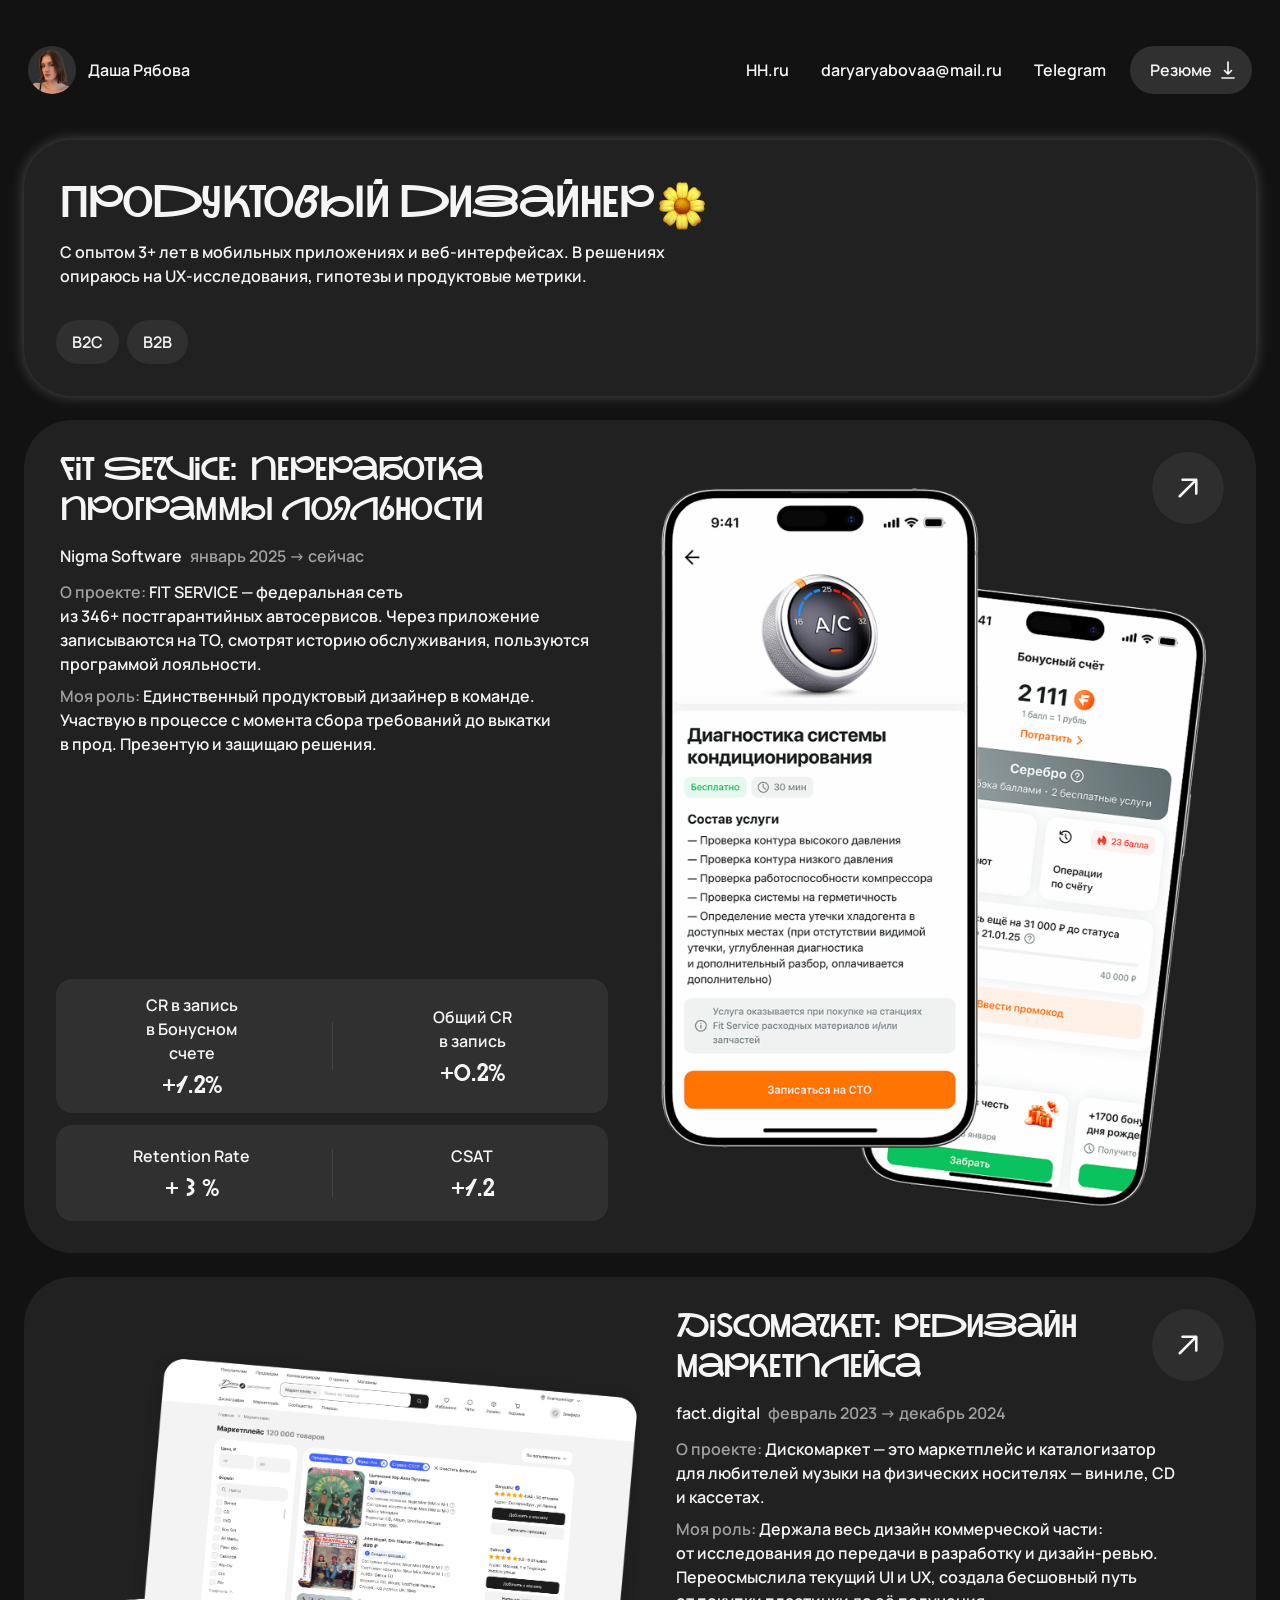
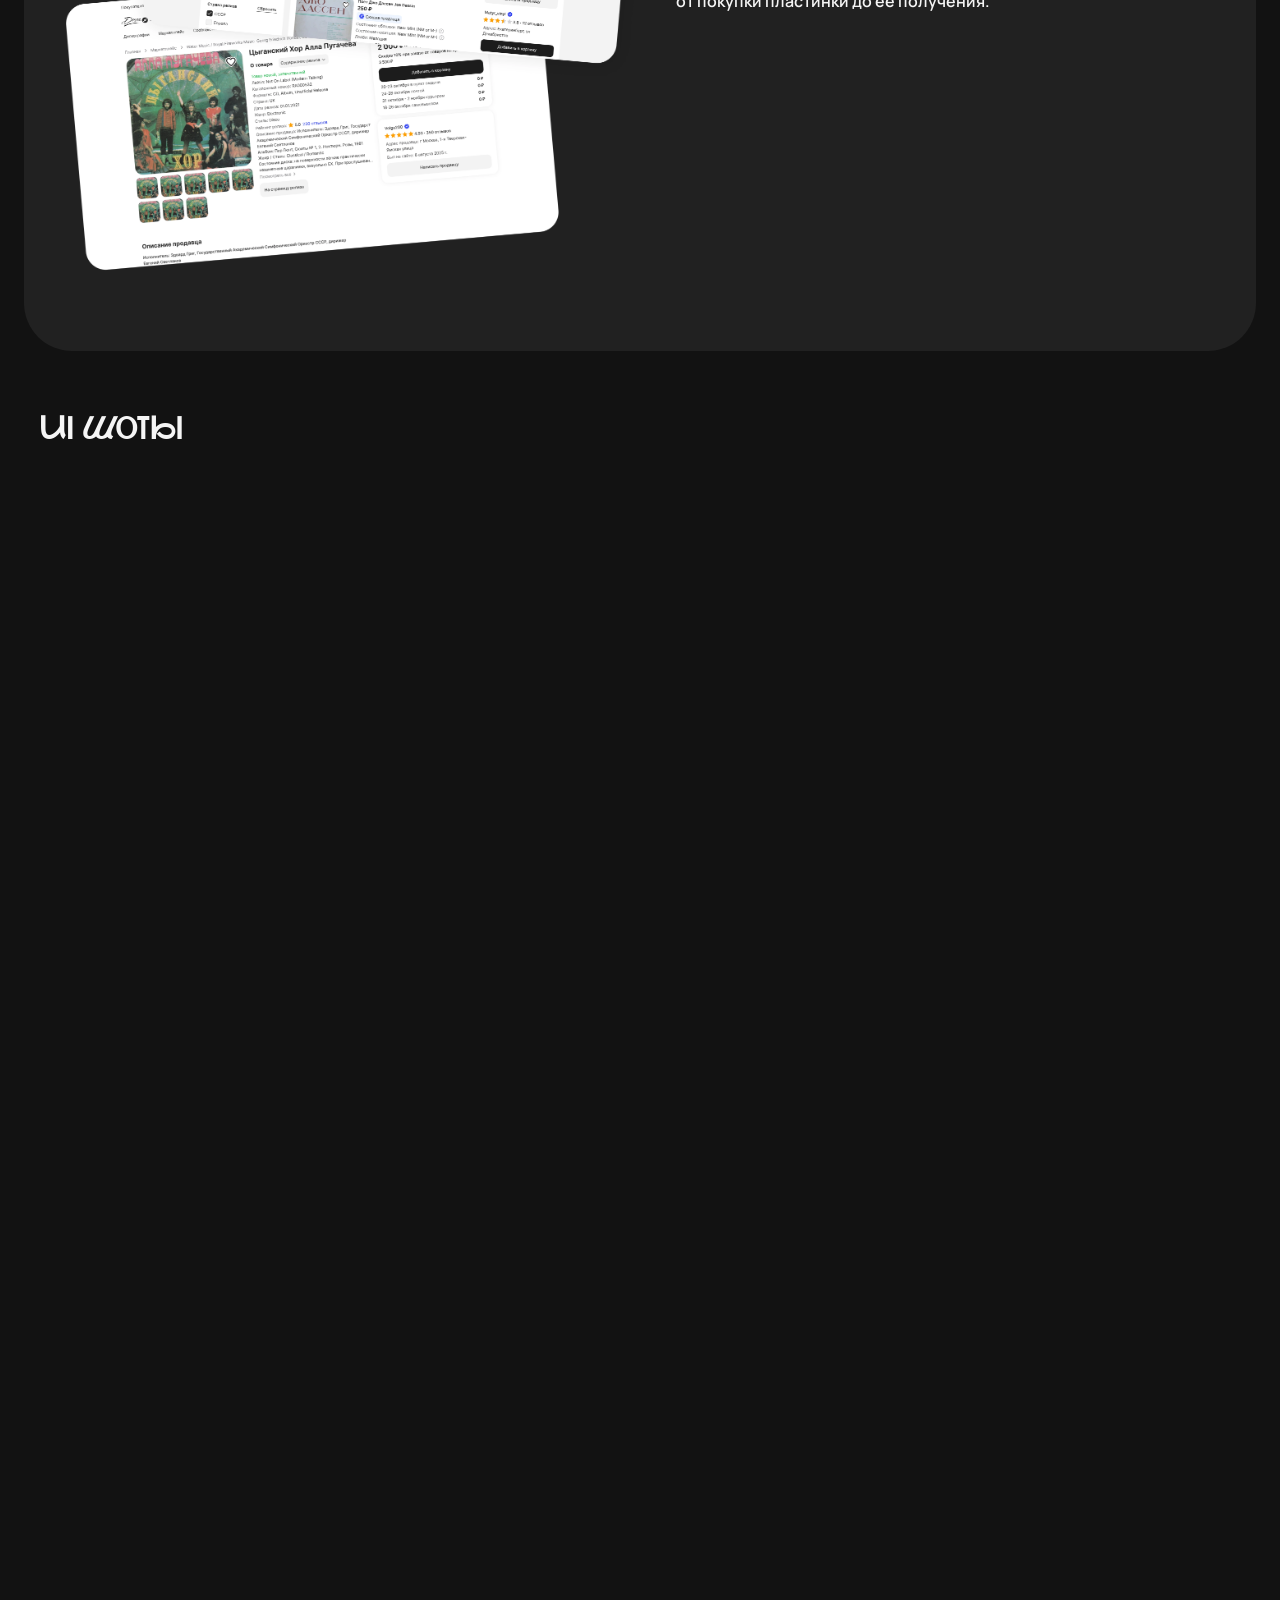
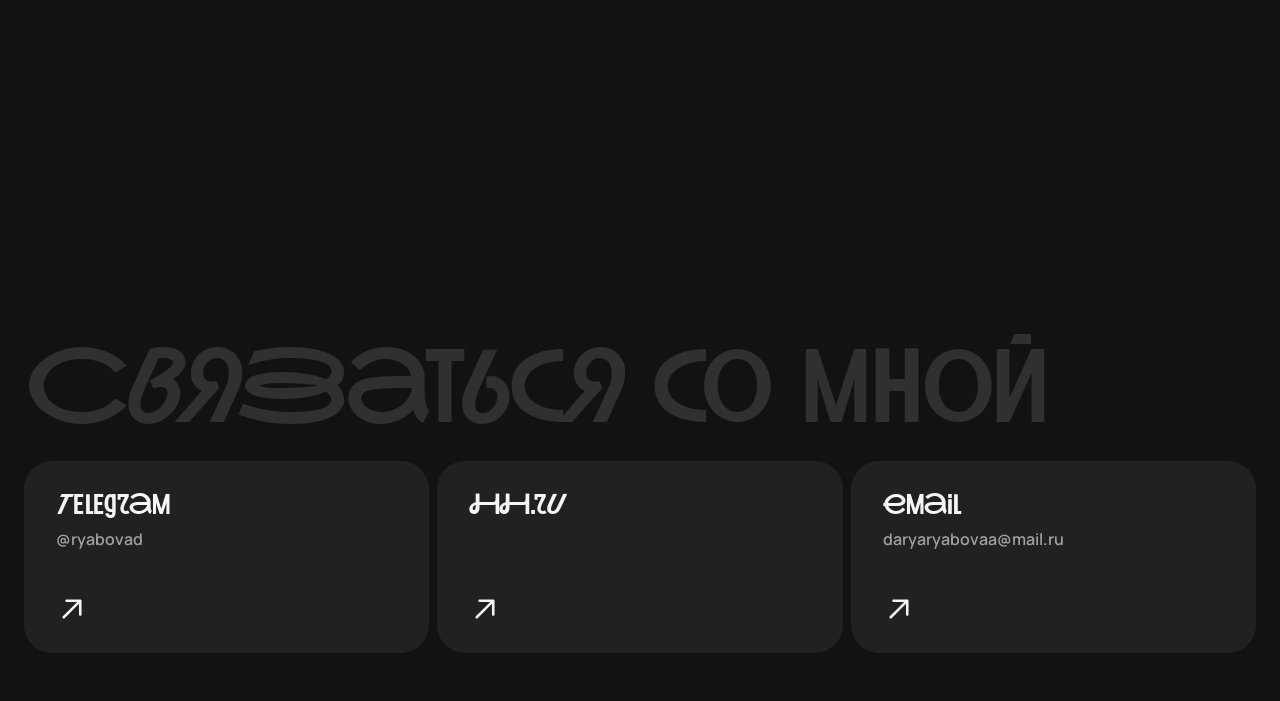
<file: index.html>
<!DOCTYPE html>
<html lang="ru">
<head>
  <meta charset="UTF-8" />
  <meta name="viewport" content="width=device-width, initial-scale=1, viewport-fit=cover" />
  <meta name="theme-color" content="#1a1a1a" />
  <title>Даша Рябова — продуктовый дизайнер</title>
  <meta name="description" content="Портфолио продуктового дизайнера Даши Рябовой. Мобильные приложения и веб-интерфейсы, опыт 3+ лет." />

  <link rel="preconnect" href="https://fonts.googleapis.com" />
  <link rel="preconnect" href="https://fonts.gstatic.com" crossorigin />
  <link href="https://fonts.googleapis.com/css2?family=Manrope:wght@600;700;800&display=swap" rel="stylesheet" />

  <link rel="stylesheet" href="css/style.css" />
</head>

<body>

  <!-- Шапка -->
  <header class="header">
    <div class="user">
      <span class="user__avatar"><img src="" alt="" data-slot="avatar" /></span>
      <p class="user__name" data-slot="name">&nbsp;</p>
    </div>
    <!-- Якоря разделов — видны только на 1440+ в сайдбаре -->
    <nav class="header-nav-sections" aria-label="Разделы">
      <a class="header-nav__link" href="#projects">Проекты</a>
      <a class="header-nav__link" href="#shots">UI шоты</a>
    </nav>
    <!-- Инлайн-нав появляется только на 1024+, вместо бургера -->
    <nav class="header-nav" aria-label="Контакты">
      <a class="header-nav__link" data-link="hh" target="_blank" rel="noopener">HH.ru</a>
      <a class="header-nav__link" data-link="email" data-slot="emailDisplay"></a>
      <a class="header-nav__link" data-link="telegram" target="_blank" rel="noopener">Telegram</a>
      <a class="header-nav__resume chip" data-link="resume" target="_blank" rel="noopener" download="Рябова Дарья резюме.pdf">
        Резюме
        <img src="images/icons/download.svg" alt="" width="24" height="24" />
      </a>
    </nav>
    <button class="burger" type="button" aria-label="Открыть меню" aria-controls="menu" aria-expanded="false">
      <img class="burger__icon burger__icon--open"  src="images/icons/burger.svg" alt="" width="24" height="24" />
      <img class="burger__icon burger__icon--close" src="images/icons/close.svg"  alt="" width="24" height="24" />
    </button>
  </header>

  <!-- Меню (выезжает только карточка, шапка остаётся) -->
  <div class="menu" id="menu" hidden>
    <div class="menu__backdrop" data-close-menu></div>
    <div class="menu__card" role="dialog" aria-modal="true" aria-label="Контакты">
      <a class="menu__link" data-link="hh"       target="_blank" rel="noopener">HH.ru</a>
      <a class="menu__link" data-link="email"    data-slot="emailDisplay">&nbsp;</a>
      <a class="menu__link" data-link="telegram" target="_blank" rel="noopener">Telegram</a>
      <div class="menu__resume-wrap">
        <a class="menu__resume chip" data-link="resume" target="_blank" rel="noopener" download="Рябова Дарья резюме.pdf">
          Резюме
          <img src="images/icons/download.svg" alt="" width="24" height="24" />
        </a>
      </div>
    </div>
  </div>

  <main>

    <!-- Hero -->
    <div class="hero-wrap" id="top">
      <section class="hero">
        <h1 class="hero__title">
          <span class="hero__title-line" data-slot="titleLine1">&nbsp;</span>
          <span class="hero__title-row">
            <span class="hero__title-line" data-slot="titleLine2">&nbsp;</span>
            <img class="hero__flower" src="images/icons/flower-m.svg" alt="" width="34" height="34" aria-hidden="true" />
          </span>
        </h1>
        <p class="hero__description" data-slot="description">&nbsp;</p>
        <div class="hero__tags" data-slot="tags"></div>
      </section>
    </div>

    <!-- Проекты -->
    <section class="section section--projects" id="projects" aria-label="Проекты">
      <div class="section__list" data-slot="projects"></div>
    </section>

    <!-- UI шоты — заголовок в отдельном контейнере с px-20 -->
    <div class="shots-heading" id="shots">
      <h2>UI шоты</h2>
    </div>
    <div class="shots-container" data-slot="shots"></div>

    <!-- Контакты -->
    <section class="section section--contacts" id="contacts" aria-labelledby="contacts-title">
      <p class="contacts-watermark" id="contacts-title">Связаться со мной</p>
      <div class="contacts-list">
        <a class="contact-card" data-link="telegram" target="_blank" rel="noopener">
          <span class="contact-card__text">
            <span class="contact-card__label">Telegram</span>
            <span class="contact-card__subtitle" data-slot="telegramHandle"></span>
          </span>
          <span class="contact-card__arrow">
            <img src="images/icons/arrow-forward-m.svg" alt="" width="24" height="24" />
          </span>
        </a>
        <a class="contact-card" data-link="hh" target="_blank" rel="noopener">
          <span class="contact-card__text">
            <span class="contact-card__label">HH.ru</span>
          </span>
          <span class="contact-card__arrow">
            <img src="images/icons/arrow-forward-m.svg" alt="" width="24" height="24" />
          </span>
        </a>
        <a class="contact-card" data-link="email">
          <span class="contact-card__text">
            <span class="contact-card__label">Email</span>
            <span class="contact-card__subtitle" data-slot="emailDisplay"></span>
          </span>
          <span class="contact-card__arrow">
            <img src="images/icons/arrow-forward-m.svg" alt="" width="24" height="24" />
          </span>
        </a>
      </div>
    </section>

  </main>

  <!-- common.js первым, main.js вторым -->
  <script src="js/common.js"></script>
  <script src="js/main.js"></script>
</body>
</html>
</file>
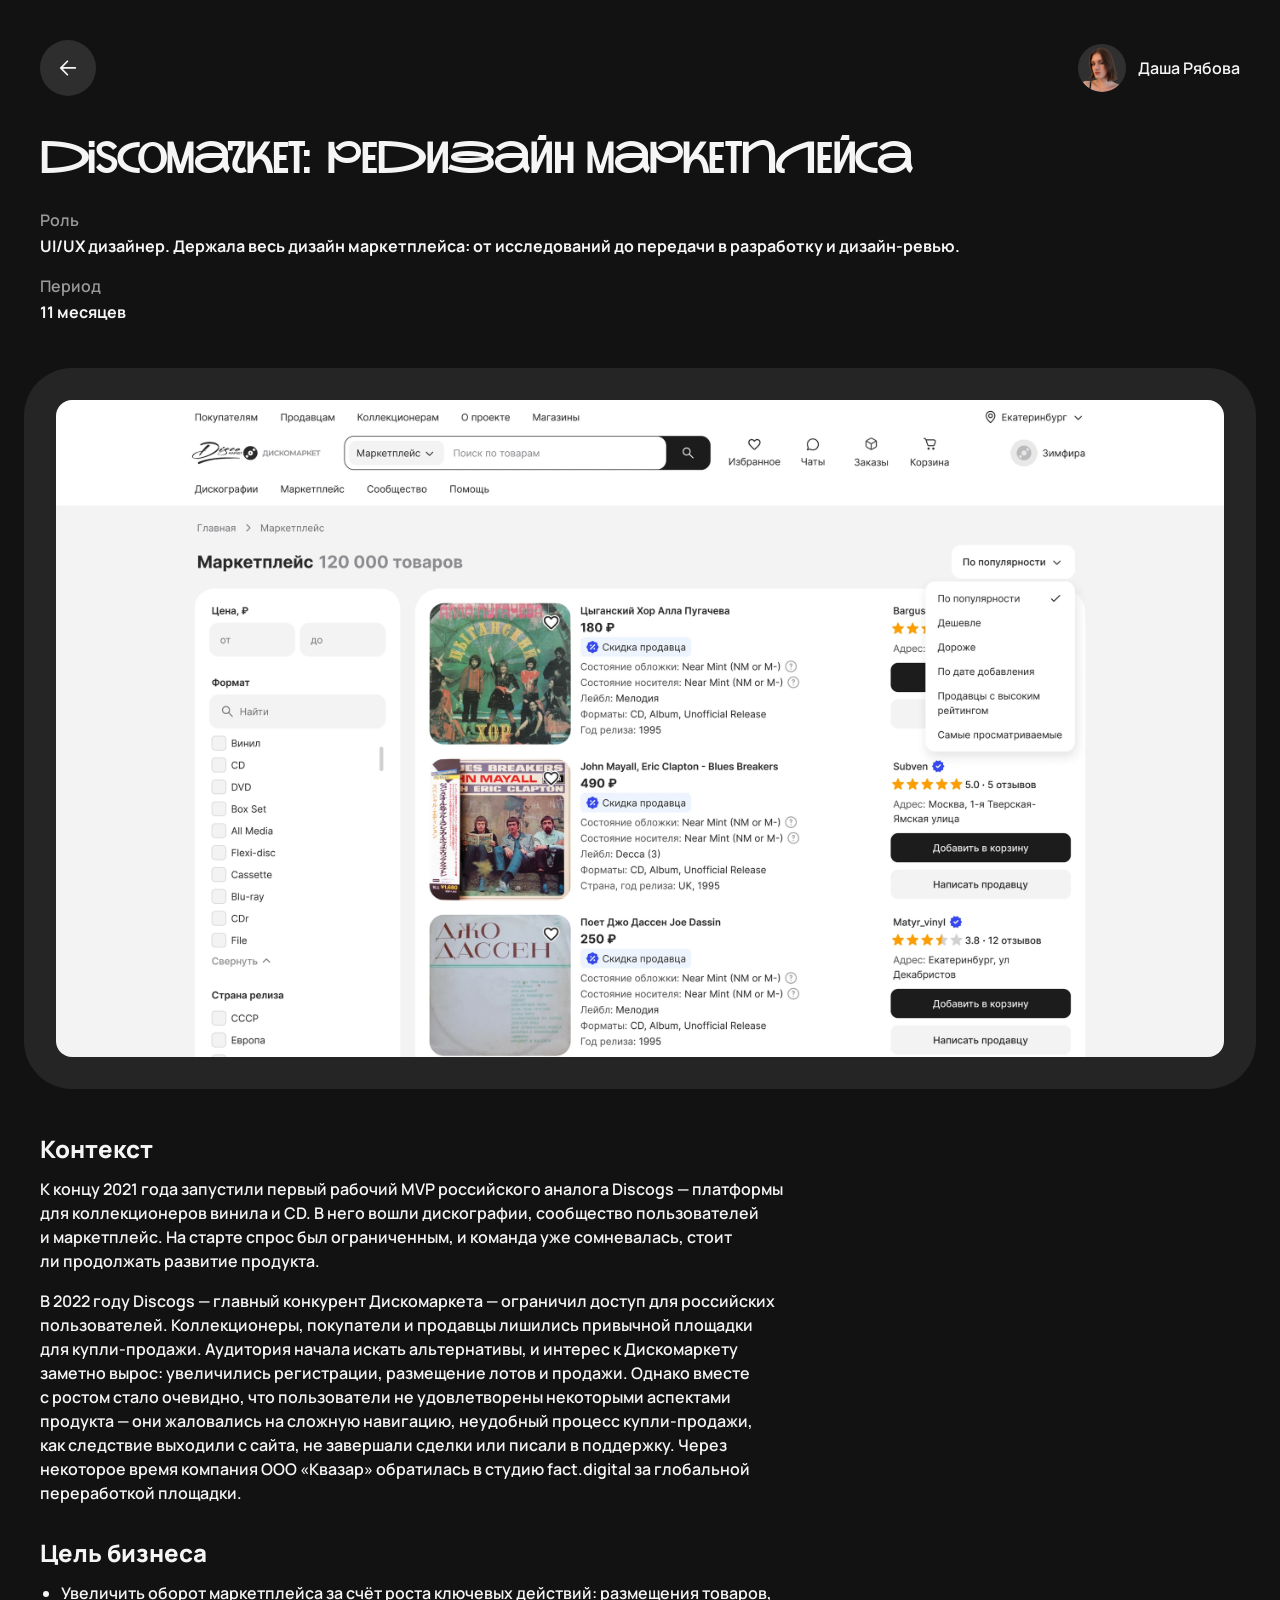
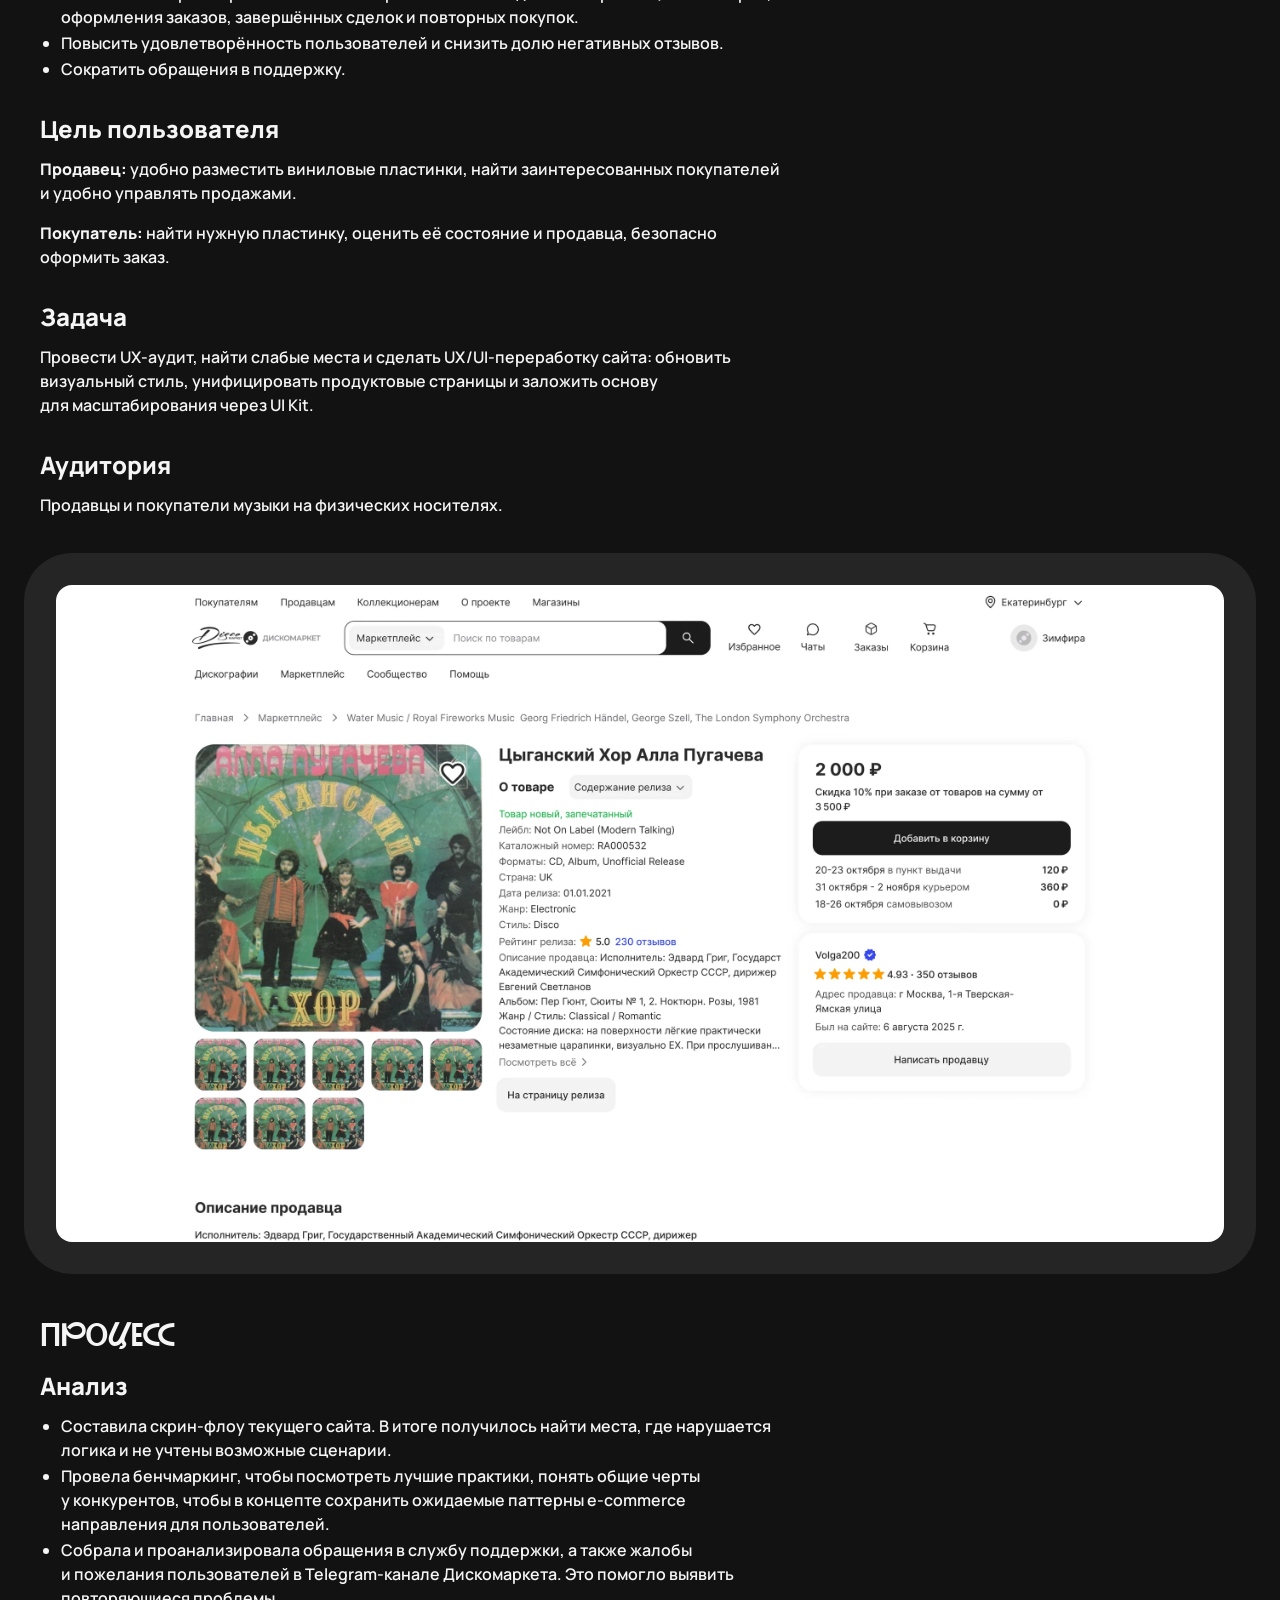
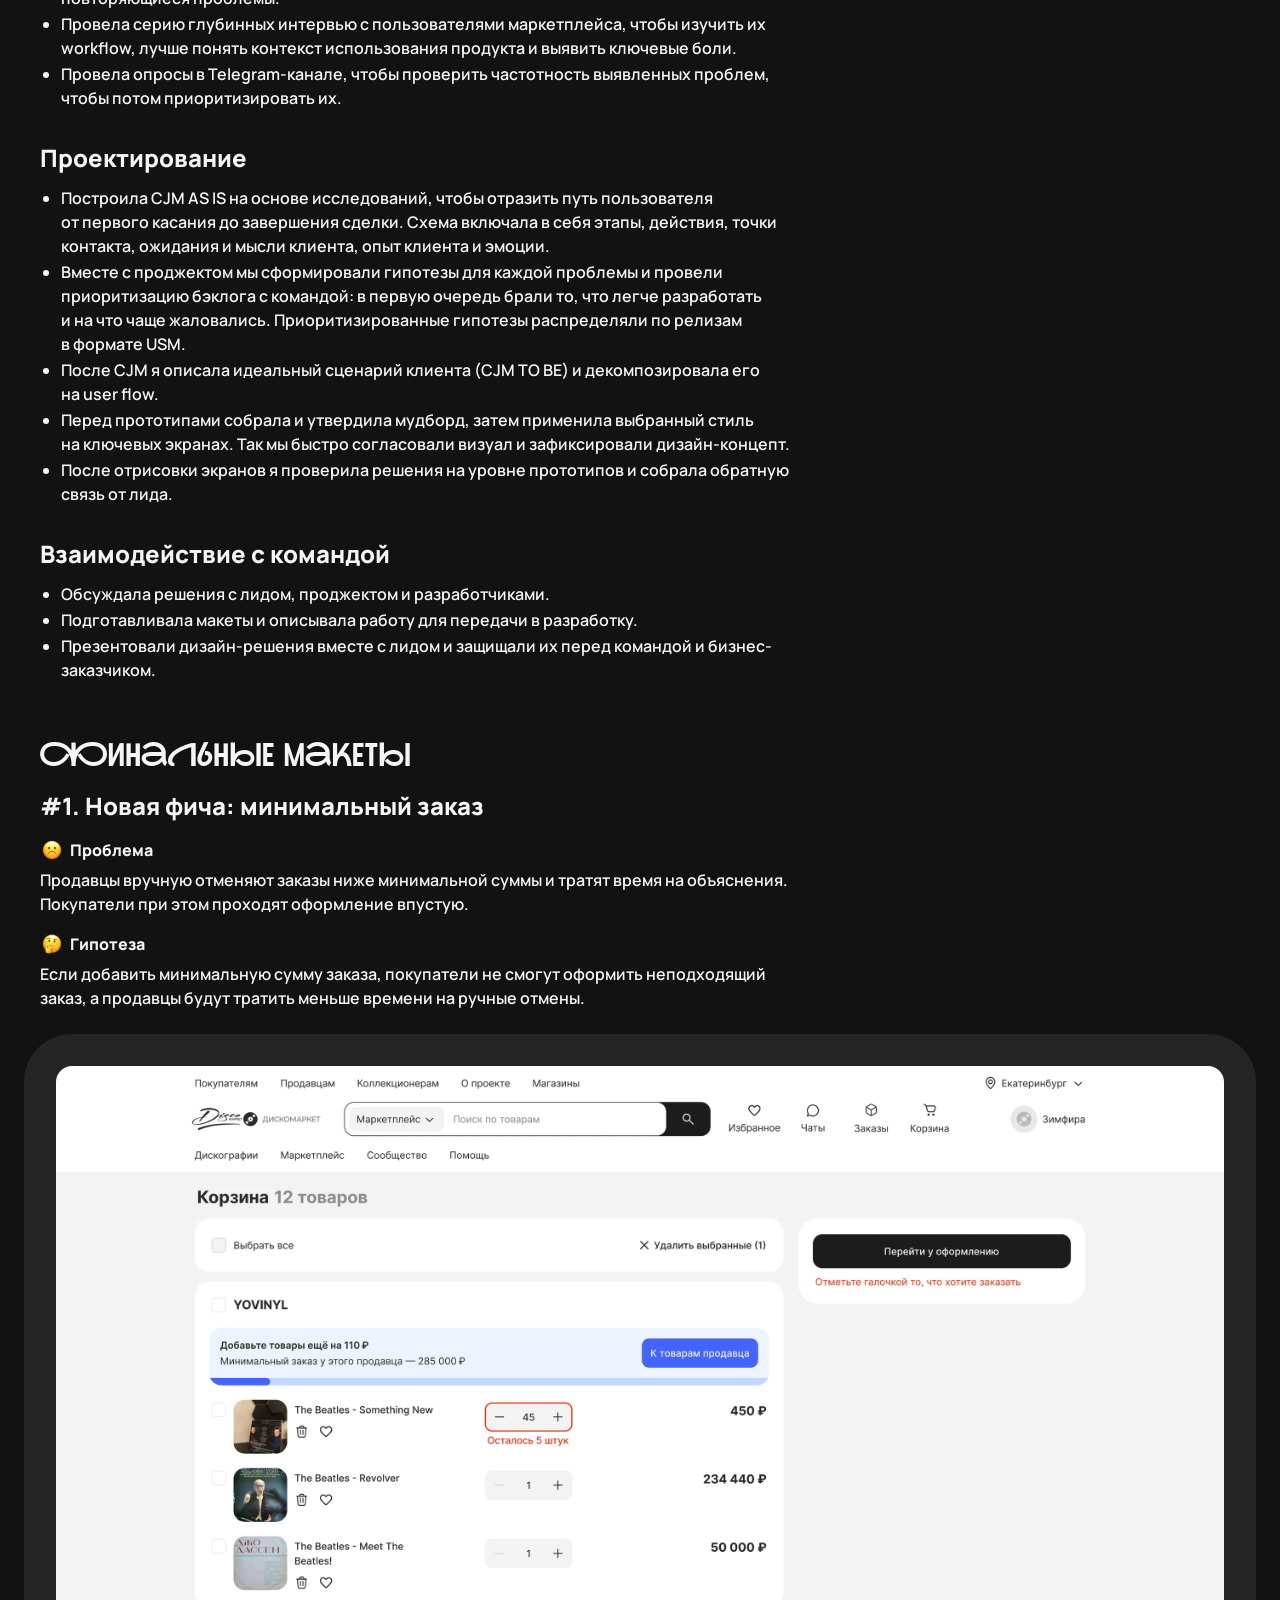
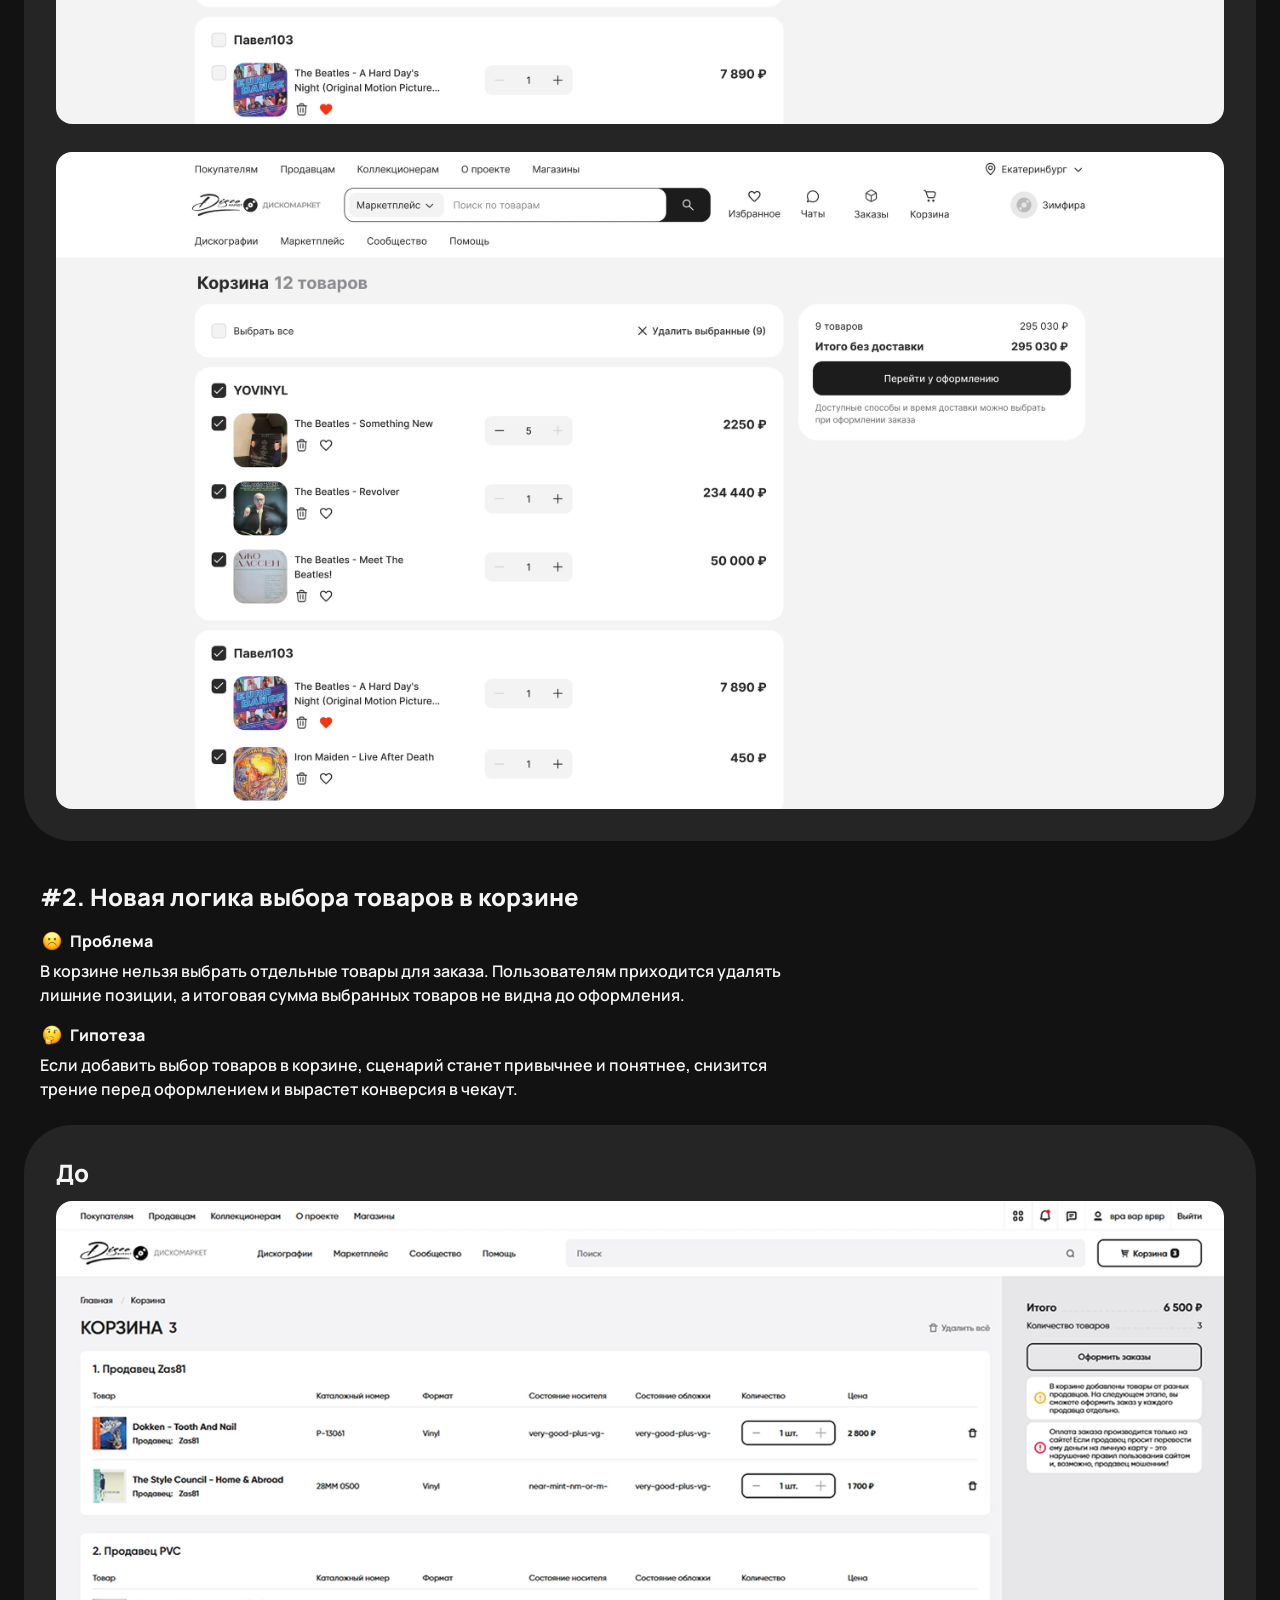
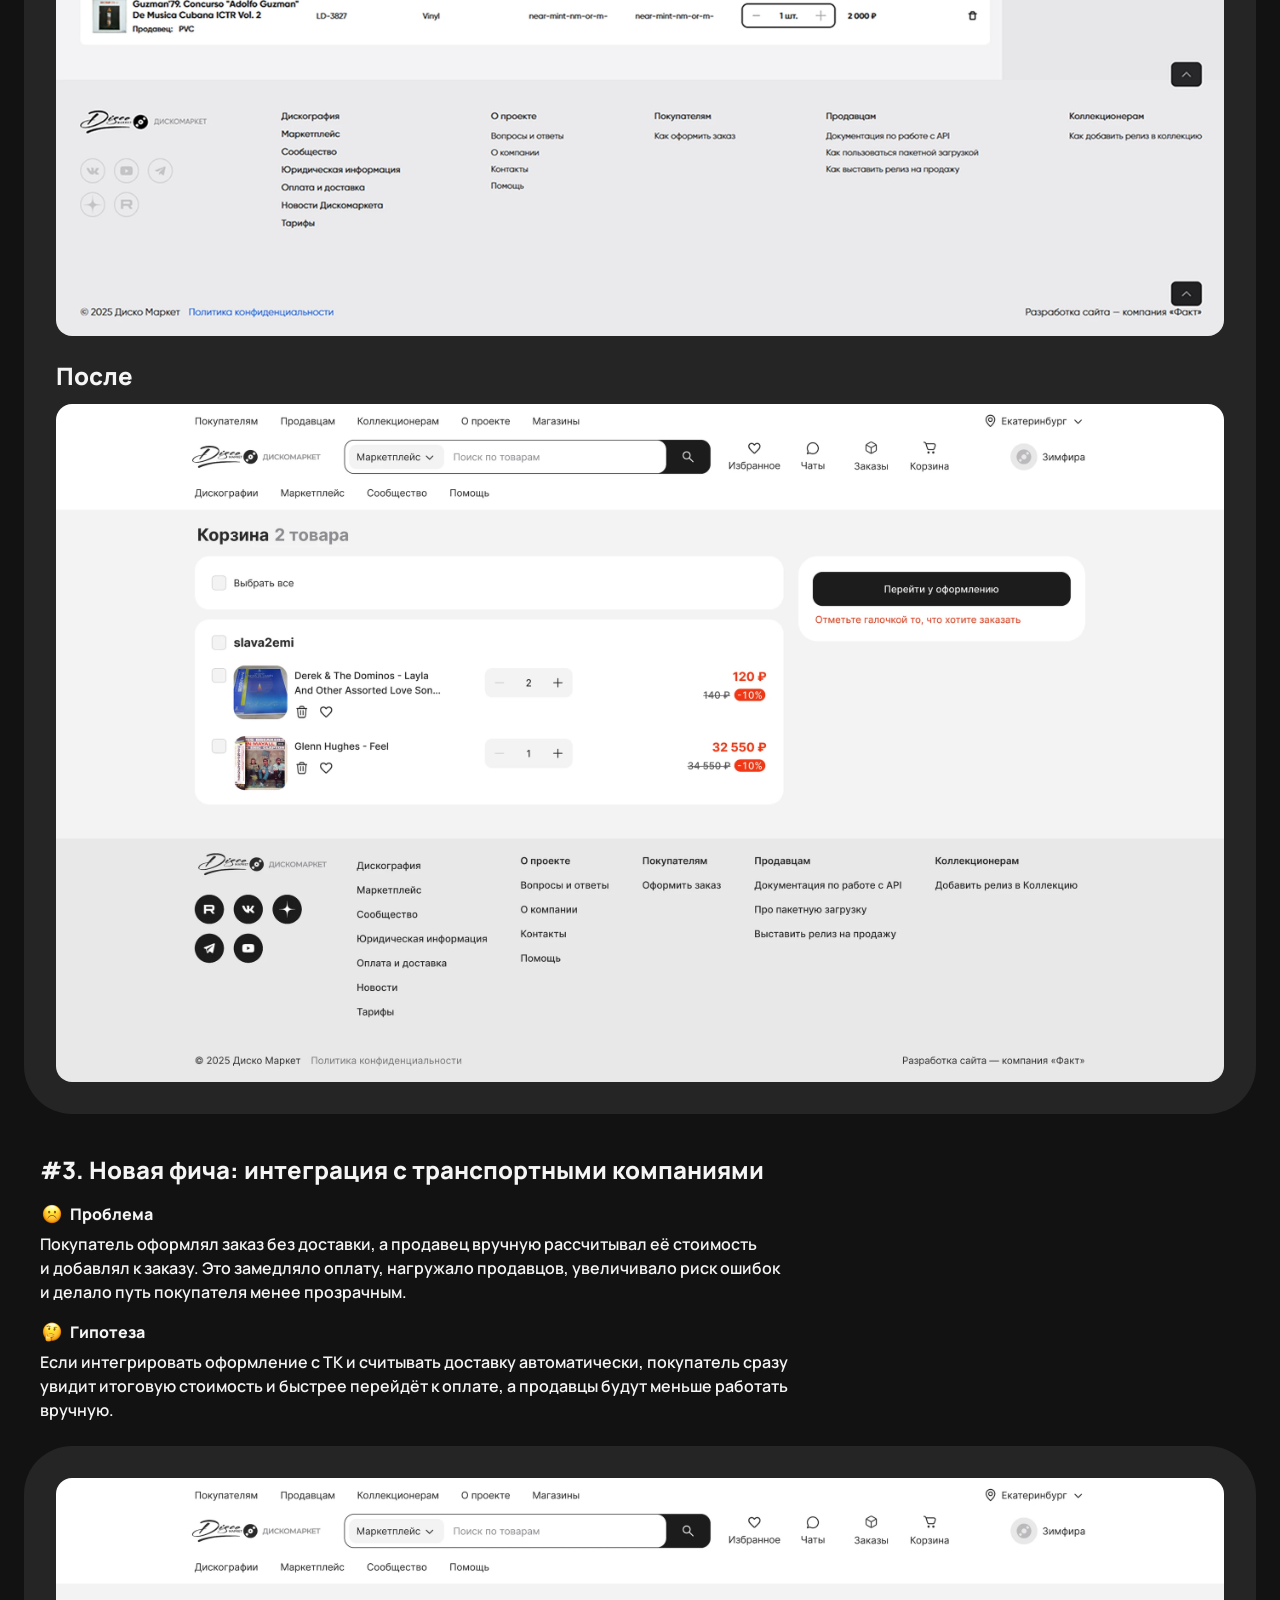
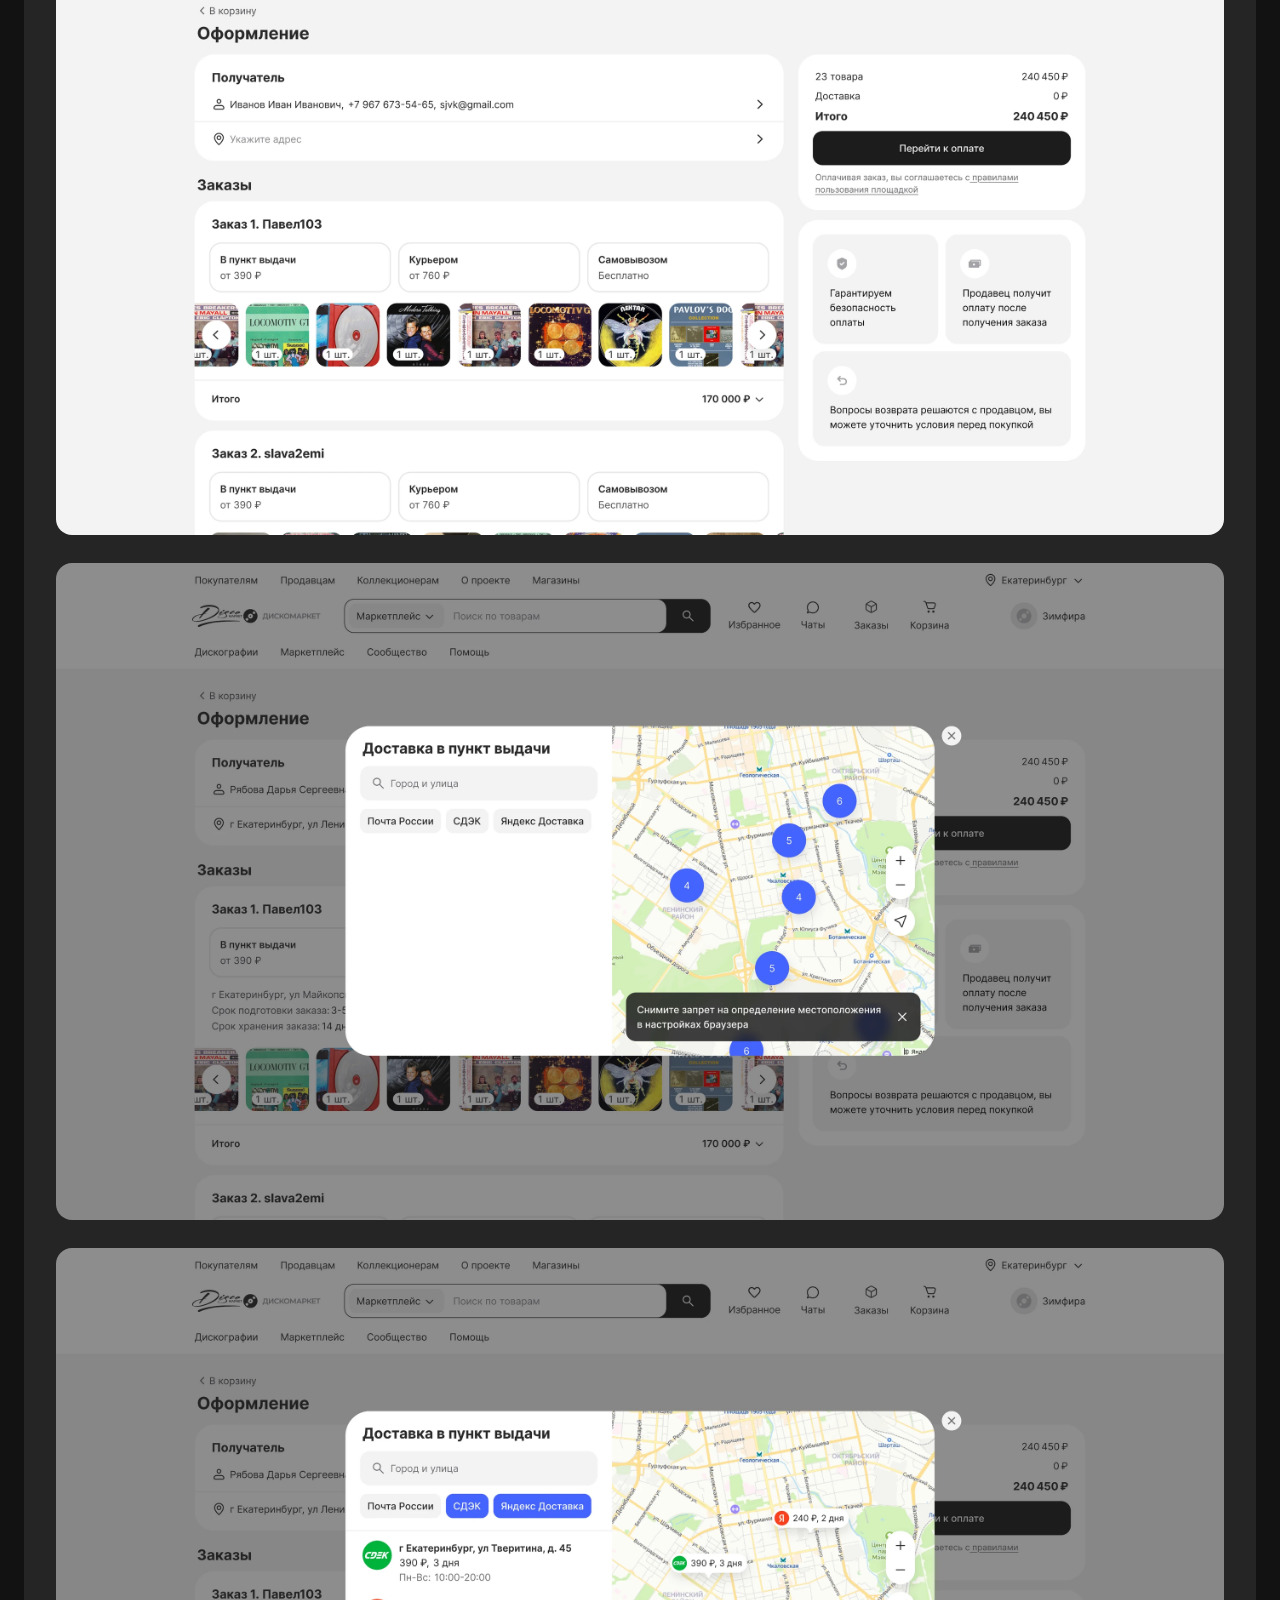
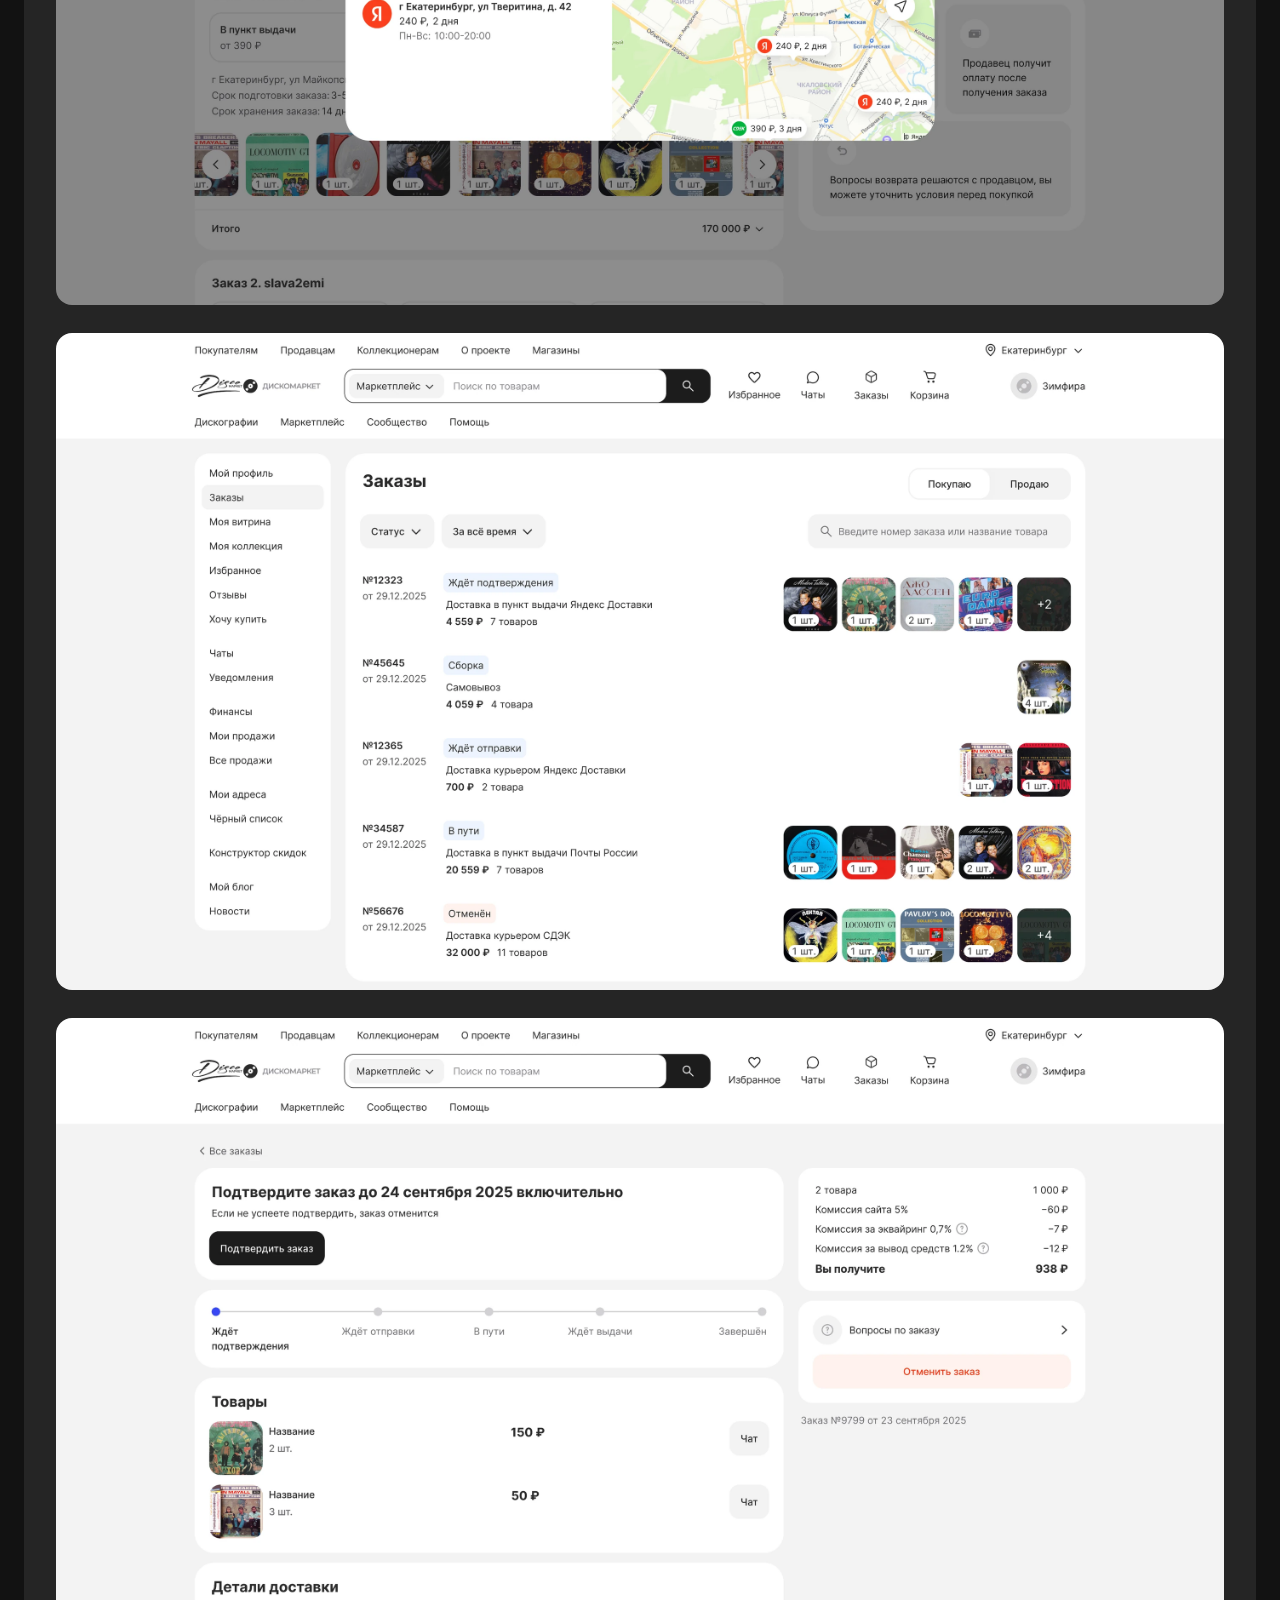
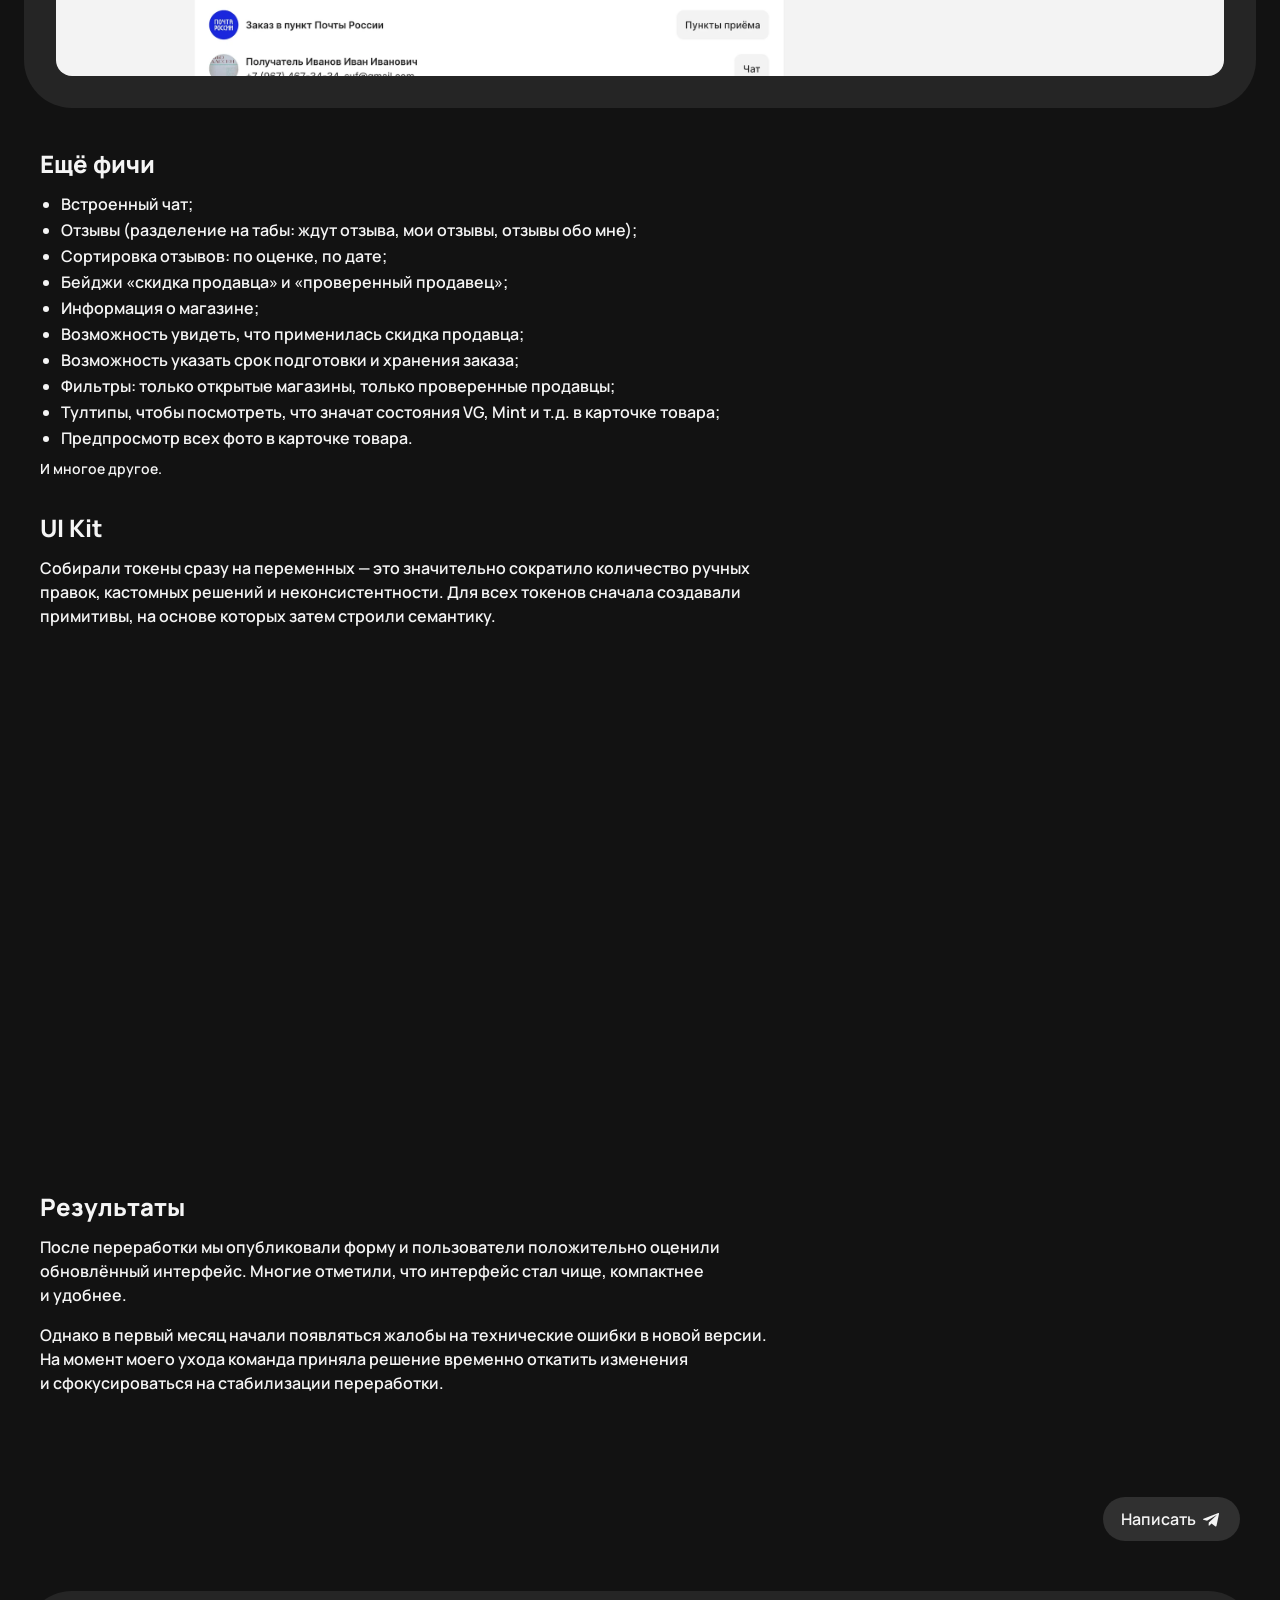
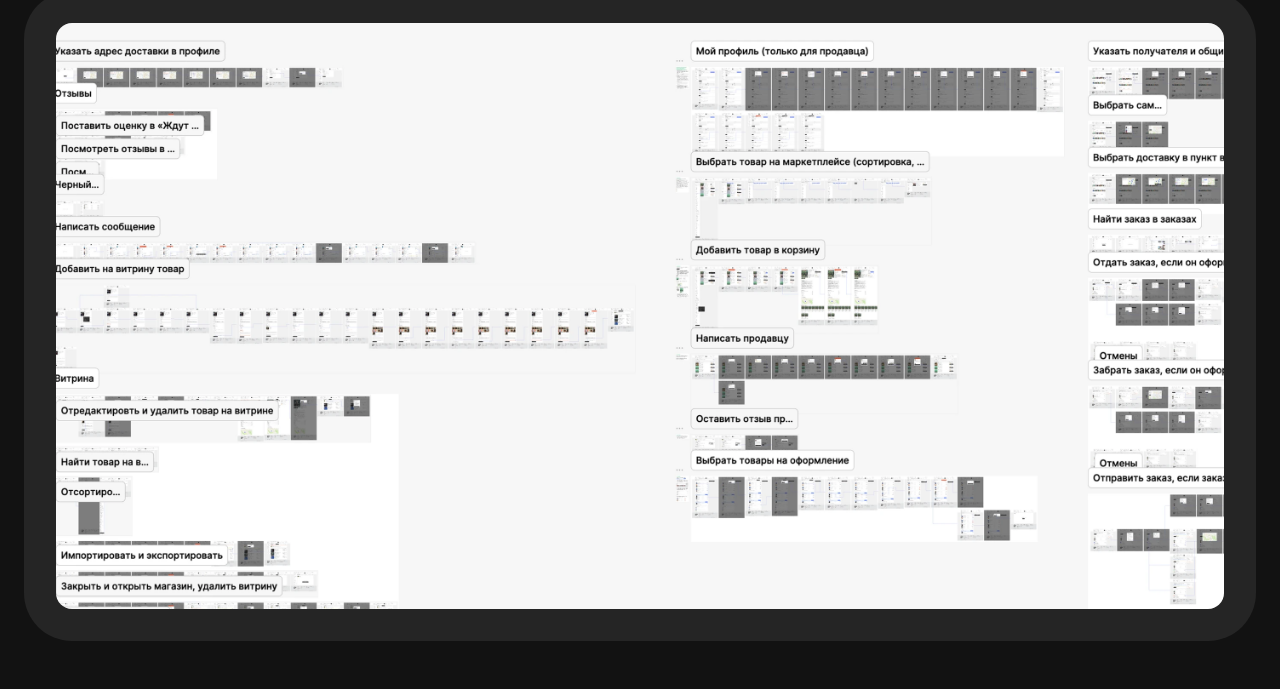
<file: cases/discomarket.html>
<!DOCTYPE html>
<html lang="ru">
<head>
  <meta charset="UTF-8" />
  <meta name="viewport" content="width=device-width, initial-scale=1, viewport-fit=cover" />
  <meta name="theme-color" content="#1a1a1a" />
  <title>Discomarket: редизайн маркетплейса — Даша Рябова</title>
  <link rel="preconnect" href="https://fonts.googleapis.com" />
  <link rel="preconnect" href="https://fonts.gstatic.com" crossorigin />
  <link href="https://fonts.googleapis.com/css2?family=Manrope:wght@600;700;800&display=swap" rel="stylesheet" />
  <link rel="stylesheet" href="../css/style.css" />
</head>
<body>

  <header class="case-header">
    <a class="case-back" href="../index.html#projects" aria-label="Назад к проектам">
      <img src="../images/icons/arrow-back.svg" alt="" width="24" height="24" />
    </a>
    <div class="user">
      <span class="user__avatar"><img src="../images/avatar.webp" alt="" /></span>
      <p class="user__name">Даша Рябова</p>
    </div>
  </header>

  <main>
    <h1 class="case-title">Discomarket: редизайн маркетплейса</h1>

    <div class="case-meta">
      <div class="case-meta__row">
        <span class="label">Роль</span>
        <span class="value">UI/UX дизайнер. Держала весь дизайн маркетплейса: от исследований до передачи в разработку и дизайн-ревью.</span>
      </div>
      <div class="case-meta__row">
        <span class="label">Период</span>
        <span class="value">11 месяцев</span>
      </div>
    </div>

    <!-- Hero — маркетплейс листинг -->
    <div class="case-media">
      <div class="case-media__image">
        <img src="../images/cases/discomarket/hero.webp" alt="Маркетплейс Дискомаркет — страница листинга" loading="eager" />
      </div>
    </div>

    <h3 class="case-h3 case-h3--tight">Контекст</h3>
    <p class="case-p">К концу 2021 года запустили первый рабочий MVP российского аналога Discogs — платформы для коллекционеров винила и CD. В него вошли дискографии, сообщество пользователей и маркетплейс. На старте спрос был ограниченным, и команда уже сомневалась, стоит ли продолжать развитие продукта.</p>
    <p class="case-p">В 2022 году Discogs — главный конкурент Дискомаркета — ограничил доступ для российских пользователей. Коллекционеры, покупатели и продавцы лишились привычной площадки для купли-продажи. Аудитория начала искать альтернативы, и интерес к Дискомаркету заметно вырос: увеличились регистрации, размещение лотов и продажи. Однако вместе с ростом стало очевидно, что пользователи не удовлетворены некоторыми аспектами продукта — они жаловались на сложную навигацию, неудобный процесс купли-продажи, как следствие выходили с сайта, не завершали сделки или писали в поддержку. Через некоторое время компания ООО «Квазар» обратилась в студию fact.digital за глобальной переработкой площадки.</p>

    <h3 class="case-h3 case-h3--snug">Цель бизнеса</h3>
    <div class="case-list"><ul>
      <li>Увеличить оборот маркетплейса за счёт роста ключевых действий: размещения товаров, оформления заказов, завершённых сделок и повторных покупок.</li>
      <li>Повысить удовлетворённость пользователей и снизить долю негативных отзывов.</li>
      <li>Сократить обращения в поддержку.</li>
    </ul></div>

    <h3 class="case-h3 case-h3--snug">Цель пользователя</h3>
    <p class="case-p"><strong style="font-weight:800">Продавец:</strong> удобно разместить виниловые пластинки, найти заинтересованных покупателей и удобно управлять продажами.</p>
    <p class="case-p"><strong style="font-weight:800">Покупатель:</strong> найти нужную пластинку, оценить её состояние и продавца, безопасно оформить заказ.</p>

    <h3 class="case-h3 case-h3--snug">Задача</h3>
    <p class="case-p">Провести UX-аудит, найти слабые места и сделать UX/UI-переработку сайта: обновить визуальный стиль, унифицировать продуктовые страницы и заложить основу для масштабирования через UI Kit.</p>

    <h3 class="case-h3 case-h3--snug">Аудитория</h3>
    <p class="case-p">Продавцы и покупатели музыки на физических носителях.</p>

    <div class="case-media case-media--p24">
      <div class="case-media__image">
        <img src="../images/cases/discomarket/overview.webp" alt="User flow: масштаб проекта Дискомаркет" loading="lazy" />
      </div>
    </div>

    <h2 class="case-h2 case-h2--tight">Процесс</h2>

    <h3 class="case-h3 case-h3--bare">Анализ</h3>
    <div class="case-list"><ul>
      <li>Составила скрин-флоу текущего сайта. В итоге получилось найти места, где нарушается логика и не учтены возможные сценарии.</li>
      <li>Провела бенчмаркинг, чтобы посмотреть лучшие практики, понять общие черты у конкурентов, чтобы в концепте сохранить ожидаемые паттерны e-commerce направления для пользователей.</li>
      <li>Собрала и проанализировала обращения в службу поддержки, а также жалобы и пожелания пользователей в Telegram-канале Дискомаркета. Это помогло выявить повторяющиеся проблемы.</li>
      <li>Провела серию глубинных интервью с пользователями маркетплейса, чтобы изучить их workflow, лучше понять контекст использования продукта и выявить ключевые боли.</li>
      <li>Провела опросы в Telegram-канале, чтобы проверить частотность выявленных проблем, чтобы потом приоритизировать их.</li>
    </ul></div>

    <h3 class="case-h3 case-h3--snug">Проектирование</h3>
    <div class="case-list"><ul>
      <li>Построила CJM AS IS на основе исследований, чтобы отразить путь пользователя от первого касания до завершения сделки. Схема включала в себя этапы, действия, точки контакта, ожидания и мысли клиента, опыт клиента и эмоции.</li>
      <li>Вместе с проджектом мы сформировали гипотезы для каждой проблемы и провели приоритизацию бэклога с командой: в первую очередь брали то, что легче разработать и на что чаще жаловались. Приоритизированные гипотезы распределяли по релизам в формате USM.</li>
      <li>После CJM я описала идеальный сценарий клиента (CJM TO BE) и декомпозировала его на user flow.</li>
      <li>Перед прототипами собрала и утвердила мудборд, затем применила выбранный стиль на ключевых экранах. Так мы быстро согласовали визуал и зафиксировали дизайн-концепт.</li>
      <li>После отрисовки экранов я проверила решения на уровне прототипов и собрала обратную связь от лида.</li>
    </ul></div>

    <h3 class="case-h3 case-h3--snug">Взаимодействие с командой</h3>
    <div class="case-list"><ul>
      <li>Обсуждала решения с лидом, проджектом и разработчиками.</li>
      <li>Подготавливала макеты и описывала работу для передачи в разработку.</li>
      <li>Презентовали дизайн-решения вместе с лидом и защищали их перед командой и бизнес-заказчиком.</li>
    </ul></div>

    <h2 class="case-h2 case-h2--lift">Финальные макеты</h2>

    <!-- ============ #1 Минимальный заказ ============ -->
    <h3 class="case-h3 case-h3--bare case-h3--feature">#1. Новая фича: минимальный заказ</h3>

    <div class="case-callout">
      <div class="case-callout__item">
        <div class="case-callout__head">
          <img class="case-callout__icon" src="../images/icons/bad.svg" alt="" width="24" height="24" />
          Проблема
        </div>
        <p class="case-callout__text">Продавцы вручную отменяют заказы ниже минимальной суммы и тратят время на объяснения. Покупатели при этом проходят оформление впустую.</p>
      </div>
      <div class="case-callout__item">
        <div class="case-callout__head">
          <img class="case-callout__icon" src="../images/icons/good.svg" alt="" width="24" height="24" />
          Гипотеза
        </div>
        <p class="case-callout__text">Если добавить минимальную сумму заказа, покупатели не смогут оформить неподходящий заказ, а продавцы будут тратить меньше времени на ручные отмены.</p>
      </div>
    </div>

    <div class="case-media case-media--p12">
      <div class="case-media__image">
        <img src="../images/cases/discomarket/feature-1-1.webp" alt="Корзина с уведомлением о минимальной сумме заказа" loading="lazy" />
      </div>
      <div class="case-media__image">
        <img src="../images/cases/discomarket/feature-1-2.webp" alt="Корзина с выбором товаров" loading="lazy" />
      </div>
    </div>

    <!-- ============ #2 Выбор товаров в корзине ============ -->
    <h3 class="case-h3 case-h3--feature">#2. Новая логика выбора товаров в корзине</h3>

    <div class="case-callout">
      <div class="case-callout__item">
        <div class="case-callout__head">
          <img class="case-callout__icon" src="../images/icons/bad.svg" alt="" width="24" height="24" />
          Проблема
        </div>
        <p class="case-callout__text">В корзине нельзя выбрать отдельные товары для заказа. Пользователям приходится удалять лишние позиции, а итоговая сумма выбранных товаров не видна до оформления.</p>
      </div>
      <div class="case-callout__item">
        <div class="case-callout__head">
          <img class="case-callout__icon" src="../images/icons/good.svg" alt="" width="24" height="24" />
          Гипотеза
        </div>
        <p class="case-callout__text">Если добавить выбор товаров в корзине, сценарий станет привычнее и понятнее, снизится трение перед оформлением и вырастет конверсия в чекаут.</p>
      </div>
    </div>

    <div class="case-compare">
      <div class="case-compare__block">
        <p class="case-compare__label">До</p>
        <div class="case-compare__media">
          <img src="../images/cases/discomarket/cart-before.webp" alt="Корзина — старый дизайн без выбора товаров" loading="lazy" />
        </div>
      </div>
      <div class="case-compare__block">
        <p class="case-compare__label">После</p>
        <div class="case-compare__media">
          <img src="../images/cases/discomarket/cart-after.webp" alt="Корзина — новый дизайн с выбором товаров через чекбоксы" loading="lazy" />
        </div>
      </div>
    </div>

    <!-- ============ #3 Интеграция с ТК ============ -->
    <h3 class="case-h3 case-h3--feature">#3. Новая фича: интеграция с транспортными компаниями</h3>

    <div class="case-callout">
      <div class="case-callout__item">
        <div class="case-callout__head">
          <img class="case-callout__icon" src="../images/icons/bad.svg" alt="" width="24" height="24" />
          Проблема
        </div>
        <p class="case-callout__text">Покупатель оформлял заказ без доставки, а продавец вручную рассчитывал её стоимость и добавлял к заказу. Это замедляло оплату, нагружало продавцов, увеличивало риск ошибок и делало путь покупателя менее прозрачным.</p>
      </div>
      <div class="case-callout__item">
        <div class="case-callout__head">
          <img class="case-callout__icon" src="../images/icons/good.svg" alt="" width="24" height="24" />
          Гипотеза
        </div>
        <p class="case-callout__text">Если интегрировать оформление с ТК и считывать доставку автоматически, покупатель сразу увидит итоговую стоимость и быстрее перейдёт к оплате, а продавцы будут меньше работать вручную.</p>
      </div>
    </div>

    <div class="case-media case-media--p12">
      <div class="case-media__image">
        <img src="../images/cases/discomarket/feature-3-1.webp" alt="Оформление заказа с выбором доставки" loading="lazy" />
      </div>
      <div class="case-media__image">
        <img src="../images/cases/discomarket/feature-3-2.webp" alt="Карта пунктов выдачи — геолокация отключена" loading="lazy" />
      </div>
      <div class="case-media__image">
        <img src="../images/cases/discomarket/feature-3-3.webp" alt="Карта пунктов выдачи с пинами СДЭК, Яндекс, Почта" loading="lazy" />
      </div>
      <div class="case-media__image">
        <img src="../images/cases/discomarket/feature-3-4.webp" alt="Список заказов покупателя" loading="lazy" />
      </div>
      <div class="case-media__image">
        <img src="../images/cases/discomarket/feature-3-5.webp" alt="Детали заказа с треком доставки" loading="lazy" />
      </div>
    </div>

    <!-- ============ Ещё фичи ============ -->
    <h3 class="case-h3">Ещё фичи</h3>
    <div class="case-list">
      <ul>
        <li>Встроенный чат;</li>
        <li>Отзывы (разделение на табы: ждут отзыва, мои отзывы, отзывы обо мне);</li>
        <li>Сортировка отзывов: по оценке, по дате;</li>
        <li>Бейджи «скидка продавца» и «проверенный продавец»;</li>
        <li>Информация о магазине;</li>
        <li>Возможность увидеть, что применилась скидка продавца;</li>
        <li>Возможность указать срок подготовки и хранения заказа;</li>
        <li>Фильтры: только открытые магазины, только проверенные продавцы;</li>
        <li>Тултипы, чтобы посмотреть, что значат состояния VG, Mint и т.д. в карточке товара;</li>
        <li>Предпросмотр всех фото в карточке товара.</li>
      </ul>
      <p style="margin:8px 0 0;font-size:14px;line-height:22px">И многое другое.</p>
    </div>

    <!-- ============ UI Kit ============ -->
    <h3 class="case-h3 case-h3--snug">UI Kit</h3>
    <p class="case-p">Собирали токены сразу на переменных — это значительно сократило количество ручных правок, кастомных решений и неконсистентности. Для всех токенов сначала создавали примитивы, на основе которых затем строили семантику.</p>

    <div class="case-media case-media--p12">
      <div class="case-media__image">
        <img src="../images/cases/discomarket/ui-kitt.webp" alt="UI Kit Дискомаркета: инпуты, кнопки, модальные элементы" loading="lazy" />
      </div>
    </div>

    <!-- ============ Результаты ============ -->
    <h3 class="case-h3">Результаты</h3>
    <p class="case-p">После переработки мы опубликовали форму и пользователи положительно оценили обновлённый интерфейс. Многие отметили, что интерфейс стал чище, компактнее и удобнее.</p>
    <p class="case-p">Однако в первый месяц начали появляться жалобы на технические ошибки в новой версии. На момент моего ухода команда приняла решение временно откатить изменения и сфокусироваться на стабилизации переработки.</p>

    <!-- ============ Outro ============ -->
    <div class="case-outro-wrap">
      <p class="case-outro">Буду рада подробнее рассказать о кейсе на собеседовании</p>
      <div class="case-write">
        <a class="case-write__btn" href="https://t.me/ryabovad" target="_blank" rel="noopener">
          Написать
          <img src="../images/icons/telegram.svg" alt="" width="24" height="24" />
        </a>
      </div>
    </div>

    <!-- ============ User flow thumb ============ -->
    <div class="case-figma-thumb">
      <div class="case-figma-thumb__inner">
        <img src="../images/cases/discomarket/user-flow.webp" alt="User flow: масштаб проекта Дискомаркет" />
      </div>
    </div>

  </main>

  <script src="../js/common.js"></script>
</body>
</html>
</file>
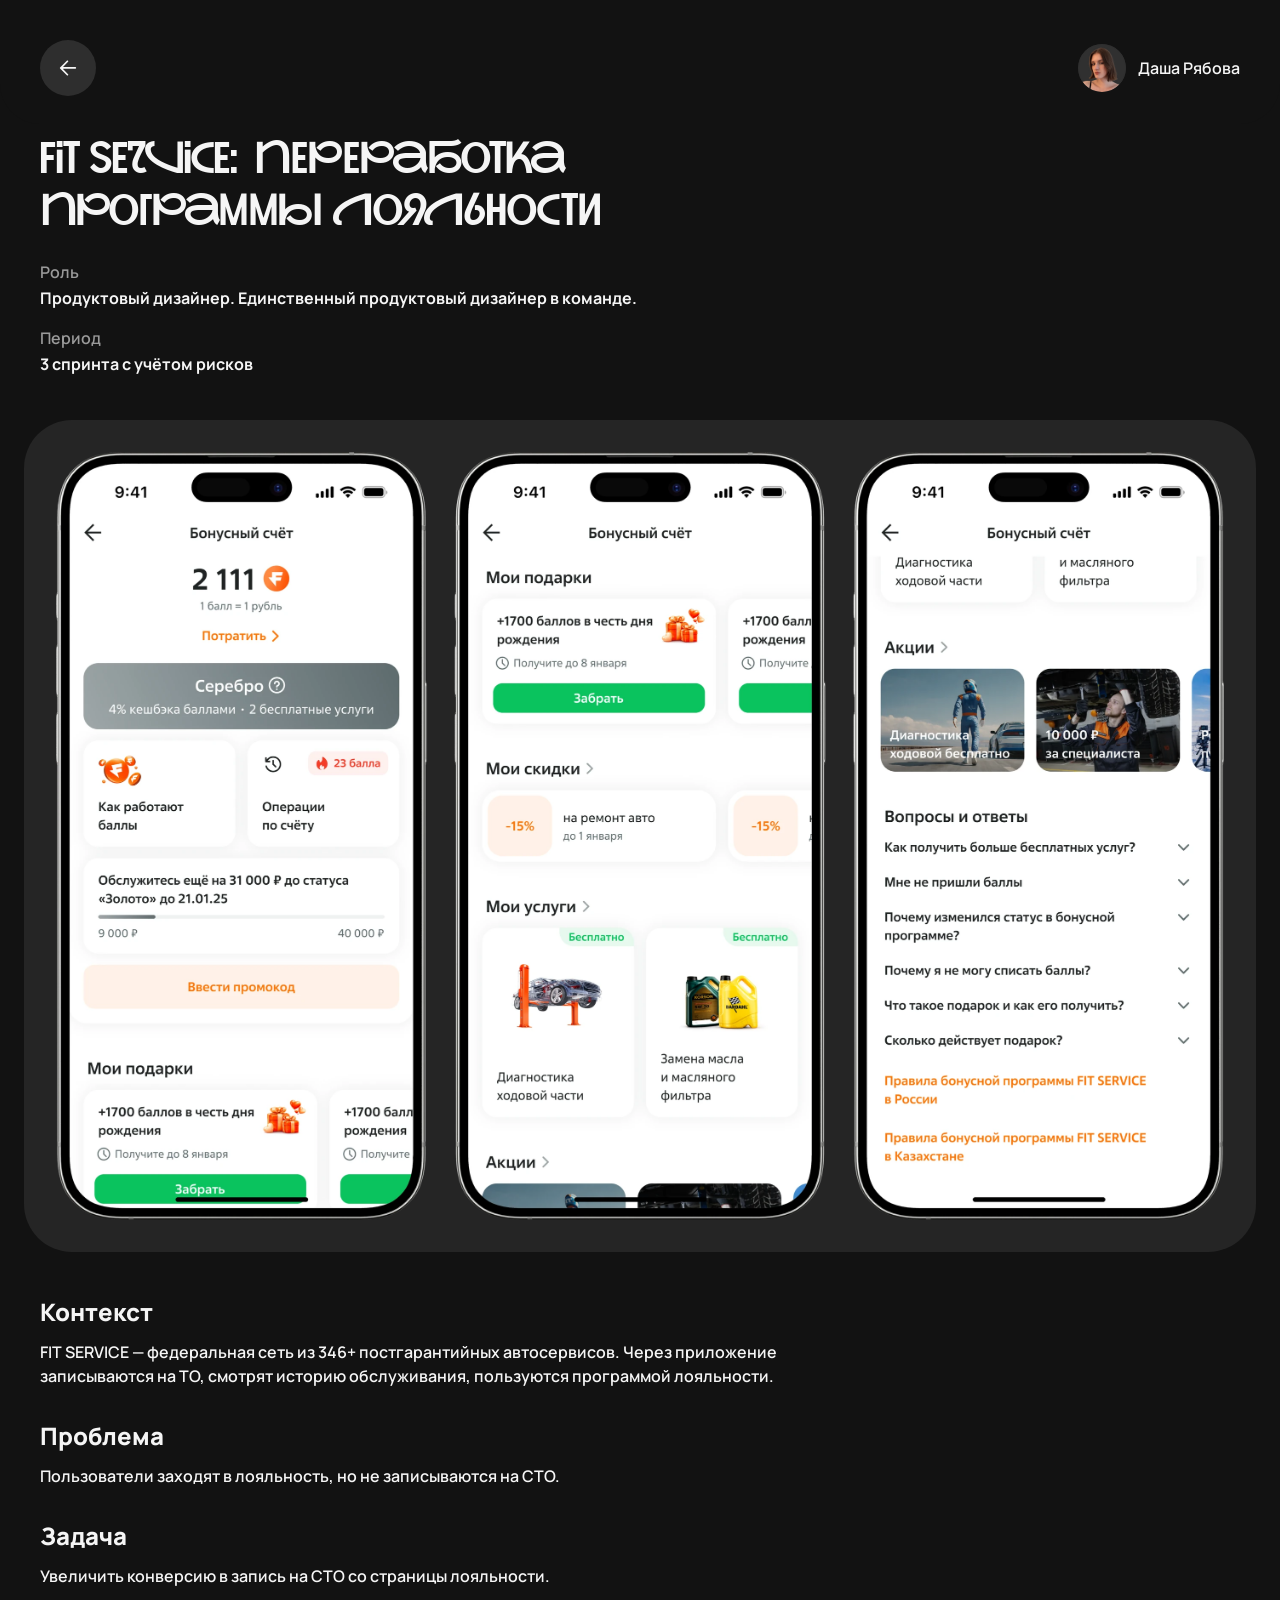
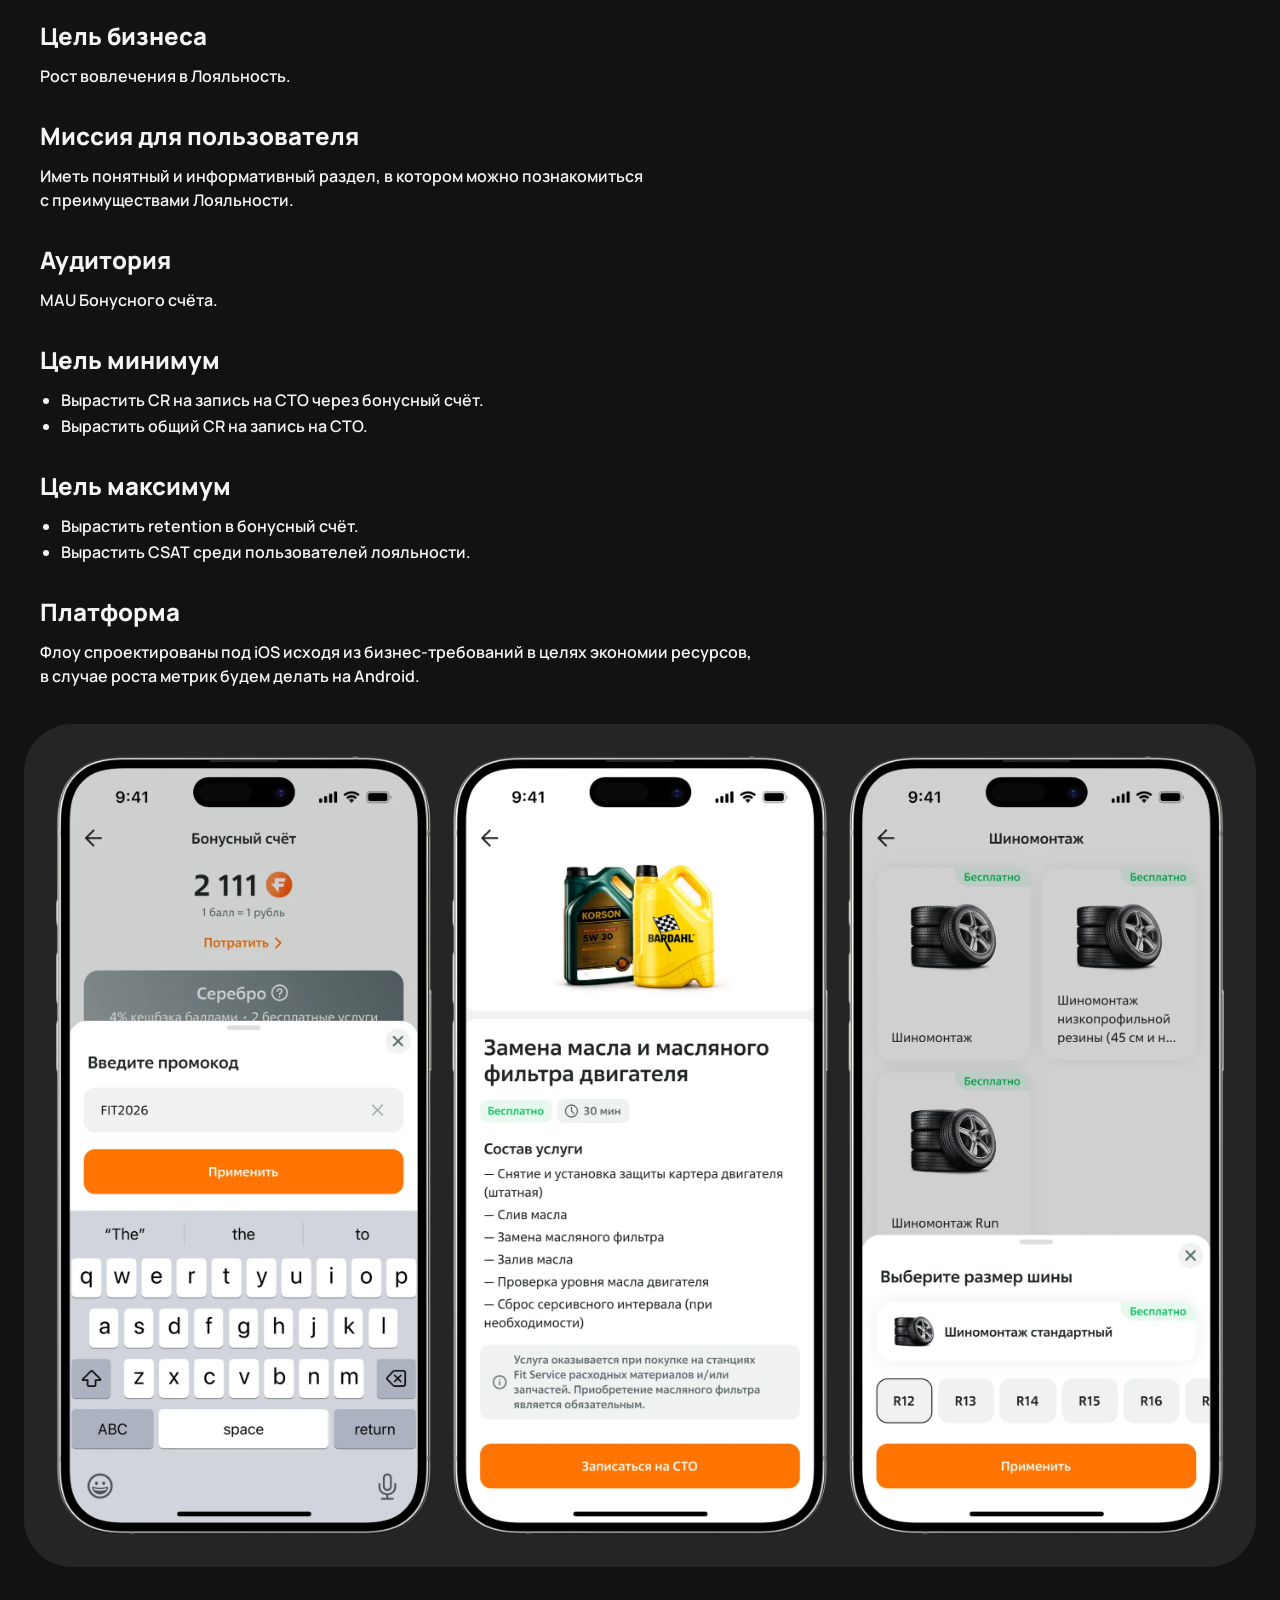
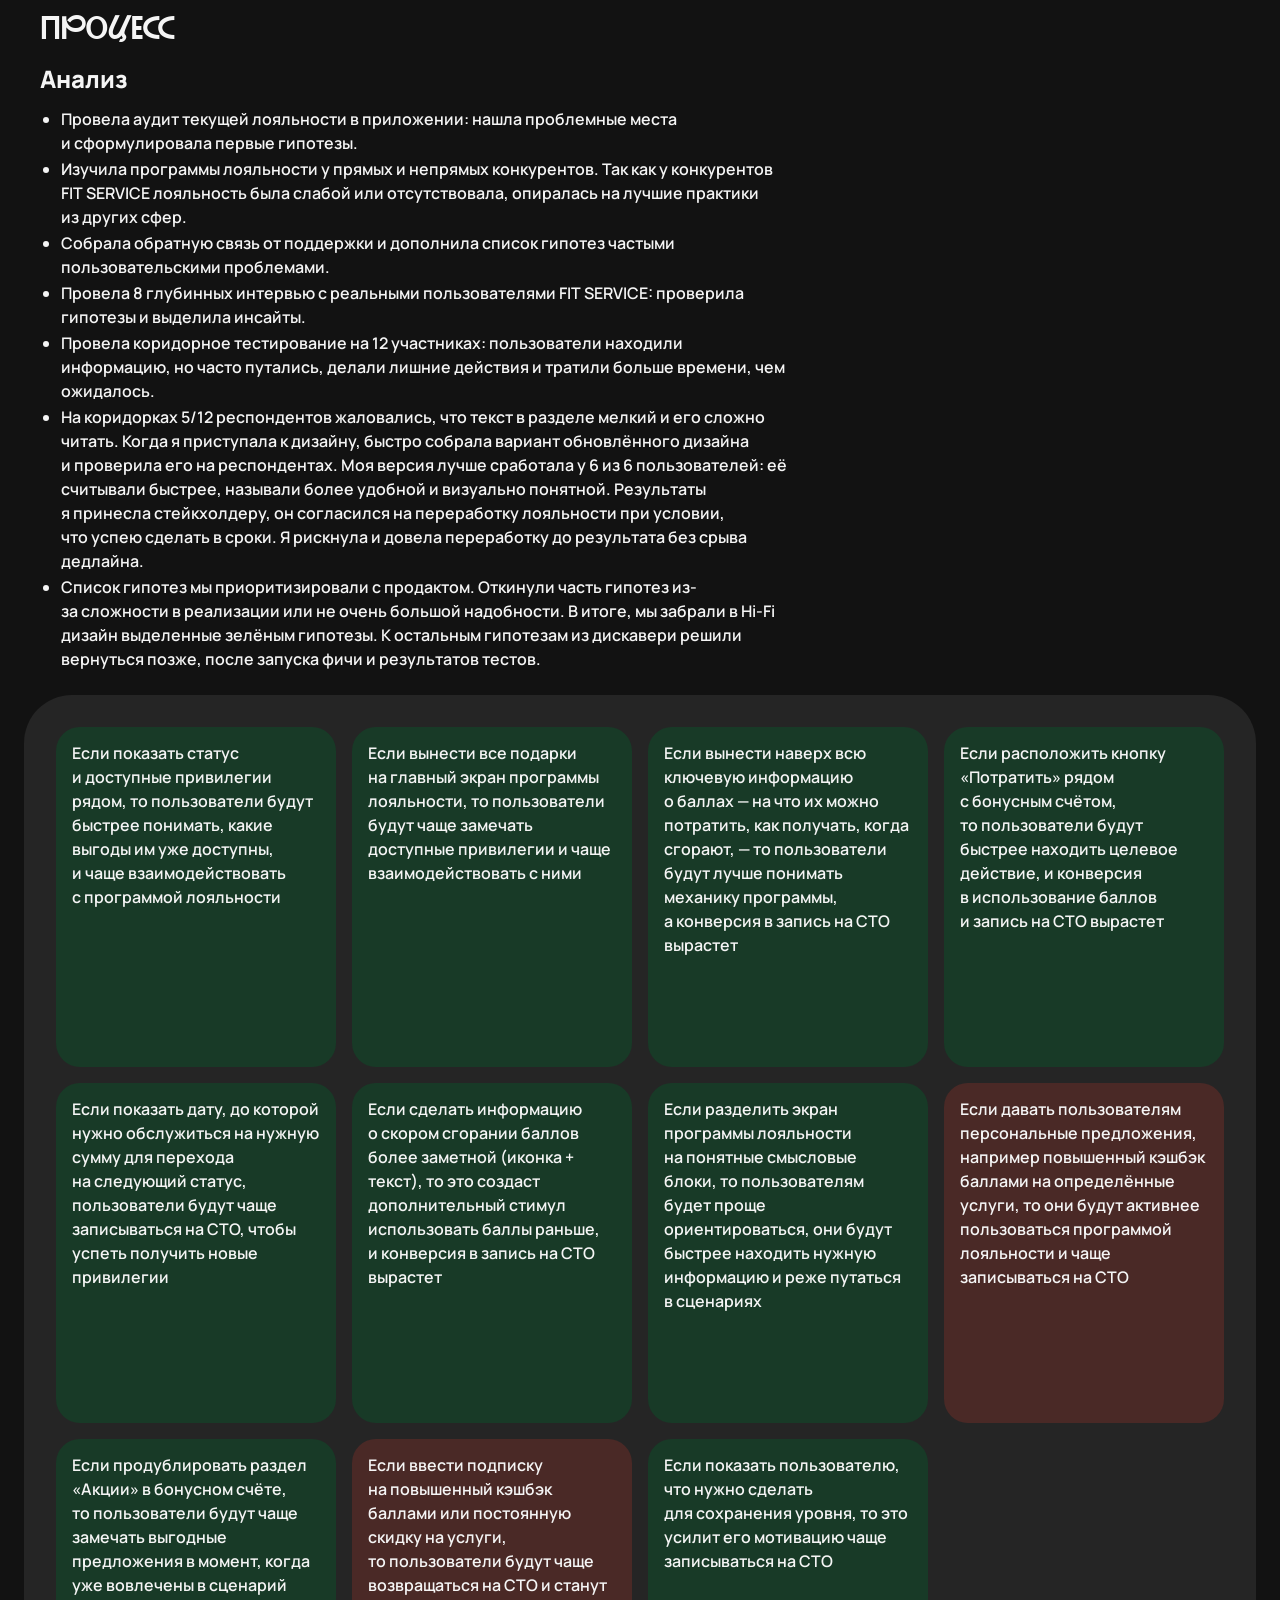
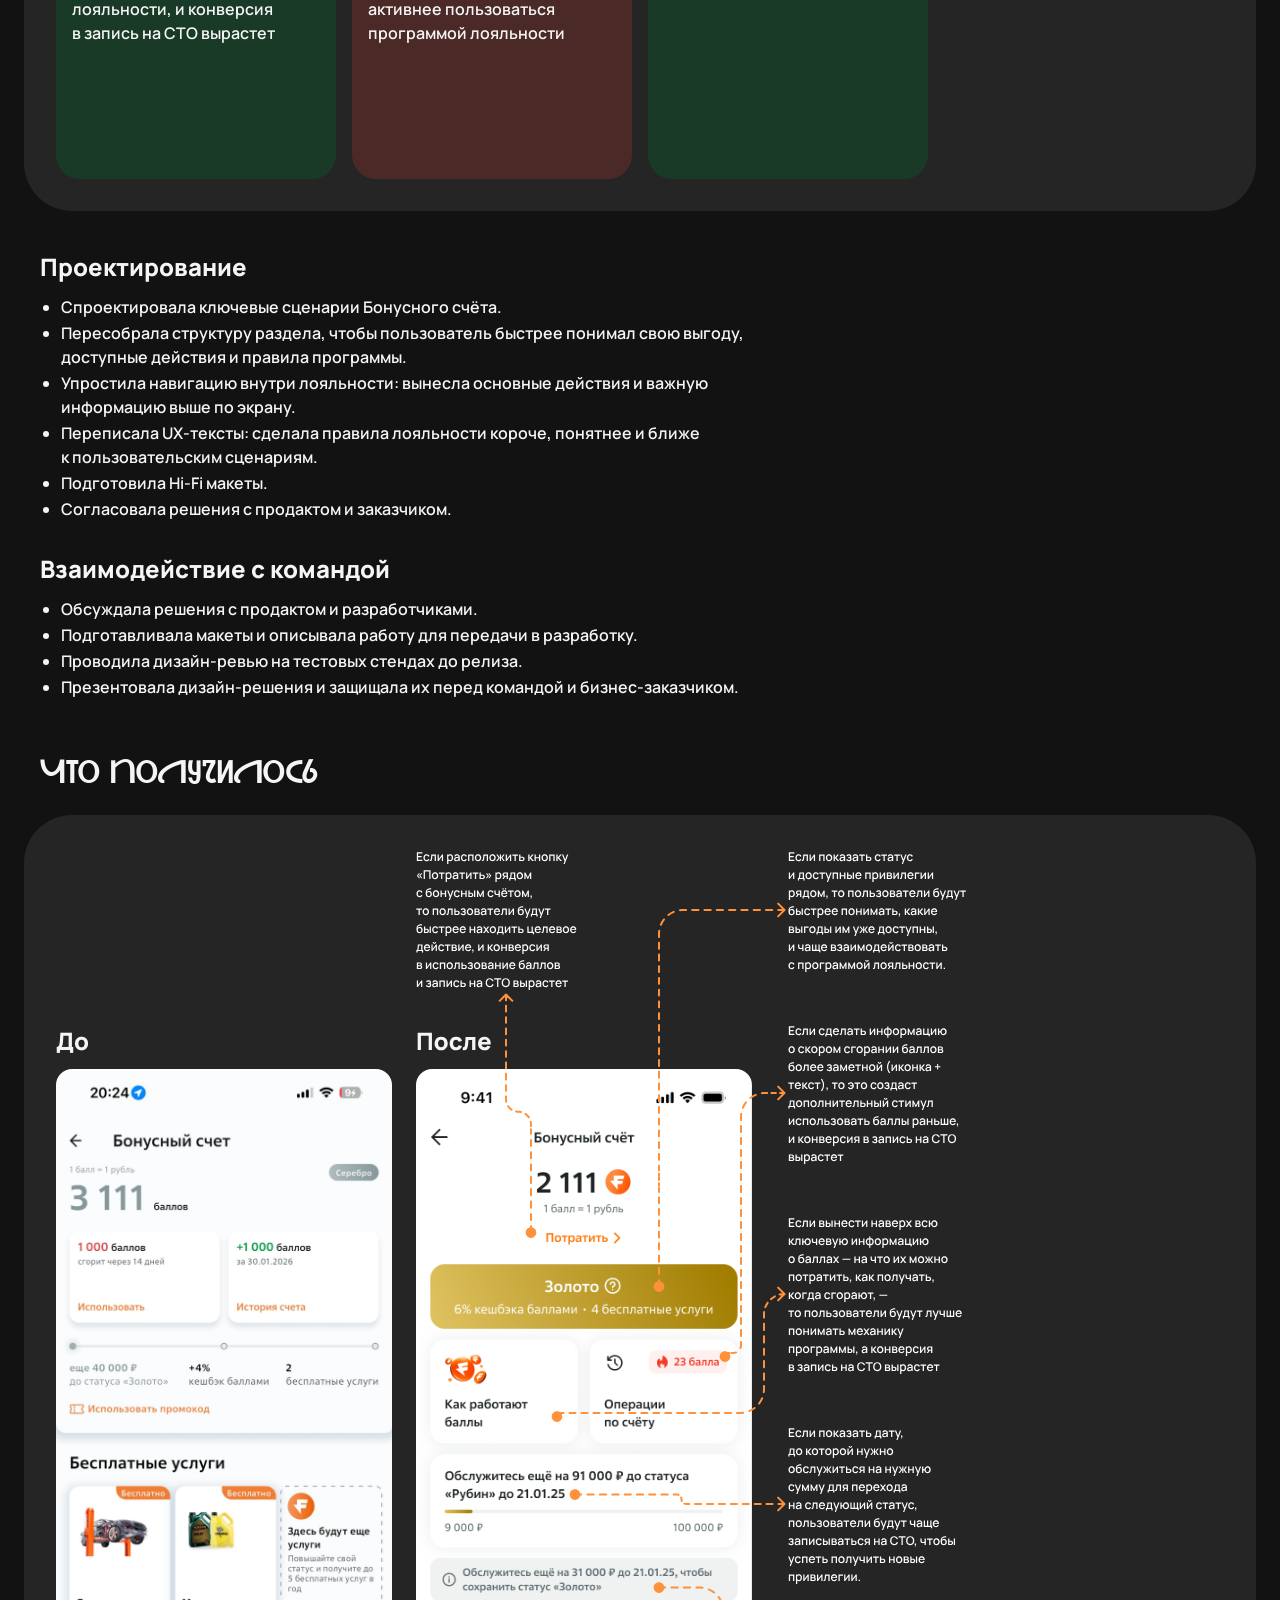
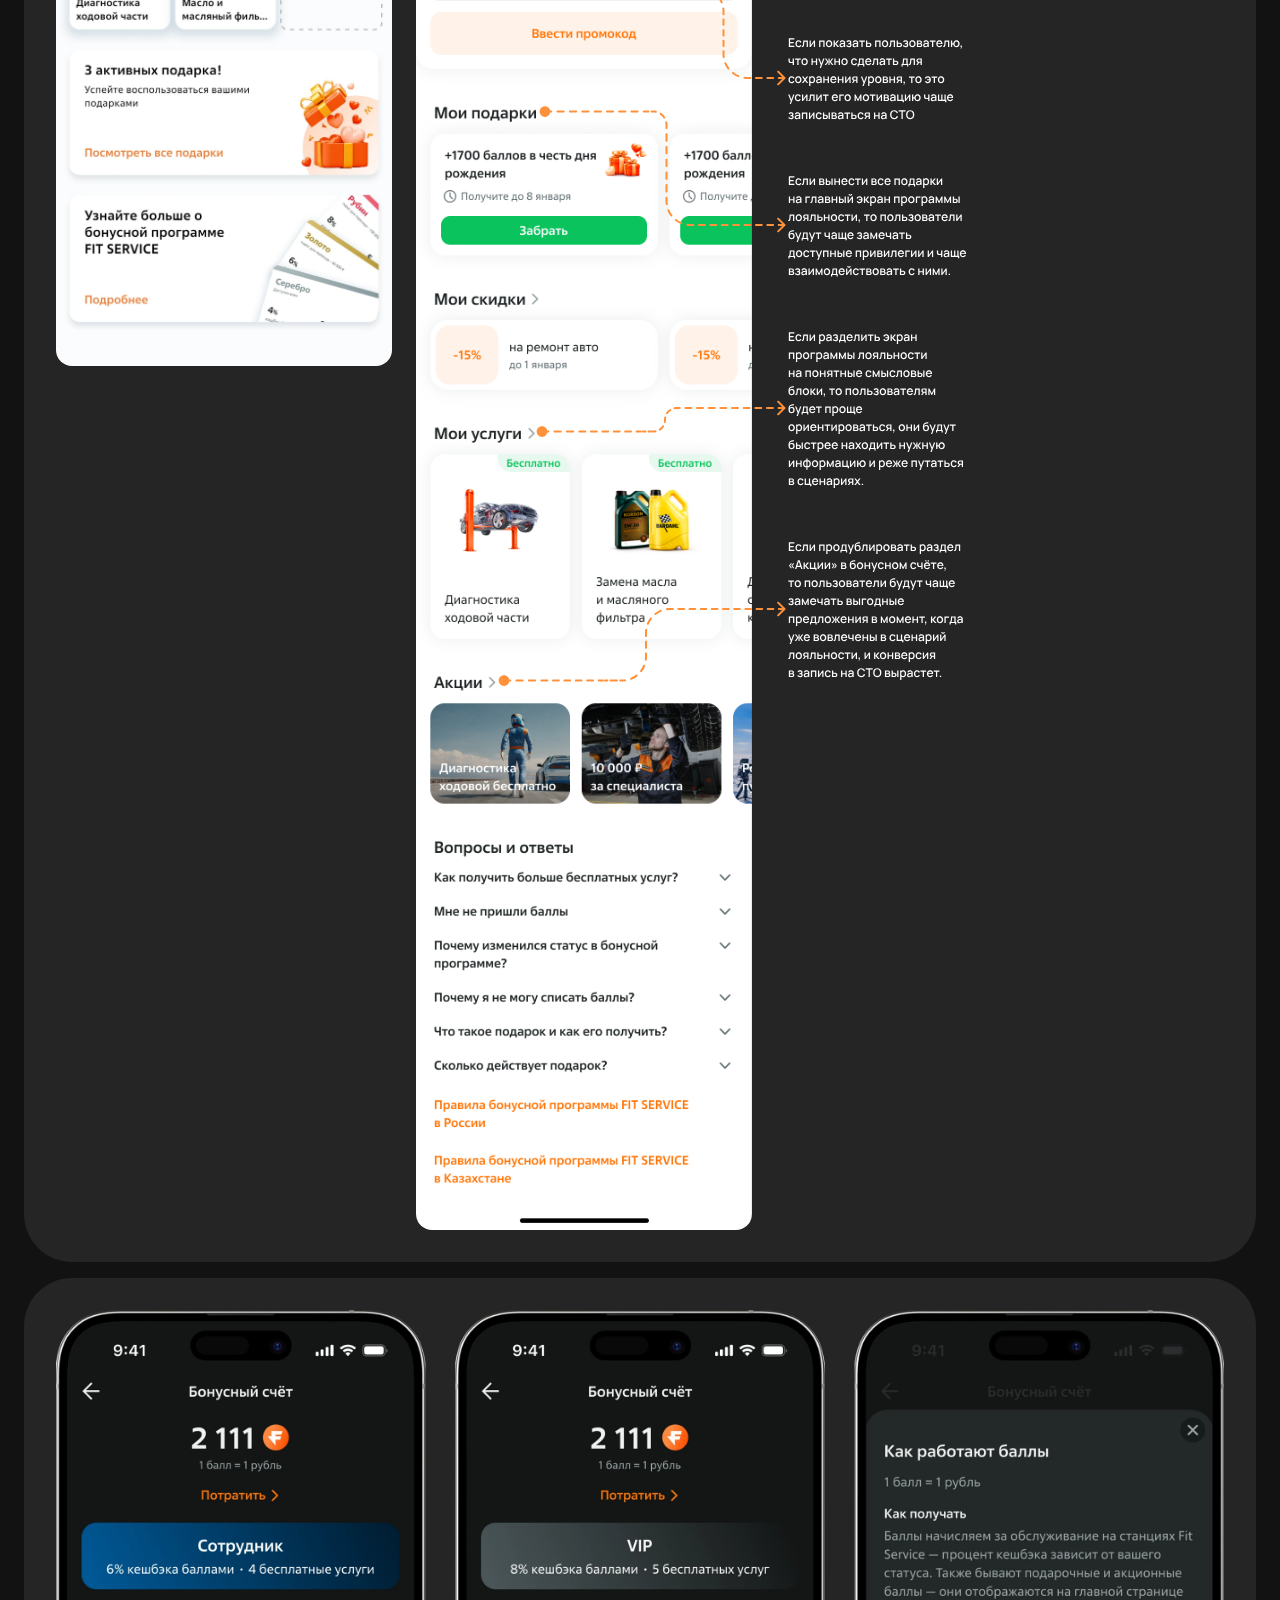
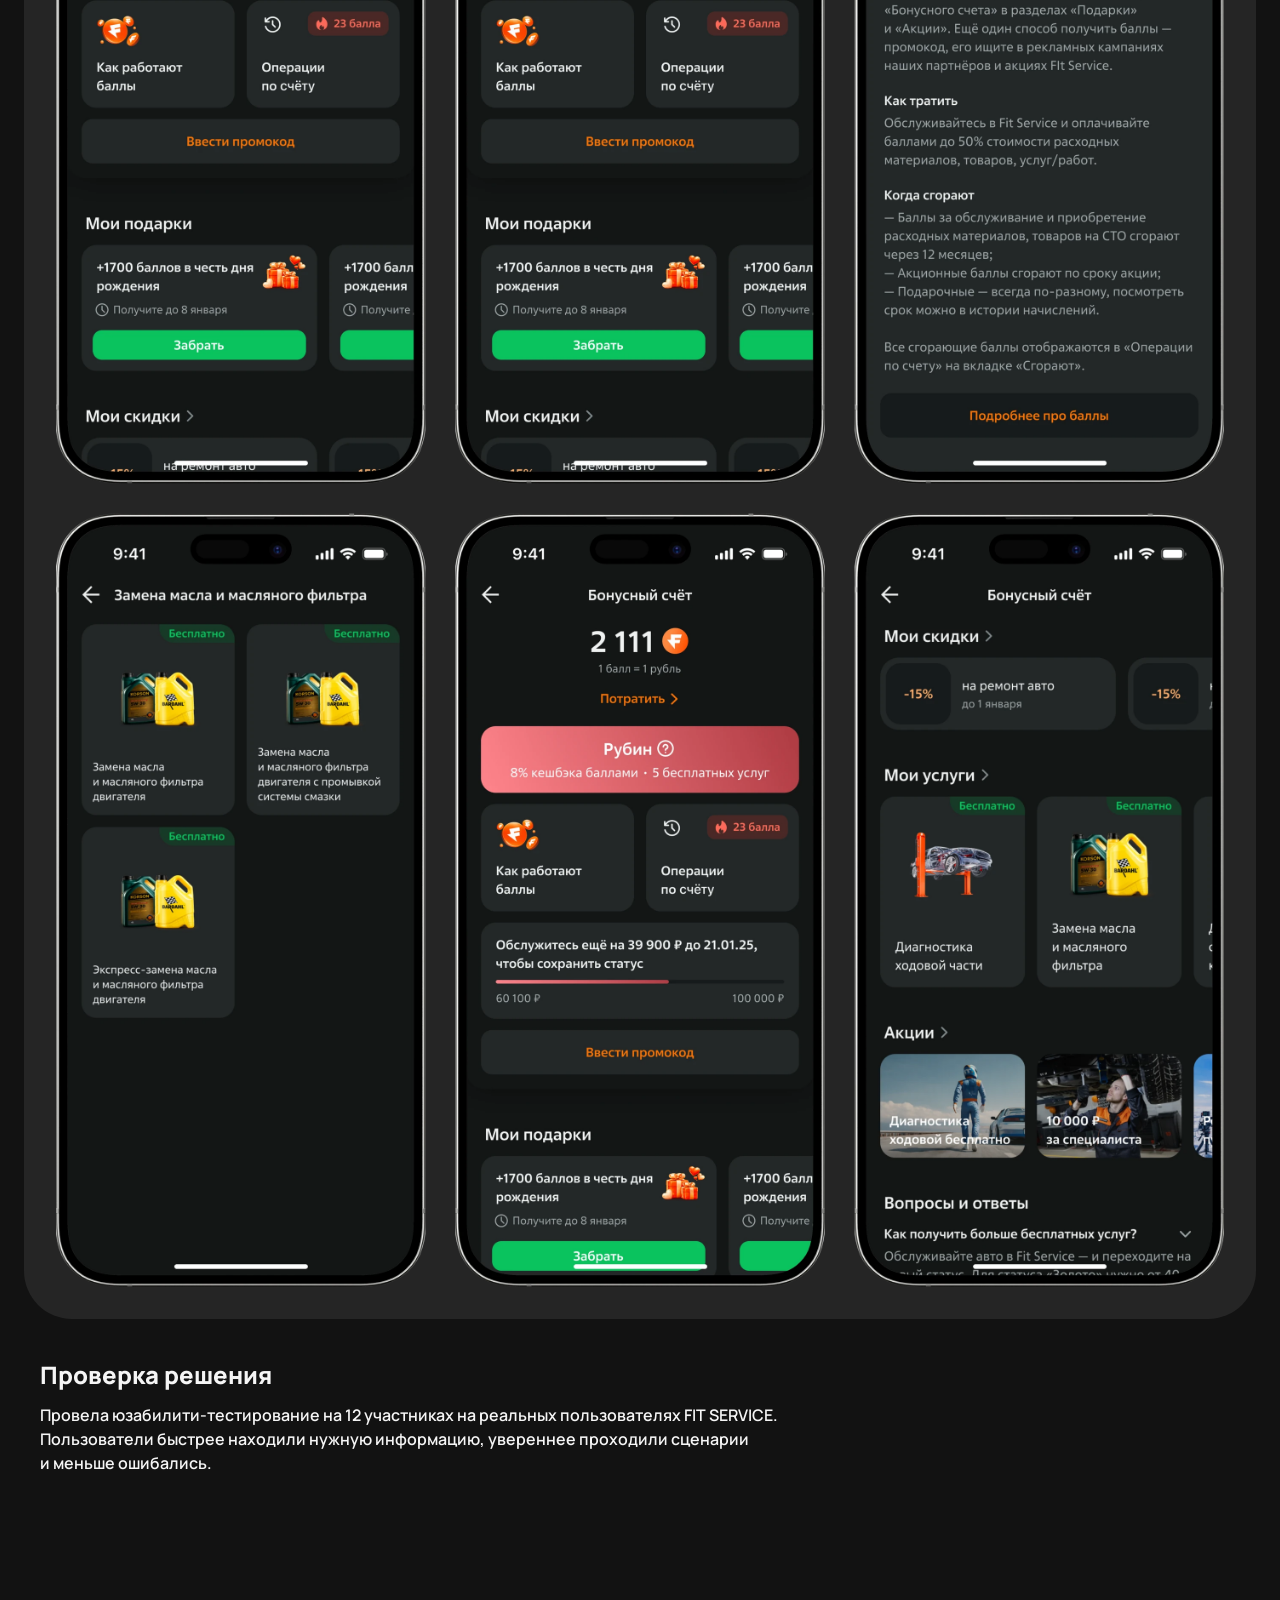
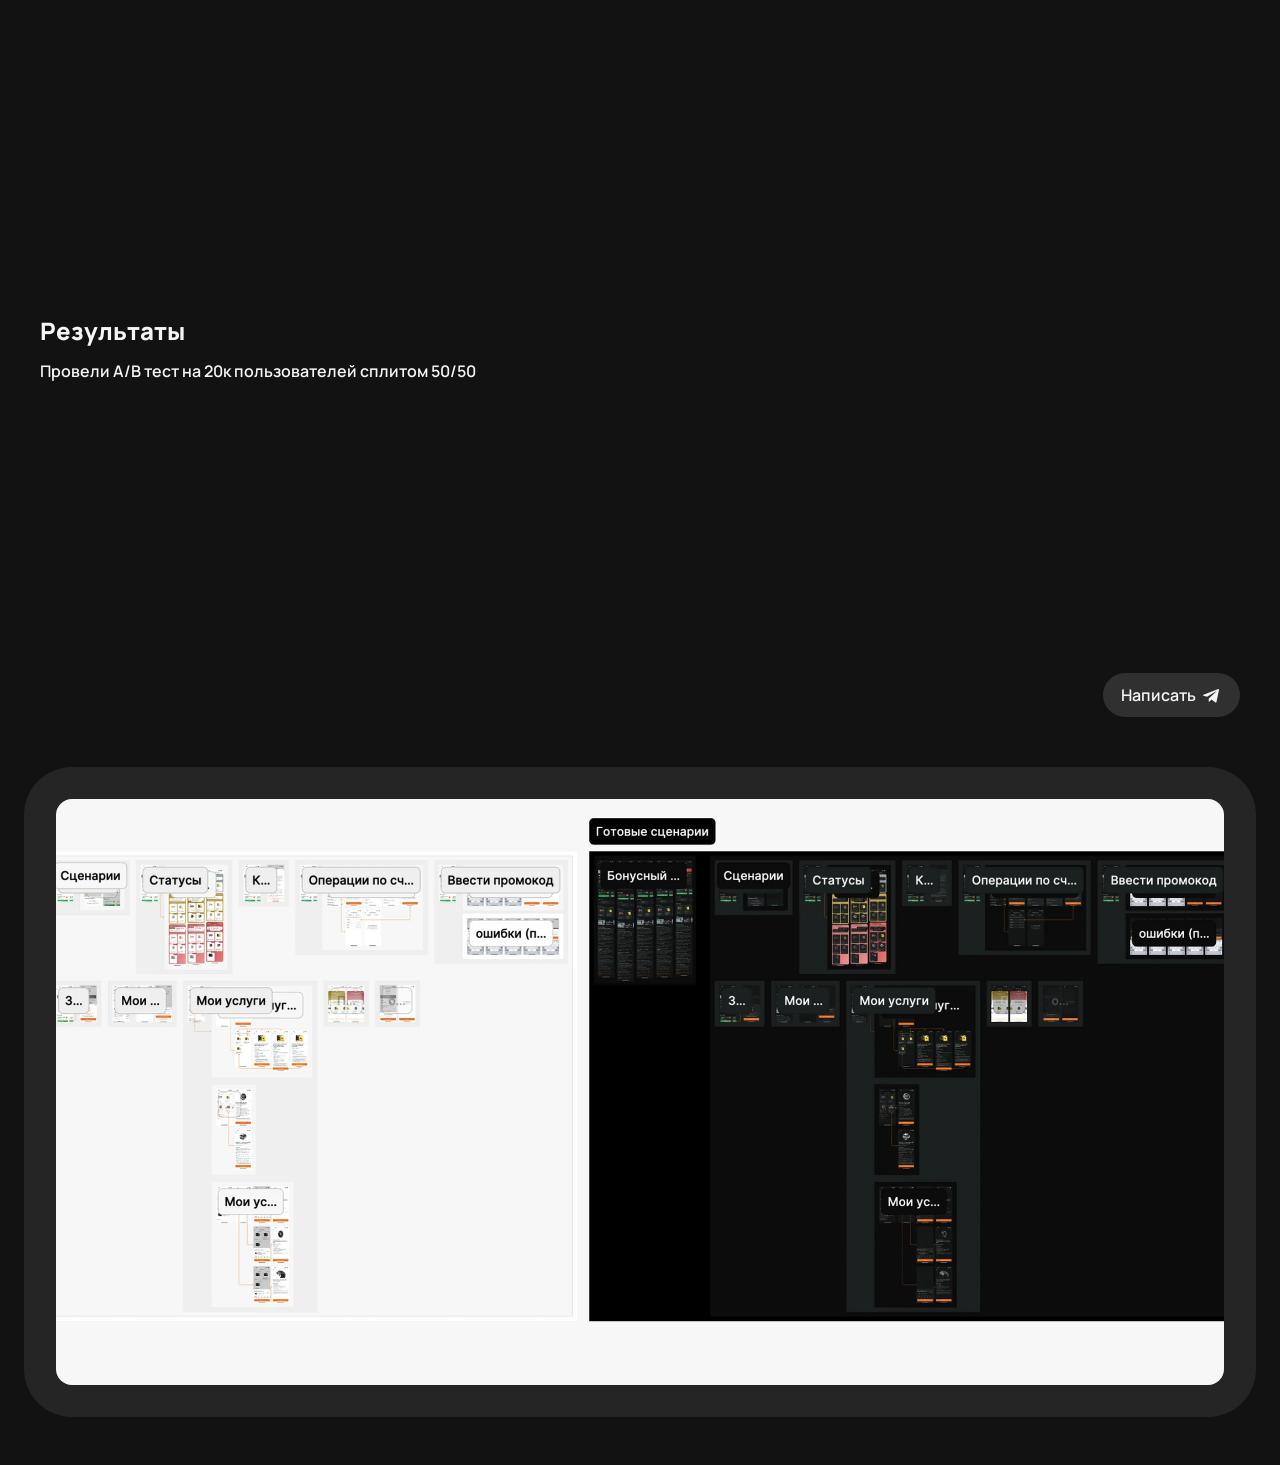
<file: cases/fit-service.html>
<!DOCTYPE html>
<html lang="ru">
<head>
  <meta charset="UTF-8" />
  <meta name="viewport" content="width=device-width, initial-scale=1, viewport-fit=cover" />
  <meta name="theme-color" content="#1a1a1a" />
  <title>Fit Service: переработка программы лояльности — Даша Рябова</title>
  <link rel="preconnect" href="https://fonts.googleapis.com" />
  <link rel="preconnect" href="https://fonts.gstatic.com" crossorigin />
  <link href="https://fonts.googleapis.com/css2?family=Manrope:wght@600;700;800&display=swap" rel="stylesheet" />
  <link rel="stylesheet" href="../css/style.css" />
  <style>
    /* Картинки-коллажи (несколько скринов в одном файле) — показываем целиком, без серой подложки */
    .case-media__image img { border-radius: var(--radius-chip); }
    .case-media__image { background: transparent; }
    /* «После» в блоке До/После: убираем скругление (чтобы аннотации не обрезались)
       и фиксируем ширину по фигме — 311 на мобиле, 412 на 768, 552 на 1024 */
    .case-compare__block:last-child .case-compare__media,
    .case-compare__block:last-child .case-compare__media picture,
    .case-compare__block:last-child .case-compare__media img,
    .case-compare__block:last-child .case-compare__media svg { border-radius: 0; }
    .case-compare__block:last-child .case-compare__media { max-width: 311px; }
    @media (min-width: 768px) {
      .case-compare__block:last-child .case-compare__media { max-width: 412px; }
      /* На 768 До/После идут в ряд: До 244px слева, после 412px справа, gap 16 */
      .case-compare {
        flex-direction: row;
        align-items: flex-start;
        gap: 16px;
      }
      .case-compare__block:first-child {
        flex: 0 0 244px;
        /* В фигме «До» начинается на y=245 от верха карточки, у нас padding 24 → +221 сверху */
        margin-top: 221px;
      }
      .case-compare__block:last-child  { flex: 0 0 412px; }
    }
    @media (min-width: 1024px) {
      /* Заголовок: Figma w-[647px] (946:6823) — на блок с padding 40 → 647+80 */
      .case-title { max-width: calc(647px + 80px); }
      /* Figma 1024 (946:6921): До 336×897 слева на y=210, После 552×1983 справа, gap 24.
         case-compare имеет padding 32 → margin-top «До» = 210 − 32 = 178 */
      .case-compare { gap: 24px; }
      .case-compare__block:first-child {
        flex: 0 0 336px;
        margin-top: 178px;
      }
      .case-compare__block:last-child  { flex: 0 0 552px; }
      .case-compare__block:last-child .case-compare__media { max-width: 552px; }
    }
    @media (min-width: 1440px) {
      /* Заголовок развёрнут на 1264 (max-w main контента кейса) — убираем 1024-override */
      .case-title { max-width: 1264px; }
      /* До/После: убираем верхний padding card на 1440 чтобы margin-top считался
         от верхнего края тёмной карточки. До mt-248, После mt-40 (Figma 949:3056).
         Card имеет bg-#252525 + radius. Нижний padding 40 — отступ от низа content. */
      .case-compare {
        gap: 40px;
        padding: 0 40px 40px;
      }
      .case-compare__block:first-child {
        flex: 0 0 320px;
        margin-top: 248px;
      }
      .case-compare__block:last-child {
        flex: 0 0 536px;
        margin-top: 40px;
      }
      .case-compare__block:last-child .case-compare__media { max-width: 536px; }
    }
    @media (min-width: 1920px) {
      /* На 1920 заголовок max-w 1744 (= 496+752+496), переопределяет узкий 1024-override */
      .case-title { max-width: 1744px; }
      /* На 1920 compare gap 24 (Figma 953:4587 — между До и После 24 px) */
      .case-compare { gap: 24px; }
    }
  </style>
</head>
<body>

  <header class="case-header">
    <a class="case-back" href="../index.html#projects" aria-label="Назад к проектам">
      <img src="../images/icons/arrow-back.svg" alt="" width="24" height="24" />
    </a>
    <div class="user">
      <span class="user__avatar"><img src="../images/avatar.webp" alt="" /></span>
      <p class="user__name">Даша Рябова</p>
    </div>
  </header>

  <main>
    <h1 class="case-title">Fit Service: переработка программы лояльности</h1>

    <div class="case-meta">
      <div class="case-meta__row">
        <span class="label">Роль</span>
        <span class="value">Продуктовый дизайнер. Единственный продуктовый дизайнер в команде.</span>
      </div>
      <div class="case-meta__row">
        <span class="label">Период</span>
        <span class="value">3 спринта с учётом рисков</span>
      </div>
    </div>

    <!-- Hero — составной (6 скринов тёмной темы в одном файле) -->
    <div class="case-media">
      <div class="case-media__image">
        <img src="../images/cases/fit-service/hero.webp" alt="Экраны Бонусного счёта FIT SERVICE" loading="eager" />
      </div>
    </div>

    <h3 class="case-h3 case-h3--tight">Контекст</h3>
    <p class="case-p">FIT SERVICE — федеральная сеть из 346+ постгарантийных автосервисов. Через приложение записываются на ТО, смотрят историю обслуживания, пользуются программой лояльности.</p>

    <h3 class="case-h3 case-h3--snug">Проблема</h3>
    <p class="case-p">Пользователи заходят в лояльность, но не записываются на СТО.</p>

    <h3 class="case-h3 case-h3--snug">Задача</h3>
    <p class="case-p">Увеличить конверсию в запись на СТО со страницы лояльности.</p>

    <h3 class="case-h3 case-h3--snug">Цель бизнеса</h3>
    <p class="case-p">Рост вовлечения в Лояльность.</p>

    <h3 class="case-h3 case-h3--snug">Миссия для пользователя</h3>
    <p class="case-p">Иметь понятный и информативный раздел, в котором можно познакомиться с преимуществами Лояльности.</p>

    <h3 class="case-h3 case-h3--snug">Аудитория</h3>
    <p class="case-p">MAU Бонусного счёта.</p>

    <h3 class="case-h3 case-h3--snug">Цель минимум</h3>
    <div class="case-list"><ul>
      <li>Вырастить CR на запись на СТО через бонусный счёт.</li>
      <li>Вырастить общий CR на запись на СТО.</li>
    </ul></div>

    <h3 class="case-h3 case-h3--snug">Цель максимум</h3>
    <div class="case-list"><ul>
      <li>Вырастить retention в бонусный счёт.</li>
      <li>Вырастить CSAT среди пользователей лояльности.</li>
    </ul></div>

    <h3 class="case-h3 case-h3--snug">Платформа</h3>
    <p class="case-p">Флоу спроектированы под iOS исходя из бизнес-требований в целях экономии ресурсов, в случае роста метрик будем делать на Android.</p>

    <!-- Figma: готовые сценарии — масштаб проекта -->
    <div class="case-media case-media--p24">
      <div class="case-media__image">
        <img src="../images/cases/fit-service/scope.webp" alt="Ключевые сценарии Бонусного счёта" loading="lazy" />
      </div>
    </div>

    <h2 class="case-h2 case-h2--tight">Процесс</h2>

    <h3 class="case-h3 case-h3--bare">Анализ</h3>
    <div class="case-list"><ul>
      <li>Провела аудит текущей лояльности в приложении: нашла проблемные места и сформулировала первые гипотезы.</li>
      <li>Изучила программы лояльности у прямых и непрямых конкурентов. Так как у конкурентов FIT SERVICE лояльность была слабой или отсутствовала, опиралась на лучшие практики из других сфер.</li>
      <li>Собрала обратную связь от поддержки и дополнила список гипотез частыми пользовательскими проблемами.</li>
      <li>Провела 8 глубинных интервью с реальными пользователями FIT SERVICE: проверила гипотезы и выделила инсайты.</li>
      <li>Провела коридорное тестирование на 12 участниках: пользователи находили информацию, но часто путались, делали лишние действия и тратили больше времени, чем ожидалось.</li>
      <li>На коридорках 5/12 респондентов жаловались, что текст в разделе мелкий и его сложно читать. Когда я приступала к дизайну, быстро собрала вариант обновлённого дизайна и проверила его на респондентах. Моя версия лучше сработала у 6 из 6 пользователей: её считывали быстрее, называли более удобной и визуально понятной. Результаты я принесла стейкхолдеру, он согласился на переработку лояльности при условии, что успею сделать в сроки. Я рискнула и довела переработку до результата без срыва дедлайна.</li>
      <li>Список гипотез мы приоритизировали с продактом. Откинули часть гипотез из-за сложности в реализации или не очень большой надобности. В итоге, мы забрали в Hi-Fi дизайн выделенные зелёным гипотезы. К остальным гипотезам из дискавери решили вернуться позже, после запуска фичи и результатов тестов.</li>
    </ul></div>

    <div class="case-hypotheses">
      <div class="case-hypotheses__grid">
        <div class="case-hypothesis case-hypothesis--good">Если показать статус и доступные привилегии рядом, то пользователи будут быстрее понимать, какие выгоды им уже доступны, и чаще взаимодействовать с программой лояльности</div>
        <div class="case-hypothesis case-hypothesis--good">Если вынести все подарки на главный экран программы лояльности, то пользователи будут чаще замечать доступные привилегии и чаще взаимодействовать с ними</div>
        <div class="case-hypothesis case-hypothesis--good">Если вынести наверх всю ключевую информацию о баллах — на что их можно потратить, как получать, когда сгорают, — то пользователи будут лучше понимать механику программы, а конверсия в запись на СТО вырастет</div>
        <div class="case-hypothesis case-hypothesis--good">Если расположить кнопку «Потратить» рядом с бонусным счётом, то пользователи будут быстрее находить целевое действие, и конверсия в использование баллов и запись на СТО вырастет</div>
        <div class="case-hypothesis case-hypothesis--good">Если показать дату, до которой нужно обслужиться на нужную сумму для перехода на следующий статус, пользователи будут чаще записываться на СТО, чтобы успеть получить новые привилегии</div>
        <div class="case-hypothesis case-hypothesis--good">Если сделать информацию о скором сгорании баллов более заметной (иконка + текст), то это создаст дополнительный стимул использовать баллы раньше, и конверсия в запись на СТО вырастет</div>
        <div class="case-hypothesis case-hypothesis--good">Если разделить экран программы лояльности на понятные смысловые блоки, то пользователям будет проще ориентироваться, они будут быстрее находить нужную информацию и реже путаться в сценариях</div>
        <div class="case-hypothesis case-hypothesis--bad">Если давать пользователям персональные предложения, например повышенный кэшбэк баллами на определённые услуги, то они будут активнее пользоваться программой лояльности и чаще записываться на СТО</div>
        <div class="case-hypothesis case-hypothesis--good">Если продублировать раздел «Акции» в бонусном счёте, то пользователи будут чаще замечать выгодные предложения в момент, когда уже вовлечены в сценарий лояльности, и конверсия в запись на СТО вырастет</div>
        <div class="case-hypothesis case-hypothesis--bad">Если ввести подписку на повышенный кэшбэк баллами или постоянную скидку на услуги, то пользователи будут чаще возвращаться на СТО и станут активнее пользоваться программой лояльности</div>
        <div class="case-hypothesis case-hypothesis--good">Если показать пользователю, что нужно сделать для сохранения уровня, то это усилит его мотивацию чаще записываться на СТО</div>
      </div>
    </div>

    <h3 class="case-h3">Проектирование</h3>
    <div class="case-list"><ul>
      <li>Спроектировала ключевые сценарии Бонусного счёта.</li>
      <li>Пересобрала структуру раздела, чтобы пользователь быстрее понимал свою выгоду, доступные действия и правила программы.</li>
      <li>Упростила навигацию внутри лояльности: вынесла основные действия и важную информацию выше по экрану.</li>
      <li>Переписала UX-тексты: сделала правила лояльности короче, понятнее и ближе к пользовательским сценариям.</li>
      <li>Подготовила Hi-Fi макеты.</li>
      <li>Согласовала решения с продактом и заказчиком.</li>
    </ul></div>

    <h3 class="case-h3 case-h3--snug">Взаимодействие с командой</h3>
    <div class="case-list"><ul>
      <li>Обсуждала решения с продактом и разработчиками.</li>
      <li>Подготавливала макеты и описывала работу для передачи в разработку.</li>
      <li>Проводила дизайн-ревью на тестовых стендах до релиза.</li>
      <li>Презентовала дизайн-решения и защищала их перед командой и бизнес-заказчиком.</li>
    </ul></div>

    <h2 class="case-h2 case-h2--lift">Что получилось</h2>

    <!-- До / После -->
    <div class="case-compare">
      <div class="case-compare__block">
        <p class="case-compare__label">До</p>
        <div class="case-compare__media">
          <img src="../images/cases/fit-service/before.webp" alt="Бонусный счёт — старый дизайн" loading="lazy" />
        </div>
      </div>
      <div class="case-compare__block">
        <div class="case-compare__media">
          <picture>
            <source media="(min-width: 1920px)" srcset="../images/cases/fit-service/after-1920.svg" />
            <source media="(min-width: 1440px)" srcset="../images/cases/fit-service/after-1440.svg" />
            <source media="(min-width: 1024px)" srcset="../images/cases/fit-service/after-1024.svg" />
            <source media="(min-width: 768px)" srcset="../images/cases/fit-service/after-768.svg" />
            <img src="../images/cases/fit-service/after-375.svg" alt="Бонусный счёт — новый дизайн с пояснениями к гипотезам" loading="lazy" />
          </picture>
        </div>
      </div>
    </div>

    <!-- Финальные мокапы — тёмная тема -->
    <div class="case-media case-media--p12">
      <div class="case-media__image">
        <img src="../images/cases/fit-service/final.webp" alt="Финальные экраны Бонусного счёта в тёмной теме" loading="lazy" />
      </div>
    </div>

    <h3 class="case-h3">Проверка решения</h3>
    <p class="case-p">Провела юзабилити-тестирование на 12 участниках на реальных пользователях FIT SERVICE. Пользователи быстрее находили нужную информацию, увереннее проходили сценарии и меньше ошибались.</p>

    <div class="case-hypotheses">
      <div class="case-insights-grid">
        <div class="case-insight"><div class="case-insight__delta">27 сек → 5 сек</div><div class="case-insight__label">На что можно потратить баллы</div></div>
        <div class="case-insight"><div class="case-insight__delta">10 сек → 6 сек</div><div class="case-insight__label">Какой лимит списания баллов за заказ</div></div>
        <div class="case-insight"><div class="case-insight__delta">8 сек → 3 сек</div><div class="case-insight__label">Понять преимущества уровня</div></div>
        <div class="case-insight"><div class="case-insight__delta">4 сек → 2 сек</div><div class="case-insight__label">Найти сгорающие баллы</div></div>
        <div class="case-insight"><div class="case-insight__delta">5 сек → 3 сек</div><div class="case-insight__label">Найти кнопку «Использовать»</div></div>
        <div class="case-insight"><div class="case-insight__delta">50 сек → 3 сек</div><div class="case-insight__label">Как сохранить уровень</div></div>
      </div>
      <div class="case-insight-summary">
        <img class="case-insight-summary__icon" src="../images/icons/bulb.svg" alt="" width="24" height="24" />
        <p class="case-insight-summary__text">Пользователи понимают, как активировать подарок, нет проблем чтобы воспользоваться услугой, правильно понимают как перейти на следующий уровень.</p>
      </div>
    </div>

    <h3 class="case-h3">Результаты</h3>
    <p class="case-p">Провели A/B тест на 20к пользователей сплитом 50/50</p>

    <!-- Мобильный layout: 2 + 2 + 1 -->
    <div class="case-results case-results--mobile">
      <div class="case-result-row">
        <div class="case-result-cell">
          <p class="case-result-cell__label">CR в запись в Бонусном счёте</p>
          <p class="case-result-cell__value">+1.2%</p>
          <p class="case-result-cell__delta">7,1% → 8,3%</p>
        </div>
        <div class="metric__divider" aria-hidden="true"></div>
        <div class="case-result-cell">
          <p class="case-result-cell__label">Общий CR в запись</p>
          <p class="case-result-cell__value">+0.2%</p>
          <p class="case-result-cell__delta">4,8% → 5,0%</p>
        </div>
      </div>
      <div class="case-result-row">
        <div class="case-result-cell">
          <p class="case-result-cell__label">Retention Rate</p>
          <p class="case-result-cell__value">+ 3 %</p>
          <p class="case-result-cell__delta">27% → 30%</p>
        </div>
        <div class="metric__divider" aria-hidden="true"></div>
        <div class="case-result-cell">
          <p class="case-result-cell__label">CSAT</p>
          <p class="case-result-cell__value">+1.2</p>
          <p class="case-result-cell__delta">3.4 / 5 → 4.2 / 5</p>
        </div>
      </div>
      <div class="case-result-row case-result-row--solo">
        <div class="case-result-cell">
          <p class="case-result-cell__label">CR в «Забрать подарок»</p>
          <p class="case-result-cell__value">+2%</p>
          <p class="case-result-cell__delta">14% → 16%</p>
        </div>
      </div>
    </div>
    <!-- Layout 1024: один ряд из 5 -->
    <div class="case-results case-results--desktop">
      <div class="case-result-row">
        <div class="case-result-cell">
          <p class="case-result-cell__label">CR в запись в Бонусном счёте</p>
          <p class="case-result-cell__value">+1.2%</p>
          <p class="case-result-cell__delta">7,1% → 8,3%</p>
        </div>
        <div class="metric__divider" aria-hidden="true"></div>
        <div class="case-result-cell">
          <p class="case-result-cell__label">Общий CR в запись</p>
          <p class="case-result-cell__value">+0.2%</p>
          <p class="case-result-cell__delta">4,8% → 5,0%</p>
        </div>
        <div class="metric__divider" aria-hidden="true"></div>
        <div class="case-result-cell">
          <p class="case-result-cell__label">Retention Rate</p>
          <p class="case-result-cell__value">+ 3 %</p>
          <p class="case-result-cell__delta">27% → 30%</p>
        </div>
        <div class="metric__divider" aria-hidden="true"></div>
        <div class="case-result-cell">
          <p class="case-result-cell__label">CSAT</p>
          <p class="case-result-cell__value">+1.2</p>
          <p class="case-result-cell__delta">3.4 / 5 → 4.2 / 5</p>
        </div>
        <div class="metric__divider" aria-hidden="true"></div>
        <div class="case-result-cell">
          <p class="case-result-cell__label">CR в «Забрать подарок»</p>
          <p class="case-result-cell__value">+2%</p>
          <p class="case-result-cell__delta">14% → 16%</p>
        </div>
      </div>
    </div>
    <!-- Layout от 768: 3 + 2 -->
    <div class="case-results case-results--tablet">
      <div class="case-result-row">
        <div class="case-result-cell">
          <p class="case-result-cell__label">CR в запись в Бонусном счёте</p>
          <p class="case-result-cell__value">+1.2%</p>
          <p class="case-result-cell__delta">7,1% → 8,3%</p>
        </div>
        <div class="metric__divider" aria-hidden="true"></div>
        <div class="case-result-cell">
          <p class="case-result-cell__label">Общий CR в запись</p>
          <p class="case-result-cell__value">+0.2%</p>
          <p class="case-result-cell__delta">4,8% → 5,0%</p>
        </div>
        <div class="metric__divider" aria-hidden="true"></div>
        <div class="case-result-cell">
          <p class="case-result-cell__label">Retention Rate</p>
          <p class="case-result-cell__value">+ 3 %</p>
          <p class="case-result-cell__delta">27% → 30%</p>
        </div>
      </div>
      <div class="case-result-row">
        <div class="case-result-cell">
          <p class="case-result-cell__label">CR в «Забрать подарок»</p>
          <p class="case-result-cell__value">+2%</p>
          <p class="case-result-cell__delta">14% → 16%</p>
        </div>
        <div class="metric__divider" aria-hidden="true"></div>
        <div class="case-result-cell">
          <p class="case-result-cell__label">CSAT</p>
          <p class="case-result-cell__value">+1.2</p>
          <p class="case-result-cell__delta">3.4 / 5 → 4.2 / 5</p>
        </div>
      </div>
    </div>

    <div class="case-outro-wrap">
      <p class="case-outro">Буду рада подробнее рассказать о кейсе на собеседовании</p>
      <div class="case-write">
        <a class="case-write__btn" href="https://t.me/ryabovad" target="_blank" rel="noopener">
          Написать
          <img src="../images/icons/telegram.svg" alt="" width="24" height="24" />
        </a>
      </div>
    </div>


    <!-- Figma thumb -->
    <div class="case-figma-thumb">
      <div class="case-figma-thumb__inner">
        <img src="../images/cases/fit-service/figma.webp" alt="Figma: готовые сценарии лояльности" />
      </div>
    </div>

  </main>

  <script src="../js/common.js"></script>
</body>
</html>
</file>
<file: css/style.css>
/* ============================================================
   Даша Рябова — портфолио  v3
   Mobile-first (375px). Все отступы по Figma node 907:2455.
   ============================================================ */

/* ---------- Шрифты ---------- */

@font-face {
  font-family: 'NauryzRedKeds';
  src: url('../fonts/NauryzRedKeds.woff2') format('woff2'),
       url('../fonts/NauryzRedKeds.ttf')   format('truetype');
  font-weight: 700;
  font-style: normal;
  font-display: swap;
}


/* ---------- Дизайн-токены ---------- */

:root {
  --bg:       #121212;
  --card:     #212121;
  --chip:     #303030;
  --text:     #f5f5f5;
  --text-dim: rgba(245, 245, 245, 0.6);
  --divider:  rgba(245, 245, 245, 0.1);
  --glow:     0 0 5px rgba(255, 255, 255, 0.25);
  --menu-shadow: 0 4px 9px rgba(0, 0, 0, 0.3);

  --good-bg: #183a27;
  --bad-bg:  #4a2926;

  --font-display: 'NauryzRedKeds', system-ui, sans-serif;
  --font-text:    'Manrope', system-ui, sans-serif;

  --radius-card: 32px;
  --radius-chip: 16px;
  --radius-pill: 56px;
}


/* ---------- Базовые сбросы ---------- */

* { box-sizing: border-box; -webkit-tap-highlight-color: transparent; }
html { -webkit-text-size-adjust: 100%; scroll-behavior: smooth; }

@media (prefers-reduced-motion: reduce) {
  html { scroll-behavior: auto; }
}

/* Чтобы при переходе по якорю #projects / #shots секцию не перекрывал sticky-хедер */
#projects, #shots, #top { scroll-margin-top: 96px; }

body {
  margin: 0;
  background: var(--bg);
  color: var(--text);
  font-family: var(--font-text);
  font-weight: 600;
  font-size: 16px;
  line-height: 24px;
  text-rendering: optimizeLegibility;
  -webkit-font-smoothing: antialiased;
  -moz-osx-font-smoothing: grayscale;
  min-height: 100vh;
  min-height: 100dvh;
  overflow-x: hidden;
  padding-left:  env(safe-area-inset-left);
  padding-right: env(safe-area-inset-right);
}

img, svg { display: block; max-width: 100%; }
img { height: auto; }
a { color: inherit; text-decoration: none; }

button {
  font: inherit; color: inherit;
  background: none; border: none; padding: 0; cursor: pointer;
}

ul { margin: 0; padding-left: 21px; }
li { margin-bottom: 0; }
p, figure { margin: 0; }


/* ============================================================
   ШАПКА
   Figma: position absolute, top 0, pt-40 pb-20 px-24
   В вебе делаем sticky чтобы всегда была видна при скролле.
   pt-40 = 40px (под статус-бар iOS), pb-20, px-24.
   ============================================================ */

.header {
  position: sticky;
  top: 0;
  z-index: 200;
  display: flex;
  align-items: center;
  justify-content: space-between;
  width: 100%;
  padding: 40px 24px 20px;
  background: var(--bg);
  border-radius: 0 0 var(--radius-card) var(--radius-card);
  /* Компенсируем системный статус-бар на iOS WebKit */
  padding-top: max(40px, env(safe-area-inset-top));
  transition: transform .25s ease;
  will-change: transform;
}

.header.is-hidden,
.case-header.is-hidden {
  transform: translateY(-100%);
}

/* Якоря «Проекты»/«UI шоты» — появляются только на 1440+ в сайдбаре */
.header-nav-sections { display: none; }

.user {
  display: flex;
  align-items: center;
  gap: 12px;
}

.user__avatar {
  display: block;
  width: 32px;
  height: 32px;
  border-radius: 50%;
  overflow: hidden;
  background: var(--chip);
  flex-shrink: 0;
}

.user__avatar img {
  width: 100%;
  height: 100%;
  object-fit: cover;
}

.user__name {
  margin: 0;
  font-size: 16px;
  line-height: 24px;
  white-space: nowrap;
}

.burger {
  position: relative;
  display: flex;
  align-items: center;
  justify-content: center;
  width: 24px;
  height: 24px;
  transition: opacity .2s ease;
}
.burger:active { opacity: 0.6; }

/* Инлайн-нав в шапке — видна только на 1024+ */
.header-nav { display: none; }

/* Иконка переключается через body.menu-open */
.burger__icon--close { display: none; }
body.menu-open .burger__icon--open  { display: none; }
body.menu-open .burger__icon--close { display: block; }


/* ============================================================
   МЕНЮ
   Шапка остаётся (z-index выше), выезжает только карточка.
   Бэкдроп под шапкой — #121212 при opacity 60%.
   ============================================================ */

.menu { position: fixed; inset: 0; z-index: 100; }
.menu[hidden] { display: none; }

.menu__backdrop {
  position: absolute; inset: 0;
  background: rgba(18, 18, 18, 0.6);   /* #121212 при 60% */
  opacity: 0;
  transition: opacity .25s ease;
}

.menu__card {
  position: absolute;
  /* Высота шапки (40 + 32 avatar + 20) = 92px + 8px зазор */
  top: calc(max(40px, env(safe-area-inset-top)) + 32px + 20px + 8px);
  left: 16px;
  right: 16px;
  padding: 24px 0;
  background: var(--card);
  border-radius: var(--radius-card);
  box-shadow: var(--menu-shadow);
  display: flex;
  flex-direction: column;
  gap: 8px;
  transform: translateY(-200%);
  opacity: 0;
  /* Close: карточка едет вверх и одновременно растворяется (фон+текст вместе) */
  transition:
    transform .22s cubic-bezier(.4, 0, 1, 1),
    opacity .22s ease;
}

.menu.is-open .menu__backdrop { opacity: 1; }
.menu.is-open .menu__card {
  transform: translateY(0);
  opacity: 1;
  /* Open: только слайд вниз, как было изначально */
  transition:
    transform .3s cubic-bezier(.2, .8, .25, 1),
    opacity 0s linear;
}

.menu__link {
  text-align: center;
  font-weight: 600;
  font-size: 16px;
  line-height: 24px;
  padding: 10px 4px;
  word-break: break-word;
  transition: color .2s ease;
}
@media (hover: hover) {
  .menu__link:hover { color: rgba(245, 245, 245, 0.6); }
}
.menu__link:active { color: rgba(245, 245, 245, 0.4); }
.menu__link[aria-disabled="true"] { color: var(--text-dim); pointer-events: none; }

.menu__resume-wrap {
  display: flex;
  justify-content: center;
  padding: 10px 0;
}

.menu__resume.chip {
  display: inline-flex;
  align-items: center;
  gap: 4px;
  background: var(--chip);
  border-radius: var(--radius-pill);
  padding: 12px 12px 12px 20px;
  font-size: 16px;
  line-height: 24px;
  font-weight: 600;
  transition: background-color .15s ease, transform .15s ease;
}
@media (hover: hover) {
  .menu__resume.chip:hover { background: #404040; }
}
.menu__resume.chip:active { background: #525252; transform: scale(0.97); }
.menu__resume.chip[aria-disabled="true"] { color: var(--text-dim); pointer-events: none; opacity: .7; }


/* ============================================================
   HERO
   Figma: обёртка pb-8 pt-104 px-16
   (pt-104 компенсирует абсолютный хедер высотой ~104px)
   В вебе хедер sticky → контент начинается под ним сразу.
   Поэтому делаем pt-12 — небольшой воздух сверху.
   ============================================================ */

.hero-wrap {
  padding: 12px 16px 8px;
  display: flex;
  justify-content: center;
}

.hero {
  display: flex;
  flex-direction: column;
  align-items: flex-start;
  width: 100%;
  background: var(--card);
  border-radius: var(--radius-card);
  filter: drop-shadow(var(--glow));
}

.hero__title {
  margin: 0;
  width: 100%;
  font-family: var(--font-display);
  font-weight: 700;
  font-size: 28px;
  line-height: 36px;
  color: var(--text);
  display: flex;
  flex-direction: column;
}

.hero__title-line {
  display: block;
  padding: 16px 20px 0;
}

.hero__title-row {
  display: flex;
  align-items: center;
  gap: 8px;
  padding: 2px 20px 2px;
}

.hero__title-row .hero__title-line { padding: 0; }

.hero__flower {
  width: 34px; height: 34px;
  flex-shrink: 0;
}

.hero__description {
  margin: 0;
  padding: 2px 20px 6px;
  font-size: 16px;
  line-height: 24px;
  font-weight: 600;
}

.hero__tags {
  width: 100%;
  display: flex;
  flex-wrap: wrap;
  gap: 8px;
  padding: 12px 16px 16px;
}

.tag {
  display: inline-flex;
  align-items: center;
  justify-content: center;
  background: var(--chip);
  border-radius: var(--radius-pill);
  padding: 10px 16px;
  font-size: 16px;
  line-height: 24px;
  font-weight: 600;
}


/* ============================================================
   СЕКЦИИ — общая обёртка
   Figma: px-16 py-8 (для карточек проектов)
   ============================================================ */

.section          { width: 100%; }
.section--projects { padding: 0 16px; }

.section__list {
  display: flex;
  flex-direction: column;
  gap: 0;
  align-items: center;
}


/* ============================================================
   КАРТОЧКА ПРОЕКТА
   Figma: обёртка px-16 py-8 → итого 8px между карточками
   ============================================================ */

/* Каждая карточка в своей обёртке с py-8 */
.project-wrap {
  padding: 8px 0;
  width: 100%;
  display: flex;
  justify-content: center;
}

.project {
  position: relative;
  display: block;
  width: 100%;
  background: var(--card);
  border-radius: var(--radius-card);
  overflow: hidden;
  color: inherit;
  transition: transform .2s ease;
}
.project:active { transform: scale(0.99); }

.project__cover {
  position: relative;
  aspect-ratio: 343 / 280;
  overflow: hidden;
  border-radius: var(--radius-card);
}

.project__cover > img {
  width: 100%; height: 100%;
  object-fit: cover; object-position: center;
}

.project__arrow {
  position: absolute;
  top: 16px; right: 16px;
  width: 44px; height: 44px;
  background: var(--card);
  border-radius: 50%;
  display: flex;
  align-items: center;
  justify-content: center;
  transition: background-color .15s ease;
}
@media (hover: hover) {
  .project:hover .project__arrow { background: #404040; }
}
.project:active .project__arrow { background: #525252; }

.project__body { display: flex; flex-direction: column; width: 100%; }

/* pb-8 pt-24 px-20 */
.project__title {
  margin: 0;
  padding: 24px 20px 8px;
  font-family: var(--font-display);
  font-weight: 700;
  font-size: 24px;
  line-height: 32px;
}

/* pb-6 px-20, gap-4 */
.project__meta { padding: 4px 20px 10px; display: flex; flex-direction: column; gap: 4px; }
.project__company { font-size: 16px; line-height: 24px; font-weight: 600; }
.project__period  { font-size: 16px; line-height: 24px; font-weight: 600; color: var(--text-dim); }

/* px-20 py-2 */
.project__paragraph { margin: 0; padding: 2px 20px; font-size: 16px; line-height: 24px; font-weight: 600; }
.project__paragraph:last-child { padding-bottom: 20px; }
/* Между «О проекте» и «Моя роль» — gap 8 (вместо 4 от padding 2+2) на всех брейкпоинтах */
.project__paragraph + .project__paragraph { margin-top: 4px; }
.project__paragraph-label { color: var(--text-dim); }

/* p-16, gap-12 между блоками метрик */
.project__metrics { padding: 16px; display: flex; flex-direction: column; gap: 12px; }

.metrics-row {
  display: flex;
  align-items: center;
  justify-content: space-between;
  background: var(--chip);
  border-radius: var(--radius-chip);
  padding: 14px 16px;
}
/* Второй (и далее) ряд метрик: min-height 96, может растягиваться (на 768 ряды
   в одну линию через flex-stretch — обе уравняются по самому высокому контенту) */
.metrics-row + .metrics-row { min-height: 96px; }

.metric {
  flex: 1 0 0;
  min-width: 0;
  display: flex; flex-direction: column;
  align-items: center; justify-content: center;
  gap: 10px; text-align: center;
}
.metric__label { font-size: 16px; line-height: 24px; font-weight: 600; max-width: 124px; }
.metric__value { font-family: var(--font-display); font-weight: 700; font-size: 24px; line-height: 24px; white-space: nowrap; max-width: 124px; }

.metric__divider {
  width: 1px; height: 48px;
  background: var(--divider);
  flex-shrink: 0;
}


/* ============================================================
   UI ШОТЫ
   Figma: заголовок pb-4 pt-32 pl-24 pr-20 (в отдельном контейнере)
           список pt-12 pb-8 px-16, gap-16
   ============================================================ */

.shots-heading {
  width: 100%;
  padding: 32px 20px 4px 24px;
}

.shots-heading h2 {
  margin: 0;
  font-family: var(--font-display);
  font-weight: 700;
  font-size: 24px;
  line-height: 32px;
}

.shots-container {
  width: 100%;
  padding: 12px 16px 8px;
  display: flex;
  flex-direction: column;
  gap: 16px;
  align-items: center;
}

/* Колонки шотов: на мобиле прозрачные (display: contents),
   шоты идут как прямые flex-child'ы контейнера в порядке content.json через order */
.shots-col { display: contents; }

.shot {
  position: relative;
  width: 100%;
  background: #252525;
  border-radius: var(--radius-card);
  overflow: hidden;
  order: var(--shot-order, 0);
}

.shot--square  { aspect-ratio: 1 / 1; }
.shot--tall    { aspect-ratio: 343 / 495; }
.shot--medium  { aspect-ratio: 343 / 294; }
.shot--short   { aspect-ratio: 343 / 287; }

.shot__img {
  position: absolute; inset: 0;
  width: 100%; height: 100%;
  object-fit: cover;
}

/* Видео в шоте — те же правила что и у картинки */
video.shot__img {
  display: block;
  background: var(--card);
}

/* ---------- Шоты с подложкой ----------
   Подложка (backing) — фоновая картинка карточки, видео сверху меньше */
.shot--has-backing {
  background-size: cover;
  background-position: center;
  background-repeat: no-repeat;
}

.shot__media {
  position: absolute;
  left: 50%;
  top: 50%;
  transform: translate(-50%, -50%);
  object-fit: cover;
}

/* E-commerce: видео — iPhone-мокап 648×1334 с маской снаружи #252525,
   нарисованной flood-fill'ом по силуэту (включая боковые кнопки).
   Скругления больше не нужны: фон видео уже совпадает с карточкой. */
.shot--e-commerce .shot__media {
  height: 85%;
  width: auto;
  aspect-ratio: 648 / 1334;
}

/* Task Manager: видео десктоп-UI, 303×189 в карточке 343×287 (по Figma) */
.shot--task-manager .shot__media {
  width: 88.34%;
  aspect-ratio: 303 / 189;
  border-radius: 12px;
}

.shot__placeholder {
  position: absolute; inset: 0;
  display: flex; align-items: center; justify-content: center;
  color: var(--text-dim); font-size: 14px; text-align: center; padding: 16px;
}

.shot__label {
  position: absolute; left: 16px; bottom: 16px;
  background: var(--chip);
  padding: 10px 16px;
  border-radius: var(--radius-pill);
  font-size: 16px; line-height: 24px; font-weight: 600;
  max-width: calc(100% - 32px);
}


/* ============================================================
   КОНТАКТЫ
   Figma: watermark pt-48 pb-4 px-24 (px-16 секции + px-8 ватермарка = 24)
           chips row pt-8 pb-24 px-16
   ============================================================ */

.section--contacts { padding: 0 16px; }

.contacts-watermark {
  margin: 0;
  padding: 48px 8px 4px;
  font-family: var(--font-display);
  font-weight: 700;
  font-size: 32px;
  line-height: normal;
  color: var(--chip);
  user-select: none;
}

/* ИСПРАВЛЕНИЕ: pt-8 → было pt-6 */
.contacts-list {
  display: flex;
  gap: 8px;
  padding: 8px 0 24px;
}

.contact-card {
  flex: 1 0 0; min-width: 0;
  height: 96px;
  background: var(--card);
  border-radius: var(--radius-chip);
  padding: 12px 16px;
  display: flex; flex-direction: column;
  justify-content: space-between; align-items: flex-start;
  transition: background-color .15s ease;
}
@media (hover: hover) {
  .contact-card:hover { background: #2e2e2e; }
}
.contact-card:active { background: #404040; }

.contact-card__text {
  display: flex;
  flex-direction: column;
}

.contact-card__label {
  font-family: var(--font-display);
  font-weight: 700; font-size: 16px; line-height: 24px;
}

.contact-card__subtitle {
  display: none; /* скрыто на 375px, показывается на 768px через media-query */
}

.contact-card__arrow { display: flex; align-items: center; justify-content: center; }

.contact-card[aria-disabled="true"] { pointer-events: none; }
.contact-card[aria-disabled="true"] .contact-card__label { color: var(--text-dim); }
.contact-card[aria-disabled="true"] .contact-card__arrow img { opacity: .5; }


/* ============================================================
   КЕЙС — ЗАГОЛОВОК СТРАНИЦЫ
   ============================================================ */

.case-header {
  position: sticky;
  top: 0;
  z-index: 200;
  display: flex;
  align-items: center;
  justify-content: space-between;
  width: 100%;
  padding: 40px 24px 20px;
  padding-top: max(40px, env(safe-area-inset-top));
  background: var(--bg);
  border-radius: 0 0 var(--radius-card) var(--radius-card);
  transition: transform .25s ease;
  will-change: transform;
}

.case-back {
  display: flex; align-items: center; justify-content: center;
  width: 44px; height: 44px;
  background: #2e2e2e;
  border-radius: var(--radius-pill);
  flex-shrink: 0;
  transition: background-color .15s ease;
}
@media (hover: hover) {
  .case-back:hover { background: #404040; }
}
.case-back:active { background: #525252; }

.case-title {
  margin: 0;
  padding: 12px 24px 4px;
  font-family: var(--font-display);
  font-weight: 700;
  font-size: 28px;
  line-height: 36px;
  text-transform: lowercase;
}

.case-meta {
  display: flex; flex-direction: column;
  gap: 16px;
  padding: 16px 24px;
}

.case-meta__row > .label {
  display: block;
  font-size: 16px; line-height: 24px; font-weight: 600;
  color: var(--text-dim); margin-bottom: 2px;
}
.case-meta__row > .value {
  display: block;
  font-size: 16px; line-height: 24px; font-weight: 700;
}
.case-meta__lead { margin: 0; font-size: 16px; line-height: 24px; font-weight: 600; }

.case-h2 {
  margin: 0;
  padding: 32px 24px 4px;
  font-family: var(--font-display);
  font-weight: 700; font-size: 24px; line-height: 32px;
}
.case-h2--tight { padding-top: 16px; }
.case-h2--lift  { padding-top: 40px; }

.case-h3 {
  margin: 0;
  padding: 24px 24px 4px;
  font-family: var(--font-text);
  font-weight: 800; font-size: 20px; line-height: 28px;
}
.case-h3--tight   { padding-top: 16px; }
.case-h3--snug    { padding-top: 20px; }
.case-h3--bare    { padding-top: 8px; }
.case-h3--feature { padding-bottom: 8px; }

.case-p { margin: 0; padding: 8px 24px; font-size: 16px; line-height: 24px; font-weight: 600; }

.case-list { padding: 8px 24px; }
.case-list ul { list-style: disc; padding-left: 21px; }
.case-list li + li { margin-top: 2px; }


/* ============================================================
   КЕЙС — МЕДИА, ДО/ПОСЛЕ, ГИПОТЕЗЫ, РЕЗУЛЬТАТЫ
   ============================================================ */

.case-media {
  margin: 16px 16px; padding: 16px;
  background: #252525; border-radius: var(--radius-card);
  overflow: hidden;
  display: flex; flex-direction: column; gap: 12px;
}
.case-media--p24 { margin: 24px 16px; }
.case-media--p12 { margin: 12px 16px; }

.case-media__image {
  width: 100%; border-radius: var(--radius-chip);
  background: var(--chip); overflow: hidden;
}
.case-media__image img { width: 100%; height: auto; display: block; }

.case-media__mockups {
  display: flex; align-items: flex-start; gap: 4px; width: 100%;
}
.case-media__mockups > * { flex: 1 0 0; min-width: 0; }
.case-media__mockups img { width: 100%; height: auto; display: block; border-radius: 8px; }

.case-media__placeholder {
  width: 100%; background: var(--chip); border-radius: var(--radius-chip);
  padding: 32px 20px; text-align: center; color: var(--text-dim);
  font-size: 12px; line-height: 18px;
  display: flex; flex-direction: column; align-items: center; gap: 6px;
  min-height: 120px; justify-content: center;
}
.case-media__placeholder-label { color: var(--text); font-weight: 700; font-size: 14px; }

/* Блок «Проблема / Гипотеза» */
.case-callout { padding: 8px 24px; display: flex; flex-direction: column; gap: 16px; }

.case-callout__item { display: flex; flex-direction: column; gap: 6px; }

.case-callout__head {
  display: flex; align-items: center; gap: 6px;
  font-family: var(--font-text); font-weight: 800; font-size: 16px; line-height: 24px;
}
.case-callout__icon { width: 24px; height: 24px; flex-shrink: 0; }
.case-callout__text { font-size: 16px; line-height: 24px; font-weight: 600; }

/* До / После */
.case-compare {
  margin: 12px 16px; padding: 16px;
  background: #252525; border-radius: var(--radius-card);
  display: flex; flex-direction: column; gap: 24px;
}
.case-compare__block { display: flex; flex-direction: column; gap: 12px; }
.case-compare__label { margin: 0; font-family: var(--font-text); font-weight: 800; font-size: 20px; line-height: 28px; }
.case-compare__media {
  width: 100%; border-radius: var(--radius-chip);
  overflow: hidden;
}
.case-compare__media img { width: 100%; height: auto; display: block; }

/* Сетка гипотез */
.case-hypotheses { margin: 12px 16px; padding: 16px; background: #252525; border-radius: var(--radius-card); }
.case-hypotheses__grid { display: flex; flex-direction: column; gap: 8px; }
.case-hypothesis { padding: 14px 16px; border-radius: var(--radius-chip); font-size: 14px; line-height: 20px; font-weight: 600; overflow-wrap: anywhere; min-width: 0; }
.case-hypothesis--good { background: var(--good-bg); }
.case-hypothesis--bad  { background: var(--bad-bg); }

/* Инсайты */
.case-insights-grid { display: grid; grid-template-columns: repeat(2,1fr); gap: 16px; }
.case-insight { display: flex; flex-direction: column; gap: 4px; }
.case-insight__delta { background: var(--good-bg); border-radius: 12px; padding: 14px 16px; text-align: center; font-family: var(--font-text); font-weight: 800; font-size: 14px; line-height: 22px; }
.case-insight__label { background: var(--chip); border-radius: var(--radius-chip); padding: 14px 16px; text-align: center; font-size: 14px; line-height: 22px; font-weight: 600; flex: 1; display: flex; align-items: center; justify-content: center; }
.case-insight-summary { margin-top: 16px; background: var(--chip); border-radius: var(--radius-chip); padding: 14px 16px; display: flex; flex-direction: column; gap: 4px; }
.case-insight-summary__icon { width: 24px; height: 24px; }
.case-insight-summary__text { font-size: 14px; line-height: 22px; font-weight: 600; }

/* Результаты */
.case-results { padding: 12px 16px; display: flex; flex-direction: column; gap: 12px; }
/* По умолчанию виден --mobile, --tablet прячется на мобиле и появляется на 768+ */
.case-results--tablet,
.case-results--desktop { display: none; }
.case-result-row { background: #252525; border-radius: 24px; padding: 12px 20px; display: flex; align-items: center; justify-content: space-between; }
.case-result-row--solo { justify-content: center; gap: 20px; }
.case-result-cell { flex: 1 0 0; min-width: 124px; display: flex; flex-direction: column; align-items: center; justify-content: center; gap: 8px; text-align: center; }
.case-result-cell__label { font-size: 16px; line-height: 24px; font-weight: 600; max-width: 124px; }
.case-result-cell__value { font-family: var(--font-display); font-weight: 700; font-size: 24px; line-height: 24px; padding-top: 4px; }
.case-result-cell__delta { font-size: 16px; line-height: 24px; font-weight: 600; color: var(--text-dim); letter-spacing: -0.08px; white-space: nowrap; }

/* Outro */
.case-outro-wrap { display: block; }

.case-outro { padding: 48px 24px 4px; font-family: var(--font-display); font-weight: 700; font-size: 28px; line-height: 36px; letter-spacing: -0.616px; margin: 0; }

.case-write { padding: 8px 24px 14px; }
.case-write__btn {
  display: inline-flex; align-items: center; gap: 4px;
  background: var(--chip); border-radius: var(--radius-pill);
  padding: 10px 16px 10px 18px;
  font-size: 16px; line-height: 24px; font-weight: 600;
  transition: background-color .15s ease;
}
@media (hover: hover) {
  .case-write__btn:hover { background: #404040; }
}
.case-write__btn:active { background: #525252; }

/* Figma thumb */
.case-figma-thumb { margin: 12px 16px 48px; padding: 16px; background: #252525; border-radius: var(--radius-card); overflow: hidden; }
.case-figma-thumb__inner { width: 100%; aspect-ratio: 311/156; background: var(--chip); border-radius: var(--radius-chip); display: flex; align-items: center; justify-content: center; color: var(--text-dim); font-size: 12px; }
.case-figma-thumb__inner img { width: 100%; height: 100%; object-fit: cover; border-radius: var(--radius-chip); }


/* ============================================================
   АНИМАЦИЯ ПОЯВЛЕНИЯ (общая для всех страниц)
   ============================================================ */

.reveal {
  opacity: 0;
  transform: translateY(12px);
  transition: opacity .5s ease, transform .5s ease;
}
.reveal.is-visible {
  opacity: 1;
  transform: translateY(0);
}


/* ============================================================
   ДОСТУПНОСТЬ
   ============================================================ */

@media (prefers-reduced-motion: reduce) {
  *, *::before, *::after { transition-duration: 0.01ms !important; animation-duration: 0.01ms !important; }
  .reveal { opacity: 1 !important; transform: none !important; }
}

:focus-visible { outline: 2px solid var(--text); outline-offset: 2px; border-radius: 8px; }

body.menu-open { overflow: hidden; }


/* ============================================================
   TABLET 768px
   Все изменения от mobile-first базы (375px)
   Figma nodes: 933:1302 (главная), 935:5858 (меню),
                934:4610 (FIT кейс), 933:3347 (Дискомаркет кейс)
   ============================================================ */

@media (min-width: 768px) {

  /* ---------- Глобальные токены ---------- */
  :root {
    --radius-card: 40px;
  }

  /* ---------- Шапка ---------- */
  .header {
    padding: max(40px, env(safe-area-inset-top)) 28px 28px;
  }

  /* ---------- Hero ---------- */
  .hero-wrap {
    padding: 12px 24px 8px;
  }

  /* Заголовок — одна строка: "Продуктовый дизайнер 🌻" */
  .hero__title {
    flex-direction: row;
    align-items: center;
    flex-wrap: nowrap;
  }
  .hero__title-line:first-child {
    padding: 24px 8px 4px 28px;
    white-space: nowrap;
  }
  .hero__title-row {
    padding: 24px 32px 4px 0;
    align-items: center;
    gap: 4px;
  }
  .hero__title-row .hero__title-line {
    padding: 0;
    white-space: nowrap;
  }

  .hero__description {
    padding: 2px 28px 6px;
    font-size: 16px;
    line-height: 24px;
  }
  .hero__tags {
    padding: 12px 24px 24px;
  }

  /* ---------- Карточки проектов ---------- */
  .section--projects {
    padding: 0 24px;
  }

  .project__cover {
    aspect-ratio: 720 / 556;
  }

  /* Стрелка: 56×56 */
  .project__arrow {
    width: 56px;
    height: 56px;
    top: 24px;
    right: 24px;
  }

  .project__title {
    padding: 24px 28px 8px;
  }

  /* Мета в ряд */
  .project__meta {
    flex-direction: row;
    gap: 8px;
    padding: 4px 28px 10px;
    align-items: baseline;
  }

  .project__paragraph {
    padding: 2px 28px;
    font-size: 16px;
    line-height: 24px;
  }

  /* Метрики — все в один ряд (FIT: 4 метрики в одну полоску) */
  .project__metrics {
    flex-direction: row;
    gap: 0;
    padding: 24px;
    background: none;
  }

  .metrics-row {
    flex: 1 0 0;
    border-radius: 0;
    padding: 14px 0;
    gap: 0;
  }

  /* Закругляем только внешние углы */
  .metrics-row:first-child {
    border-top-left-radius: var(--radius-chip);
    border-bottom-left-radius: var(--radius-chip);
    padding-left: 16px;
  }
  .metrics-row:last-child {
    border-top-right-radius: var(--radius-chip);
    border-bottom-right-radius: var(--radius-chip);
    padding-right: 16px;
  }
  /* Если только одна строка метрик — полное скругление */
  .metrics-row:only-child {
    border-radius: var(--radius-chip);
    padding: 14px 16px;
  }
  /* Разделитель между группами метрик — 48px высота, как у внутренних дивайдеров */
  .metrics-row + .metrics-row {
    position: relative;
  }
  .metrics-row + .metrics-row::before {
    content: '';
    position: absolute;
    left: 0;
    top: 50%;
    transform: translateY(-50%);
    width: 1px;
    height: 48px;
    background: var(--divider);
  }

  .metric {
    width: auto;
    flex: 1 0 0;
  }
  .metric__label { font-size: 16px; max-width: 124px; }

  /* ---------- UI шоты ---------- */

  /* Заголовок: pt-40 px-40 pb-4 */
  .shots-heading {
    padding: 40px 40px 4px;
  }

  /* 2-колоночный layout: колонки тянут шоты по их естественному аспекту, без принудительного выравнивания рядов */
  .shots-container {
    flex-direction: row;
    gap: 16px;
    padding: 8px 24px;
    align-items: flex-start;
  }
  .shots-col {
    display: flex;
    flex-direction: column;
    gap: 16px;
    flex: 1 0 0;
    min-width: 0;
  }
  /* Внутри колонок порядок шотов — DOM-порядок, order на мобиле теперь не мешает */
  .shot { order: 0; }

  /* Figma 768: tall 346×502, medium 346×302, short 346×288 */
  .shot--tall   { aspect-ratio: 346 / 502; }
  .shot--medium { aspect-ratio: 346 / 302; }
  .shot--short  { aspect-ratio: 346 / 288; }

  /* ---------- Контакты ----------
     Figma: watermark px-28, contacts row px-24 */
  .section--contacts {
    padding: 0;
  }

  .contacts-watermark {
    font-size: 70px;
    padding: 48px 28px 4px;
  }

  .contacts-list {
    padding: 6px 24px 48px;
  }

  .contact-card {
    height: 142px;
    border-radius: 20px;
    padding: 20px 24px;
  }

  .contact-card__label {
    font-size: 20px;
    line-height: 28px;
  }

  /* Subtitle — скрыт на мобилке, показывается на 768+ */
  .contact-card__subtitle {
    display: block;
    font-size: 16px;
    line-height: 24px;
    color: var(--text-dim);
    font-weight: 600;
    margin-top: 2px;
  }

  /* ---------- Меню (планшет) ----------
     Figma: card mx-24, py-24, drop-shadow более выраженная.
     Высота шапки на планшете: max(40, safe-area) + 32 + 28 = ~100px + 8px зазор */
  .menu__card {
    top: calc(max(40px, env(safe-area-inset-top)) + 32px + 28px + 8px);
    left: 24px;
    right: 24px;
    box-shadow: 0 4px 4.5px rgba(0, 0, 0, 0.6);
  }


  /* ======================================================
     КЕЙСЫ — 768px
     ====================================================== */

  /* Шапка кейса: px-40 pb-28 в фигме, pt с учётом safe-area */
  .case-header {
    padding: 40px 40px 28px;
    padding-top: max(40px, env(safe-area-inset-top));
  }

  /* Заголовок кейса:
     В Figma pt-124 (под абсолютным header). Header в потоке высотой
     40+44+28 = 112, плюс 12 запас → pt-12. */
  .case-title {
    padding: 12px 40px 4px;
  }

  .case-meta {
    padding: 16px 40px;
  }

  .case-h2 {
    padding: 32px 40px 4px;
    font-size: 24px;
    line-height: 32px;
  }
  /* Перерегистрируем модификаторы внутри @768, чтобы padding-shorthand выше их не затирал */
  .case-h2--tight { padding-top: 16px; }
  .case-h2--lift  { padding-top: 40px; }

  .case-h3 {
    padding: 24px 40px 4px;
    font-size: 20px;
    line-height: 28px;
  }
  .case-h3--tight   { padding-top: 16px; }
  .case-h3--snug    { padding-top: 20px; }
  .case-h3--bare    { padding-top: 8px; }
  .case-h3--feature { padding-bottom: 8px; }

  .case-p {
    padding: 8px 40px;
  }

  .case-list {
    padding: 8px 40px;
  }

  .case-callout {
    padding: 8px 40px;
  }

  /* Медиа-контейнеры */
  .case-media {
    margin: 16px 24px;
    padding: 24px;
    border-radius: 40px;
    gap: 20px;
  }
  .case-media--p24 {
    margin: 24px;
  }
  .case-media--p12 {
    margin: 14px 24px;
  }

  /* До / После: в фигме на 768 столбцом (как на мобиле), отступы крупнее */
  .case-compare {
    margin: 14px 24px;
    padding: 24px;
    border-radius: 40px;
  }

  /* Гипотезы → 4 колонки */
  .case-hypotheses {
    margin: 14px 24px;
    padding: 24px;
    border-radius: 40px;
  }
  .case-hypotheses__grid {
    display: grid;
    grid-template-columns: repeat(4, minmax(0, 1fr));
    gap: 16px;
  }

  /* Инсайты на 768 (Figma 934:4953): grid 4 cols, 2 rows.
     Row 1 — 4 плитки (h-128), row 2 — 2 плитки + summary на col 3-4.
     .case-insights-grid делаем display:contents, чтобы плитки и summary
     стали прямыми детьми .case-hypotheses-grid */
  .case-hypotheses:has(.case-insights-grid) {
    display: grid;
    grid-template-columns: repeat(4, 1fr);
    grid-template-rows: 128px auto;
    gap: 16px;
  }
  .case-hypotheses:has(.case-insights-grid) .case-insights-grid {
    display: contents;
  }
  .case-hypotheses:has(.case-insights-grid) .case-insight {
    width: auto;
    height: auto;
  }
  .case-hypotheses:has(.case-insights-grid) .case-insight-summary {
    grid-column: 3 / span 2;
    grid-row: 2;
    margin-top: 0;
    padding: 14px 16px;
  }
  /* Плитки секунд/лейблов: px-14 py-10 12/18, лейбл с min-height 86 */
  .case-insights-grid .case-insight__delta {
    padding: 10px 14px;
    font-size: 12px;
    line-height: 18px;
  }
  .case-insights-grid .case-insight__label {
    padding: 10px 14px;
    font-size: 12px;
    line-height: 18px;
    flex: none;
    min-height: 86px;
  }
  .case-insight-summary__text {
    font-size: 12px;
    line-height: 18px;
  }

  /* Результаты — на 768 показываем --tablet (3+2), прячем --mobile */
  .case-results--mobile { display: none; }
  .case-results--tablet {
    display: flex;
    flex-direction: column;
    gap: 16px;
    padding: 14px 24px;
  }
  .case-results--tablet .case-result-row {
    padding: 12px 16px;
    justify-content: space-between;
  }
  .case-results--tablet .case-result-cell {
    flex: 1 0 0;
    min-width: 0;
  }

  /* Outro + кнопка «Написать» — в одну строку */
  .case-outro-wrap {
    display: flex;
    flex-direction: row;
    align-items: center;
    gap: 40px;
    padding: 48px 40px 4px;
  }
  .case-outro-wrap .case-outro {
    flex: 1 0 0;
    min-width: 0;
    padding: 0;
    font-size: 28px;
    line-height: 36px;
  }
  .case-outro-wrap .case-write {
    flex-shrink: 0;
    padding: 0;
  }
  .case-outro-wrap + .case-figma-thumb {
    margin-top: 16px;
  }

  .case-figma-thumb {
    margin: 14px 24px 48px;
    border-radius: 40px;
    padding: 24px;
  }

}


/* ============================================================
   1024px — главная: широкая ширина, inline-нав, горизонтальные
   карточки проектов, увеличенные шрифты и отступы
   Figma node: 934:5428
   ============================================================ */

@media (min-width: 1024px) {

  /* ---------- Шапка: бургер прячется, нав справа ---------- */
  .burger { display: none; }
  .menu { display: none; }
  /* Если меню было открыто на мобиле и ресайз до 1024 — разлочиваем scroll */
  body.menu-open { overflow: auto; }

  .user__avatar { width: 48px; height: 48px; }

  .header-nav {
    display: flex;
    align-items: center;
    gap: 8px;
  }
  .header-nav__link {
    height: 60px;
    padding: 10px 12px;
    display: flex;
    align-items: center;
    justify-content: center;
    font-size: 16px;
    line-height: 24px;
    font-weight: 600;
    transition: color .2s ease;
  }
  @media (hover: hover) {
    .header-nav__link:hover { color: rgba(245, 245, 245, 0.6); }
  }
  .header-nav__link:active { color: rgba(245, 245, 245, 0.4); }
  .header-nav__link[aria-disabled="true"] { color: var(--text-dim); pointer-events: none; }

  .header-nav__resume.chip {
    display: inline-flex;
    align-items: center;
    gap: 4px;
    margin-left: 4px;
    background: var(--chip);
    border-radius: var(--radius-pill);
    padding: 12px 12px 12px 20px;
    font-size: 16px;
    line-height: 24px;
    font-weight: 600;
    transition: background-color .15s ease, transform .15s ease;
  }
  @media (hover: hover) {
    .header-nav__resume.chip:hover { background: #404040; }
  }
  .header-nav__resume.chip:active { background: #525252; transform: scale(0.97); }
  .header-nav__resume.chip[aria-disabled="true"] { color: var(--text-dim); pointer-events: none; opacity: .7; }


  /* ---------- Hero ---------- */
  .hero-wrap {
    padding: 12px 24px 12px;
  }
  .hero {
    border-radius: 48px;
    filter: drop-shadow(0 0 7px rgba(255, 255, 255, 0.25));
  }
  .hero__title {
    flex-direction: row;
    align-items: center;
    flex-wrap: nowrap;
    font-size: 44px;
    line-height: 52px;
  }
  .hero__title-line:first-child {
    padding: 40px 10px 4px 36px;
    white-space: nowrap;
  }
  .hero__title-row {
    padding: 40px 32px 4px 0;
    align-items: center;
    gap: 4px;
  }
  .hero__title-row .hero__title-line {
    padding: 0;
    white-space: nowrap;
  }
  .hero__flower { width: 48px; height: 48px; }
  .hero__description {
    padding: 4px 36px 8px;
    max-width: 720px;
  }
  .hero__tags {
    padding: 24px 32px 32px;
  }
  .tag {
    font-size: 16px;
    line-height: 24px;
  }


  /* ---------- Проекты — горизонтальная раскладка ---------- */
  .section--projects { padding: 0 24px; }
  .project-wrap { padding: 12px 0; }

  .project {
    display: flex;
    flex-direction: row;
    align-items: stretch;
    border-radius: 48px;
  }
  /* Первый проект (FIT): body слева, обложка справа */
  .project-wrap:nth-child(odd) .project { flex-direction: row-reverse; }
  /* Второй проект (Disco): обложка слева, body справа — DOM-порядок */

  .project__cover, .project__body { flex: 1 0 0; min-width: 0; }

  .project-wrap:nth-child(odd) .project__cover { aspect-ratio: 488 / 660; }
  .project-wrap:nth-child(even) .project__cover { aspect-ratio: 488 / 534; }

  .project__arrow {
    top: 32px; right: 32px;
    width: 72px; height: 72px;
    background: #2e2e2e;
  }
  .project__arrow img { width: 32px; height: 32px; }

  .project__title {
    padding: 32px 36px 8px;
    font-size: 32px;
    line-height: 40px;
  }
  /* Disco (even): заголовок и стрелка в одной строке flex-row.
     Чтобы не наезжали — справа резерв под стрелку + 16 px зазор
     (right 32 + width 72 + gap 16 = 120). */
  .project-wrap:nth-child(even) .project__title {
    padding-right: 120px;
  }
  .project__meta {
    flex-direction: row;
    gap: 8px;
    padding: 4px 36px 10px;
    align-items: baseline;
  }
  .project__paragraph {
    padding: 2px 36px;
    font-size: 16px;
    line-height: 24px;
  }
  .project__paragraph-label {
    font-size: 16px;
    line-height: 24px;
  }

  /* Метрики — назад в столбец, гэп между рядами 12, padding 32, прижаты к низу */
  .project__metrics {
    flex: 1 0 0;
    flex-direction: column;
    justify-content: flex-end;
    gap: 12px;
    padding: 32px;
    background: none;
  }
  .metrics-row {
    flex: none;
    width: 100%;
    background: var(--chip);
    border-radius: var(--radius-chip);
    padding: 14px 16px;
    gap: 20px;
    align-items: center;
    justify-content: space-between;
  }
  /* Сбрасываем мерж 768px-я */
  .metrics-row:first-child,
  .metrics-row:last-child,
  .metrics-row:only-child {
    border-radius: var(--radius-chip);
    padding: 14px 16px;
  }
  .metrics-row + .metrics-row::before { display: none; }

  .metric {
    flex: 1 0 0;
    min-width: 0;
  }
  .metric__label {
    font-size: 16px;
    line-height: 24px;
    max-width: 124px;
  }


  /* ---------- UI шоты ---------- */
  .shots-heading {
    padding: 48px 40px 8px;
  }
  .shots-heading h2 {
    font-size: 32px;
    line-height: 40px;
  }
  .shots-container {
    gap: 16px;
    padding: 12px 24px;
  }
  /* Аспекты под 1024 */
  .shot--tall   { aspect-ratio: 480 / 680; }
  .shot--medium { aspect-ratio: 480 / 408; }
  .shot--short  { aspect-ratio: 480 / 390; }
  /* square: 1/1 — без изменений */

  .shot__label {
    left: 24px;
    bottom: 24px;
    padding: 14px 24px;
    max-width: calc(100% - 48px);
  }


  /* ---------- Watermark ---------- */
  .contacts-watermark {
    font-size: 102px;
    padding: 64px 28px 4px;
  }


  /* ---------- Contact cards ---------- */
  .contacts-list {
    padding: 6px 24px 48px;
  }
  .contact-card {
    height: 192px;
    border-radius: 28px;
    padding: 28px 32px;
  }
  .contact-card__label {
    font-size: 28px;
    line-height: 36px;
  }
  .contact-card__arrow img { width: 32px; height: 32px; }


  /* ======================================================
     КЕЙСЫ — 1024px
     Figma node: 935:6397 (Дискомаркет)
     ====================================================== */

  .case-back {
    width: 56px;
    height: 56px;
  }

  .case-title {
    padding: 12px 40px 4px;
    font-size: 44px;
    line-height: 52px;
    letter-spacing: -0.968px;
  }

  .case-meta {
    padding: 16px 40px;
  }
  .case-meta__lead { max-width: 752px; }

  .case-h2 {
    padding: 24px 40px 4px;
    font-size: 32px;
    line-height: 40px;
  }
  .case-h2--tight { padding-top: 16px; }
  .case-h2--lift  { padding-top: 48px; }

  .case-h3 {
    padding: 24px 40px 4px;
    font-size: 24px;
    line-height: 32px;
  }
  .case-h3--tight   { padding-top: 16px; }
  .case-h3--snug    { padding-top: 20px; }
  .case-h3--bare    { padding-top: 8px; }
  .case-h3--feature { padding-bottom: 8px; }

  .case-p {
    padding: 8px 40px;
    max-width: calc(752px + 80px);
  }

  .case-list {
    padding: 8px 40px;
  }
  .case-list ul { max-width: 752px; }

  .case-callout {
    padding: 8px 40px;
  }
  .case-callout__text { max-width: 752px; }

  /* Медиа-контейнеры: px-24 py-28 wrap, padding 32 inner, radius 48 */
  .case-media {
    margin: 28px 24px;
    padding: 32px;
    border-radius: 48px;
    gap: 28px;
  }
  .case-media--p24 {
    margin: 28px 24px;
  }
  .case-media--p12 {
    margin: 16px 24px;
  }

  /* До / После: на 1024 в Figma столбцом, отступы крупнее */
  .case-compare {
    margin: 16px 24px;
    padding: 32px;
    border-radius: 48px;
    gap: 24px;
  }
  .case-compare__label {
    font-size: 24px;
    line-height: 32px;
  }

  /* Outro + кнопка «Написать» — большой шрифт 44/52 */
  .case-outro-wrap {
    padding: 64px 40px 4px;
  }
  .case-outro-wrap .case-outro {
    font-size: 44px;
    line-height: 52px;
    letter-spacing: -0.968px;
  }
  .case-outro-wrap + .case-figma-thumb {
    margin-top: 16px;
  }

  .case-figma-thumb {
    margin: 16px 24px 48px;
    border-radius: 48px;
    padding: 32px;
  }

  /* Результаты A/B-теста: на 1024 — один ряд из 5 (case-results--desktop) */
  .case-results--tablet { display: none; }
  .case-results--desktop {
    display: flex;
    flex-direction: column;
    padding: 12px 24px;
  }
  .case-results--desktop .case-result-row {
    background: #242424;
    border-radius: 24px;
    padding: 12px 16px;
    justify-content: space-between;
  }
  .case-results--desktop .case-result-cell {
    flex: 1 0 0;
    min-width: 124px;
    max-width: 124px;
  }
  .case-results--desktop .case-result-cell__label {
    font-size: 16px;
    line-height: 24px;
    max-width: 124px;
  }

  /* h3--snug на 1024+ — pt-24 (по Figma 1024 и 1440) */
  .case-h3--snug { padding-top: 24px; }

  /* Гипотезы (используется в fit-service): Figma 4×3 grid, card 216×340 */
  .case-hypotheses {
    margin: 16px 24px;
    padding: 32px;
    border-radius: 48px;
  }
  .case-hypothesis {
    font-size: 16px;
    line-height: 24px;
    border-radius: 24px;
    min-height: 340px;
    padding: 14px 16px;
  }
  /* Карточка «рефы» (Проверка решения) на 1024 (Figma 1087:28609):
     grid 4×2, плашки 16/24 шрифт padding 14×16, label h-96,
     summary inline на 2-м ряду cols 3-4, h-152, radius 40 */
  .case-hypotheses:has(.case-insights-grid) {
    display: grid;
    grid-template-columns: repeat(4, 1fr);
    grid-template-rows: auto auto;
    gap: 16px;
    padding: 24px;
    border-radius: 40px;
  }
  .case-hypotheses:has(.case-insights-grid) .case-insights-grid {
    display: contents;
  }
  .case-hypotheses:has(.case-insights-grid) .case-insight {
    width: auto;
    height: auto;
    gap: 8px;
  }
  .case-hypotheses:has(.case-insights-grid) .case-insight-summary {
    grid-column: 3 / span 2;
    grid-row: 2;
    height: 152px;
    margin-top: 0;
    padding: 14px 16px;
    max-width: none;
  }
  /* Плашки секунд: padding 14×16, шрифт 16/24 */
  .case-insights-grid .case-insight__delta {
    padding: 14px 16px;
    font-size: 16px;
    line-height: 24px;
  }
  /* Label: высота 96, padding 14×16, шрифт 16/24 */
  .case-insights-grid .case-insight__label {
    padding: 14px 16px;
    font-size: 16px;
    line-height: 24px;
    height: 96px;
    min-height: 0;
  }
  /* Summary text: 16/24 */
  .case-insight-summary__text {
    font-size: 16px;
    line-height: 24px;
  }

}


/* ============================================================
   1440px — главная: слева sticky-сайдбар (avatar + якоря + контакты),
   справа контент шириной 1126
   Figma node: 949:2465
   ============================================================ */

@media (min-width: 1440px) {

  /* Двухколоночная разметка */
  body {
    display: grid;
    grid-template-columns: 1fr 1126px;
    align-items: start;
  }

  /* ---------- Сайдбар (бывший header) ---------- */
  .header {
    position: sticky;
    top: 0;
    height: 100vh;
    flex-direction: column;
    align-items: stretch;
    justify-content: space-between;
    padding: 28px 24px;
    padding-top: max(28px, env(safe-area-inset-top));
    border-radius: 0;
  }
  /* Не прячем сайдбар при скролле — он закреплён */
  .header.is-hidden { transform: none; }

  .user {
    padding-bottom: 24px;
  }

  /* Якоря секций — посередине сайдбара. gap-8 между «Проекты» и «UI шоты» */
  .header-nav-sections {
    display: flex;
    flex-direction: column;
    flex: 1 0 auto;
    margin-top: 0;
    gap: 8px;
  }
  .header-nav-sections .header-nav__link {
    height: auto;
    padding: 10px 4px;
    justify-content: flex-start;
  }

  /* Контакты — снизу сайдбара, столбиком */
  .header-nav {
    flex-direction: column;
    align-items: stretch;
    justify-content: center;
    gap: 0;
  }
  .header-nav__link {
    height: auto;
    padding: 10px 4px;
    justify-content: flex-start;
    text-align: left;
    transition: opacity .35s ease, color .2s ease;
  }
  .header-nav__resume.chip {
    align-self: flex-start;
    margin: 10px 0 0;
    padding: 10px 16px 10px 22px;
    gap: 4px;
  }

  /* Когда #contacts в вьюпорте — плавно скрываем HH/email/Telegram,
     Резюме остаётся видимой */
  body.contacts-visible .header-nav__link[data-link="hh"],
  body.contacts-visible .header-nav__link[data-link="email"],
  body.contacts-visible .header-nav__link[data-link="telegram"] {
    opacity: 0;
    pointer-events: none;
  }

  /* Главное содержимое — 1126px фиксированной ширины */
  main {
    width: 1126px;
    min-width: 0;
  }

  /* ---------- Hero ---------- */
  .hero-wrap {
    padding: 24px 32px 12px;
  }
  .hero__title-line:first-child {
    padding: 34px 10px 4px 36px;
  }
  .hero__title-row {
    padding: 32px 32px 4px 0;
  }
  /* Внутренний title-line (после :first-child выше) не должен наследовать паддинги первого */
  .hero__title-row .hero__title-line { padding: 0; }
  .hero__description {
    padding: 4px 36px 8px;
    max-width: 720px;
  }
  .hero__tags {
    padding: 24px 32px 32px;
    gap: 8px;
  }
  .tag {
    padding: 10px 16px;
    font-size: 14px;
    line-height: 22px;
  }

  /* ---------- Проекты (горизонтальные карточки) ---------- */
  .section--projects { padding: 0 32px; }
  .project-wrap { padding: 12px 0; }

  .project { aspect-ratio: auto; }
  .project__cover, .project__body {
    flex: 0 0 auto;
    width: 50%;
  }

  /* FIT (odd): высота карточки = body content (hug). Cover-image absolute,
     не задаёт высоту, body content рулит. Внутренние углы (слева от cover)
     без скругления — внешние углы маскирует overflow:hidden самой карточки */
  .project-wrap:nth-child(odd) .project__body { flex: 0 0 504px; }
  .project-wrap:nth-child(odd) .project__cover {
    flex: 1 1 0;
    width: auto;
    aspect-ratio: auto;
    border-radius: 0;
  }
  .project-wrap:nth-child(odd) .project__cover > picture,
  .project-wrap:nth-child(odd) .project__cover > picture > img,
  .project-wrap:nth-child(odd) .project__cover > img {
    position: absolute;
    inset: 0;
    width: 100%;
    height: 100%;
    object-fit: contain;
    object-position: center;
  }

  /* Disco (even): обложка слева flex-1, body справа 504. Cover-image в потоке —
     задаёт высоту карточки натурально. */
  .project-wrap:nth-child(even) .project__body { flex: 0 0 504px; }
  .project-wrap:nth-child(even) .project__cover { flex: 1 1 0; width: auto; aspect-ratio: auto; }

  .project__arrow {
    width: 72px; height: 72px;
    top: 32px; right: 32px;
  }
  .project__arrow img { width: 32px; height: 32px; }

  .project__title {
    padding: 32px 36px 8px;
    font-size: 32px;
    line-height: 40px;
  }
  /* Disco (even): заголовок и стрелка в одной строке flex-row.
     Резерв под стрелку + 16 px зазор: right 32 + width 72 + 16 = 120. */
  .project-wrap:nth-child(even) .project__title {
    padding-right: 120px;
  }
  .project__meta { padding: 4px 36px 10px; }
  .project__paragraph { padding: 2px 36px; }

  /* Метрики (Figma 1093:28768): container padding 32 gap 12 items-start
     justify-end, ряд padding 10×16 bg #303030 rounded 16 gap 20 items-center
     justify-center w-full, row 1 авто-высоты, row 2 фиксированно h-96.
     Cell: flex-1 min-w-124 flex-col gap-10 items-center justify-center.
     Label/value без max-width — растягиваются по cell. */
  .project__metrics {
    flex: none;
    padding: 32px;
    gap: 12px;
    justify-content: flex-end;
  }
  /* Переопределяем :first/:last/:only специфичность из 1024 */
  .metrics-row,
  .metrics-row:first-child,
  .metrics-row:last-child,
  .metrics-row:only-child {
    width: 100%;
    padding: 14px 16px;
    gap: 20px;
    align-items: center;
    justify-content: center;
    background: var(--chip);
    border-radius: var(--radius-chip);
  }
  /* Figma 1093:28779: row 1 — натуральной высоты (лейбл ломается на 2 строки
     по ширине ячейки), row 2 — фиксированно 102px. */
  .metrics-row + .metrics-row {
    height: 102px;
    min-height: 102px;
  }
  .metric { min-width: 124px; }
  .metric__label { max-width: none; width: 100%; }
  .metric__value { max-width: none; }

  /* ---------- UI шоты ---------- */
  .shots-heading {
    padding: 56px 40px 8px 48px;
  }
  .shots-heading h2 {
    font-size: 32px;
    line-height: 40px;
  }
  .shots-container {
    padding: 12px 32px;
    gap: 16px;
  }
  .shot {
    border-radius: 48px;
  }
  .shot__label {
    bottom: 24px;
    left: 24px;
    padding: 14px 24px;
  }

  /* ---------- Watermark ---------- */
  .contacts-watermark {
    padding: 80px 36px 4px;
    font-size: 104px;
  }

  /* ---------- Контактные карточки — 3 в ряд ---------- */
  .contacts-list {
    flex-direction: row;
    gap: 8px;
    padding: 6px 32px 48px;
  }
  .contact-card {
    flex: 1 1 0;
    height: 212px;
    border-radius: 32px;
    padding: 28px 32px;
    flex-direction: column;
    align-items: stretch;
    justify-content: space-between;
  }
  .contact-card__text {
    width: 100%;
  }
  .contact-card__label {
    font-size: 28px;
    line-height: 36px;
  }
  .contact-card__subtitle {
    display: block;
    margin-top: 2px;
  }
  .contact-card__arrow {
    align-self: flex-start;
  }
  .contact-card__arrow img { width: 32px; height: 32px; }


  /* ======================================================
     КЕЙСЫ — 1440px
     Figma node: 949:2798 (Дискомаркет)
     На кейсах нет sidebar — отменяем grid главной, контент full-width
     ====================================================== */

  body:has(.case-header) {
    display: block;
  }
  body:has(.case-header) main {
    width: auto;
    min-width: 0;
  }

  /* Шапка кейса: pb-28 pt-40 px-256. Без padding-bottom на .user из главной
     (sidebar layout), чтобы header высота = 40 + 56 + 28 = 124 как в Figma */
  .case-header {
    padding: 40px 256px 28px;
    padding-top: max(40px, env(safe-area-inset-top));
  }
  .case-header .user { padding-bottom: 0; }

  /* Заголовок: pt-12 (header h=124 + 12 = 136 от верха, как в Figma) */
  .case-title {
    padding: 12px 256px 4px;
    max-width: 1264px;
  }

  .case-meta {
    padding: 16px 256px;
    max-width: 1264px;
  }
  .case-meta__lead { max-width: 752px; }

  /* h2 «Процесс» pt-24 (base) / «Финальные макеты» pt-56 в Figma */
  .case-h2 {
    padding: 24px 256px 4px;
    max-width: 1264px;
  }
  /* На 1440 «Процесс» (case-h2--tight) — pt-24 как base. Не понижаем. */
  .case-h2--tight { padding-top: 24px; }
  .case-h2--lift  { padding-top: 56px; }

  .case-h3 {
    padding: 24px 256px 4px;
    max-width: 1264px;
  }
  .case-h3--tight   { padding-top: 16px; }
  /* --snug на 1440 — pt-24 (унаследовано от 1024 правила выше). */
  .case-h3--bare    { padding-top: 8px; }
  .case-h3--feature { padding-bottom: 8px; }

  .case-p {
    padding: 8px 256px;
    max-width: 1264px;
  }

  .case-list {
    padding: 8px 256px;
    max-width: 1264px;
  }

  .case-callout {
    padding: 8px 256px;
    max-width: 1264px;
  }
  .case-callout__text { max-width: 752px; }

  /* Медиа-карточки: бок 240, padding 32, radius 48 (как на 1024) */
  .case-media {
    margin: 32px 240px;
    padding: 32px;
    border-radius: 48px;
    gap: 28px;
  }
  .case-media--p24 {
    margin: 32px 240px;
  }
  .case-media--p12 {
    margin: 16px 240px;
  }

  /* До / После */
  .case-compare {
    margin: 16px 240px;
    padding: 32px;
    border-radius: 48px;
    gap: 24px;
  }

  /* Outro + кнопка — pt-80 в Figma, padding-x 256 */
  .case-outro-wrap {
    padding: 80px 256px 4px;
  }

  /* Figma thumb */
  .case-figma-thumb {
    margin: 16px 240px 48px;
    border-radius: 48px;
    padding: 32px;
  }

  /* «Решение» — гипотезы grid: на 1440 (fit-service) 3 cols × 4 rows
     в карточке mx-240, p-32, radius-48 (как остальные медиа на 1440) */
  .case-hypotheses {
    margin: 16px 240px;
    padding: 32px;
    border-radius: 48px;
  }
  .case-hypotheses__grid {
    grid-template-columns: repeat(3, minmax(0, 1fr));
    gap: 16px;
  }
  /* Пилюля: Figma px-24 py-16, rows-248 (фикс высота) на 1440. На 1024 было 340. */
  .case-hypothesis {
    padding: 16px 24px;
    min-height: 248px;
  }

  /* Результаты A/B-тест карточка: mx-240 (как остальные медиа), внутр карточка p-12/16 */
  .case-results--desktop {
    padding: 16px 240px;
  }

}


/* ============================================================
   1920px — КЕЙСЫ: text px-496 (max-w 1744), media mx-480 p-40
   Content area 928×752 та же что на 1440, увеличены боковые отступы.
   Figma node: 953:4340 (Дискомаркет 1920)
   ============================================================ */

@media (min-width: 1920px) {

  /* main на 1920 для case-страниц — full width (body:has(.case-header) уже отменяет grid из 1440) */

  /* Шапка кейса: px-496 (как text), pb-28 pt-40 */
  .case-header {
    padding: 40px 496px 28px;
    padding-top: max(40px, env(safe-area-inset-top));
  }

  /* Текстовые блоки: padding-x 496, max-width 1744 (= 496+752+496) */
  .case-title {
    padding: 12px 496px 4px;
    max-width: 1744px;
  }
  .case-meta {
    padding: 16px 496px;
    max-width: 1744px;
  }
  .case-h2 {
    padding: 24px 496px 4px;
    max-width: 1744px;
  }
  .case-h2--tight { padding-top: 32px; }
  .case-h2--lift  { padding-top: 64px; }

  .case-h3 {
    padding: 24px 496px 4px;
    max-width: 1744px;
  }
  .case-h3--tight   { padding-top: 16px; }
  .case-h3--bare    { padding-top: 8px; }
  .case-h3--feature { padding-bottom: 8px; }

  .case-p {
    padding: 8px 496px;
    max-width: 1744px;
  }
  .case-list {
    padding: 8px 496px;
    max-width: 1744px;
  }
  .case-callout {
    padding: 8px 496px;
    max-width: 1744px;
  }

  /* Медиа-карточки: mx-480, padding 40 внутри (на 1440 было 32), radius 48 */
  .case-media {
    margin: 32px 480px;
    padding: 40px;
    border-radius: 48px;
    gap: 28px;
  }
  .case-media--p24 {
    margin: 32px 480px;
  }
  .case-media--p12 {
    margin: 16px 480px;
    padding: 40px;
  }

  /* До/После compare: mx-480, padding 40 */
  .case-compare {
    margin: 16px 480px;
    padding: 40px;
    border-radius: 48px;
    gap: 24px;
  }

  /* Outro pt-96 (на 1440 было 80) */
  .case-outro-wrap {
    padding: 96px 496px 4px;
  }

  /* Figma thumb */
  .case-figma-thumb {
    margin: 16px 480px 48px;
    border-radius: 48px;
    padding: 40px;
  }

  /* fit-service на 1920: «Решение»/«Проверка решения» grid (case-hypotheses) — padding 40 (1440=32) */
  .case-hypotheses {
    margin: 16px 480px;
    padding: 40px;
    border-radius: 48px;
  }

  /* Результаты A/B-тест карточка: mx-480 на 1920 (1440=240, 1024=24) */
  .case-results--desktop {
    padding: 16px 480px;
  }
  /* Внутр row на 1920: padding 24/32, radius 32 */
  .case-results--desktop .case-result-row {
    padding: 24px 32px;
    border-radius: 32px;
  }

}


/* ============================================================
   1920px — главная: расширяется до 1502 main + flex-1 sidebar.
   Hero/Projects/Shots/Watermark/Contacts получают увеличенные паддинги.
   Figma node: 953:3434
   ============================================================ */

@media (min-width: 1920px) {

  /* Body: sidebar flex-1 + main 1502 (увеличили с 1126) */
  body {
    grid-template-columns: 1fr 1502px;
  }
  main {
    width: 1502px;
  }

  /* ---------- Hero card ---------- */
  .hero-wrap {
    padding: 24px 40px 12px;
  }
  /* Drop-shadow на card (Figma 953:3455 — обводка светящаяся 8px 25%) */
  .hero {
    filter: drop-shadow(0 0 8px rgba(255, 255, 255, 0.25));
  }
  /* Title в одну строку на 1920 (Figma: «Продуктовый дизайнер» + flower на той же линии) */
  .hero__title {
    display: flex;
    flex-direction: row;
    align-items: baseline;
    flex-wrap: nowrap;
  }
  .hero__title-line:first-child {
    padding: 40px 10px 4px 44px;
  }
  .hero__title-row {
    padding: 38px 32px 4px 0;
    align-items: center;
  }
  /* Title-line внутри title-row ("дизайнер") — без padding, тогда title-row высота
     задаётся самим текстом, а не вложенным padding. */
  .hero__title-row .hero__title-line {
    padding: 0;
  }
  /* Description: Figma w-[595] max-w-[720] — у нас Manrope wider на runtime, 595
     даёт 3 строки. Оставляем max-width 720 чтобы текст лёг в 2 строки. */
  .hero__description {
    padding: 4px 44px 8px;
    max-width: 720px;
  }
  .hero__tags {
    padding: 24px 40px 40px;
    gap: 8px;
  }

  /* ---------- Проекты ---------- */
  .section--projects { padding: 0 40px; }
  .project-wrap { padding: 12px 0; }
  .project { aspect-ratio: 1454/752; }

  /* Body 628 для обоих типов карточек */
  .project-wrap:nth-child(odd) .project__body { flex: 0 0 628px; }
  .project-wrap:nth-child(even) .project__body { flex: 0 0 628px; max-width: 628px; }
  /* Disco (even) — title pt-48 (на 8 больше FIT), asymmetric pr-8 (arrow в той же flex-row).
     max-width 280 чтобы «маркетплейса» переносилось на новую строку (как в Figma). */
  .project-wrap:nth-child(even) .project__title {
    padding: 48px 8px 8px 44px;
    max-width: 324px;
  }

  /* На 1920 FIT (odd) — image-driven height (aspect-ratio фиксирован),
     поэтому cover уже не absolute, а обычный image в потоке */
  .project-wrap:nth-child(odd) .project__cover > picture,
  .project-wrap:nth-child(odd) .project__cover > picture > img,
  .project-wrap:nth-child(odd) .project__cover > img {
    position: static;
    width: 100%;
    height: 100%;
    object-fit: cover;
  }

  .project__title { padding: 40px 44px 8px; font-size: 32px; line-height: 40px; }
  /* Даша: +2px сверху и снизу для названия компании и периода */
  .project__meta  { padding: 2px 44px 8px; gap: 8px; }
  .project__paragraph { padding: 2px 44px; }

  .project__arrow {
    width: 72px; height: 72px;
    top: 44px; right: 44px;
  }
  .project__arrow img { width: 32px; height: 32px; }

  /* Метрики: flex-1 — занимают всё оставшееся место body, justify-end прилипает к низу,
     padding-bottom 44 — отступ от нижней метрики до низа карточки */
  .project__metrics {
    flex: 1;
    padding: 44px;
    gap: 12px;
    justify-content: flex-end;
  }
  /* Метрики обновлены под Figma 1077:28385 (2026-05-18):
     row w-480 h-120, justify-between, cell flex-1 без width restriction,
     label max-w-140. */
  .metrics-row,
  .metrics-row:first-child,
  .metrics-row:last-child,
  .metrics-row:only-child {
    width: 480px;
    padding: 14px 24px;
    gap: 0;
    justify-content: space-between;
    height: 120px;
    min-height: 120px;
  }
  .metric {
    flex: 1 1 0;
    min-width: 0;
    max-width: none;
  }
  .metric__label { max-width: 140px; }

  /* ---------- UI шоты ---------- */
  .shots-heading {
    padding: 64px 56px 8px;
  }
  .shots-heading h2 {
    font-size: 32px;
    line-height: 40px;
  }
  .shots-container {
    padding: 12px 40px;
    gap: 16px;
  }

  /* ---------- Watermark «Связаться со мной» ----------
     В Figma 152px (для копии «Свяжитесь»), но у нас «Связаться» — длиннее в шрифте
     NauryzRedKeds. 140px помещается в 1 строку при main 1502 + px-44. */
  .contacts-watermark {
    padding: 96px 44px 4px;
    font-size: 140px;
  }

  /* Sidebar контакт-ссылки: на 1920 gap 8 между HH/email/Telegram (Figma 953:3444) */
  .header-nav { gap: 8px; }

  /* ---------- Контакт-карточки: h-286 r-40 padding 36 40 ---------- */
  .contacts-list {
    gap: 8px;
    padding: 6px 40px 48px;
  }
  .contact-card {
    height: 286px;
    border-radius: 40px;
    padding: 36px 40px;
  }
  .contact-card__label {
    font-size: 32px;
    line-height: 40px;
  }
  .contact-card__arrow img { width: 32px; height: 32px; }

}
</file>
